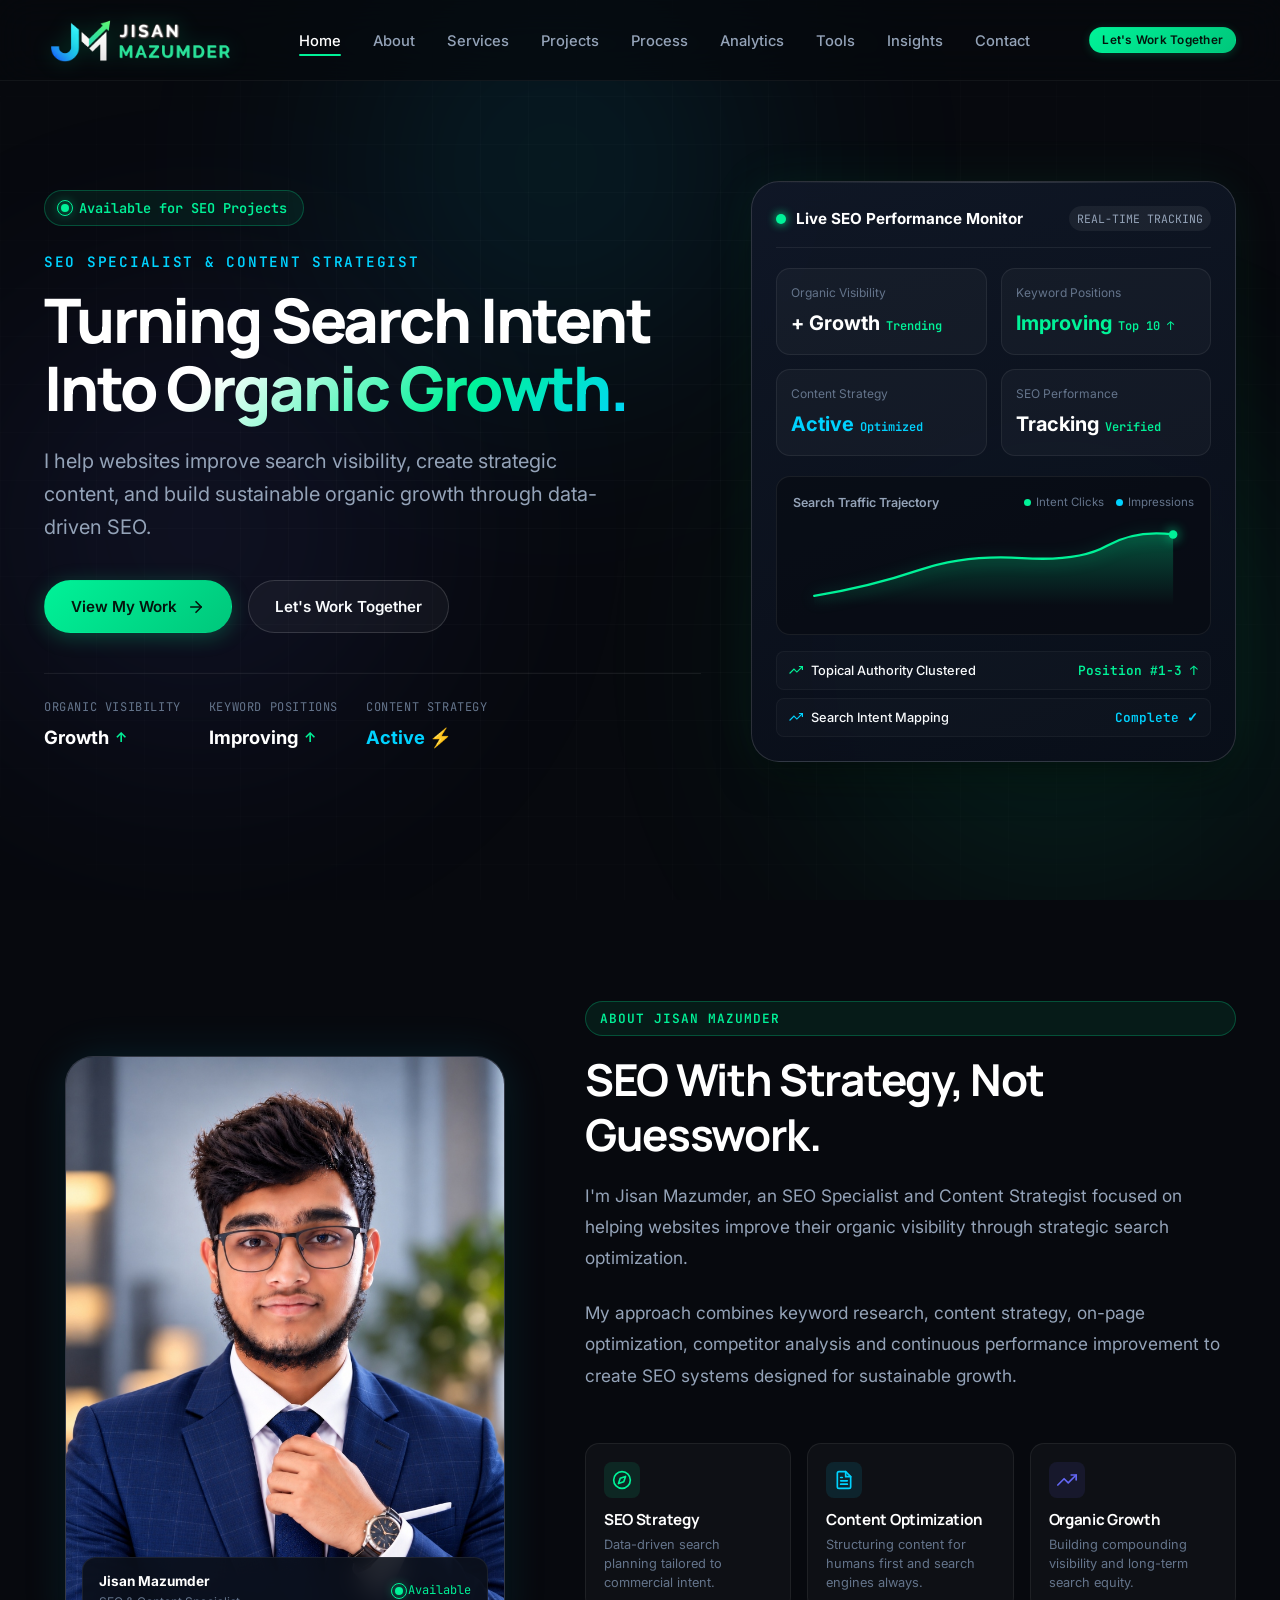
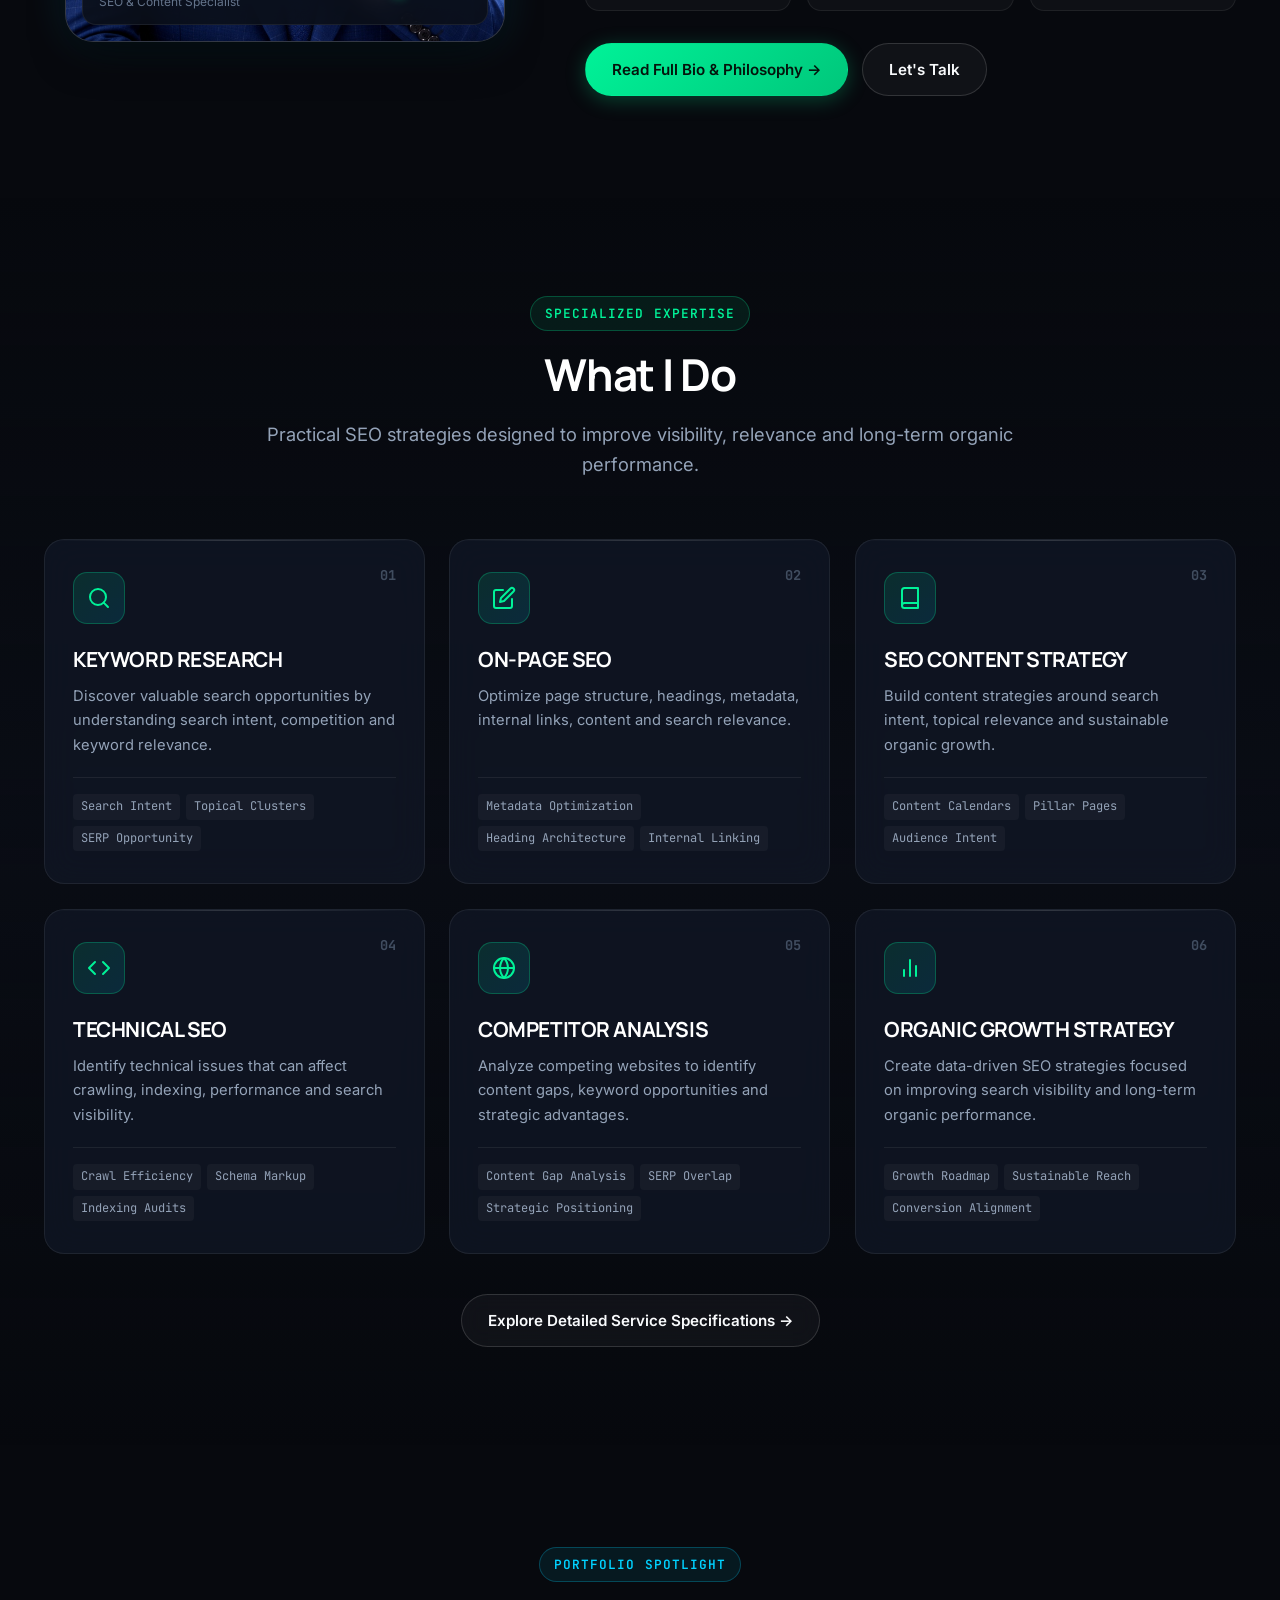
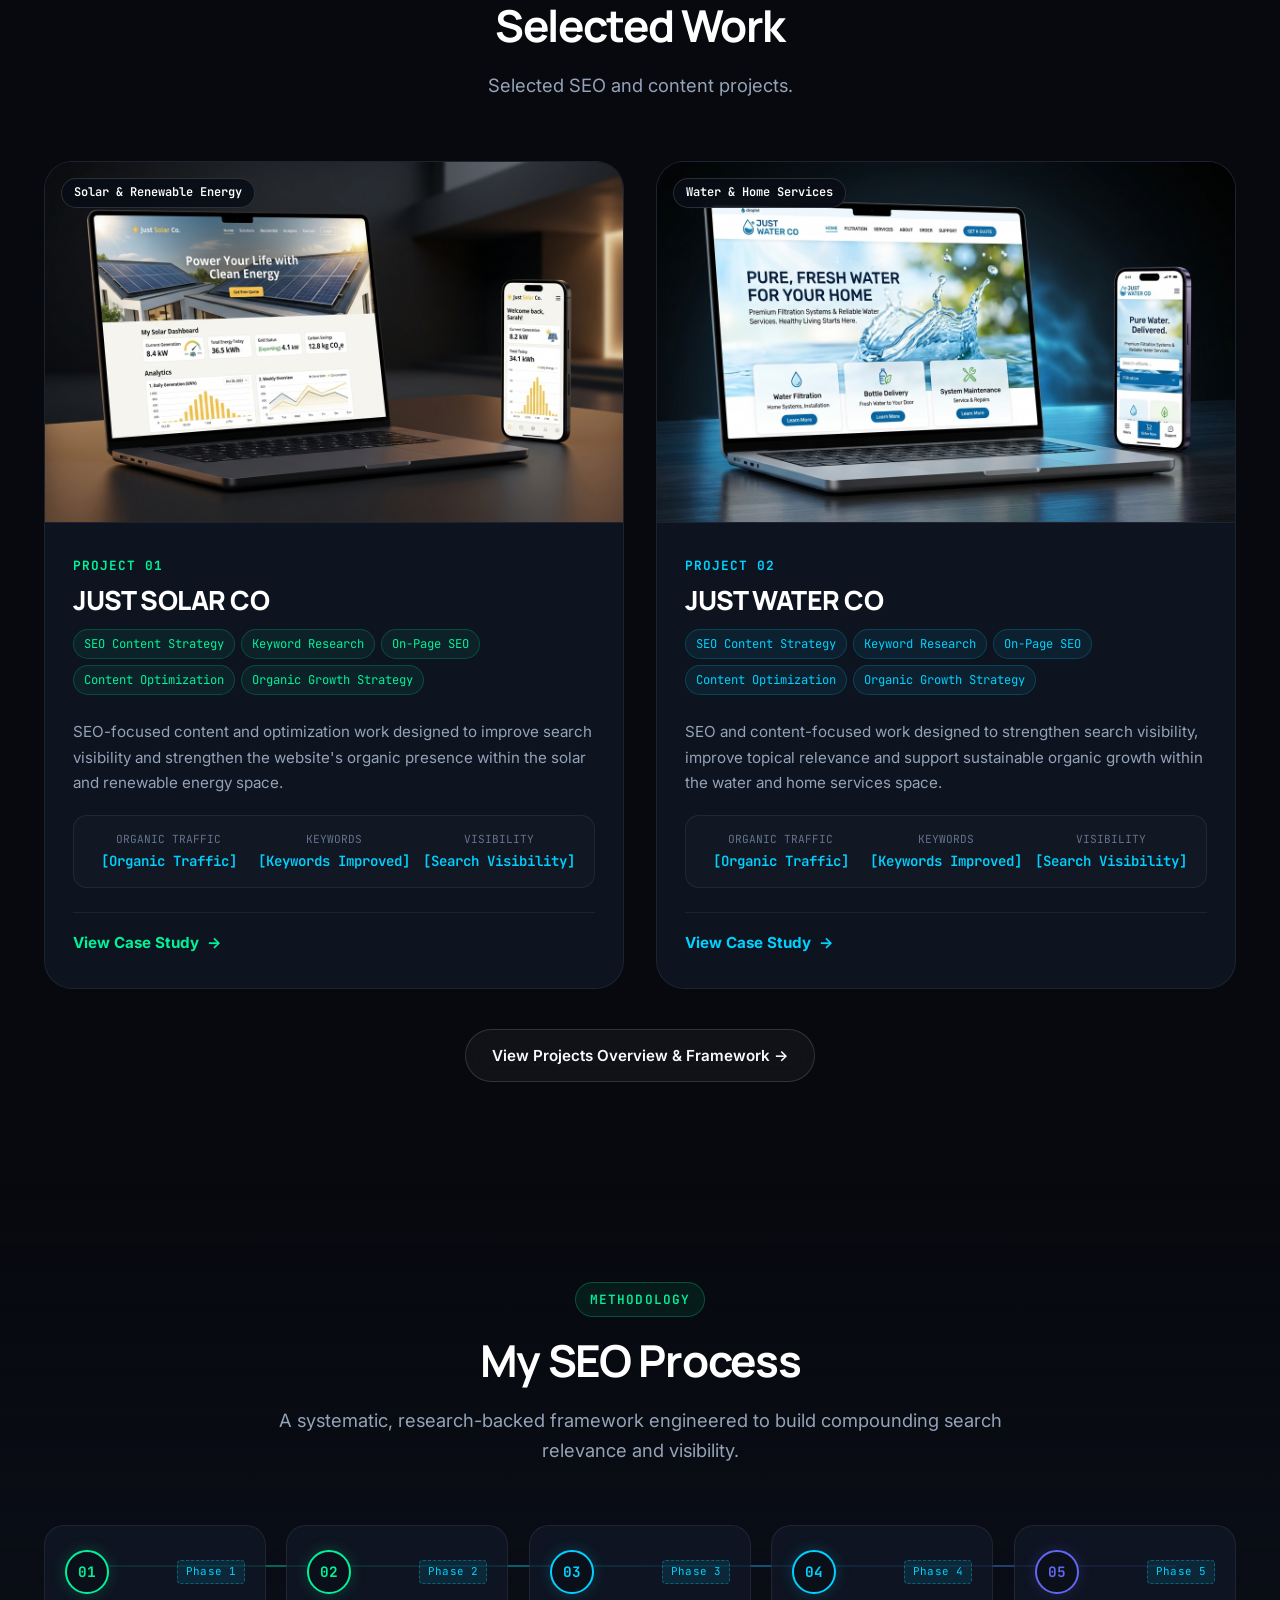
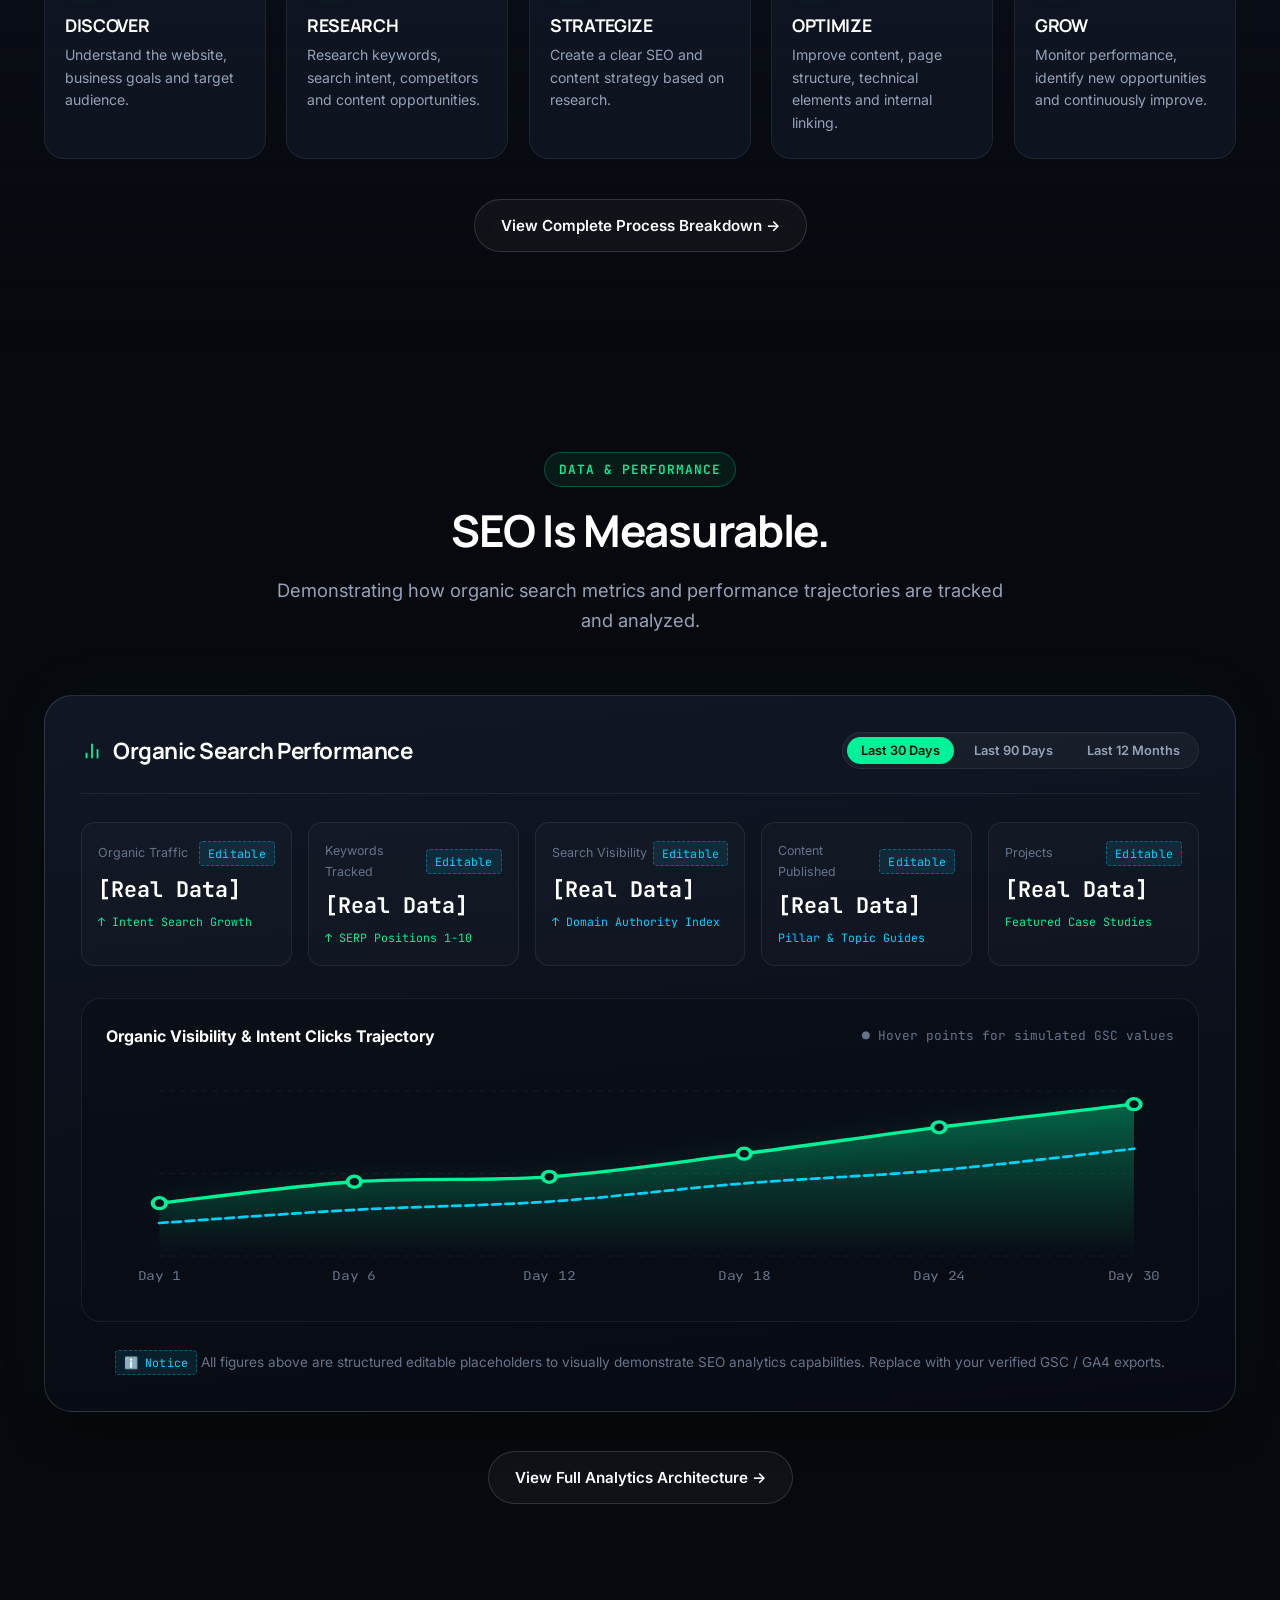
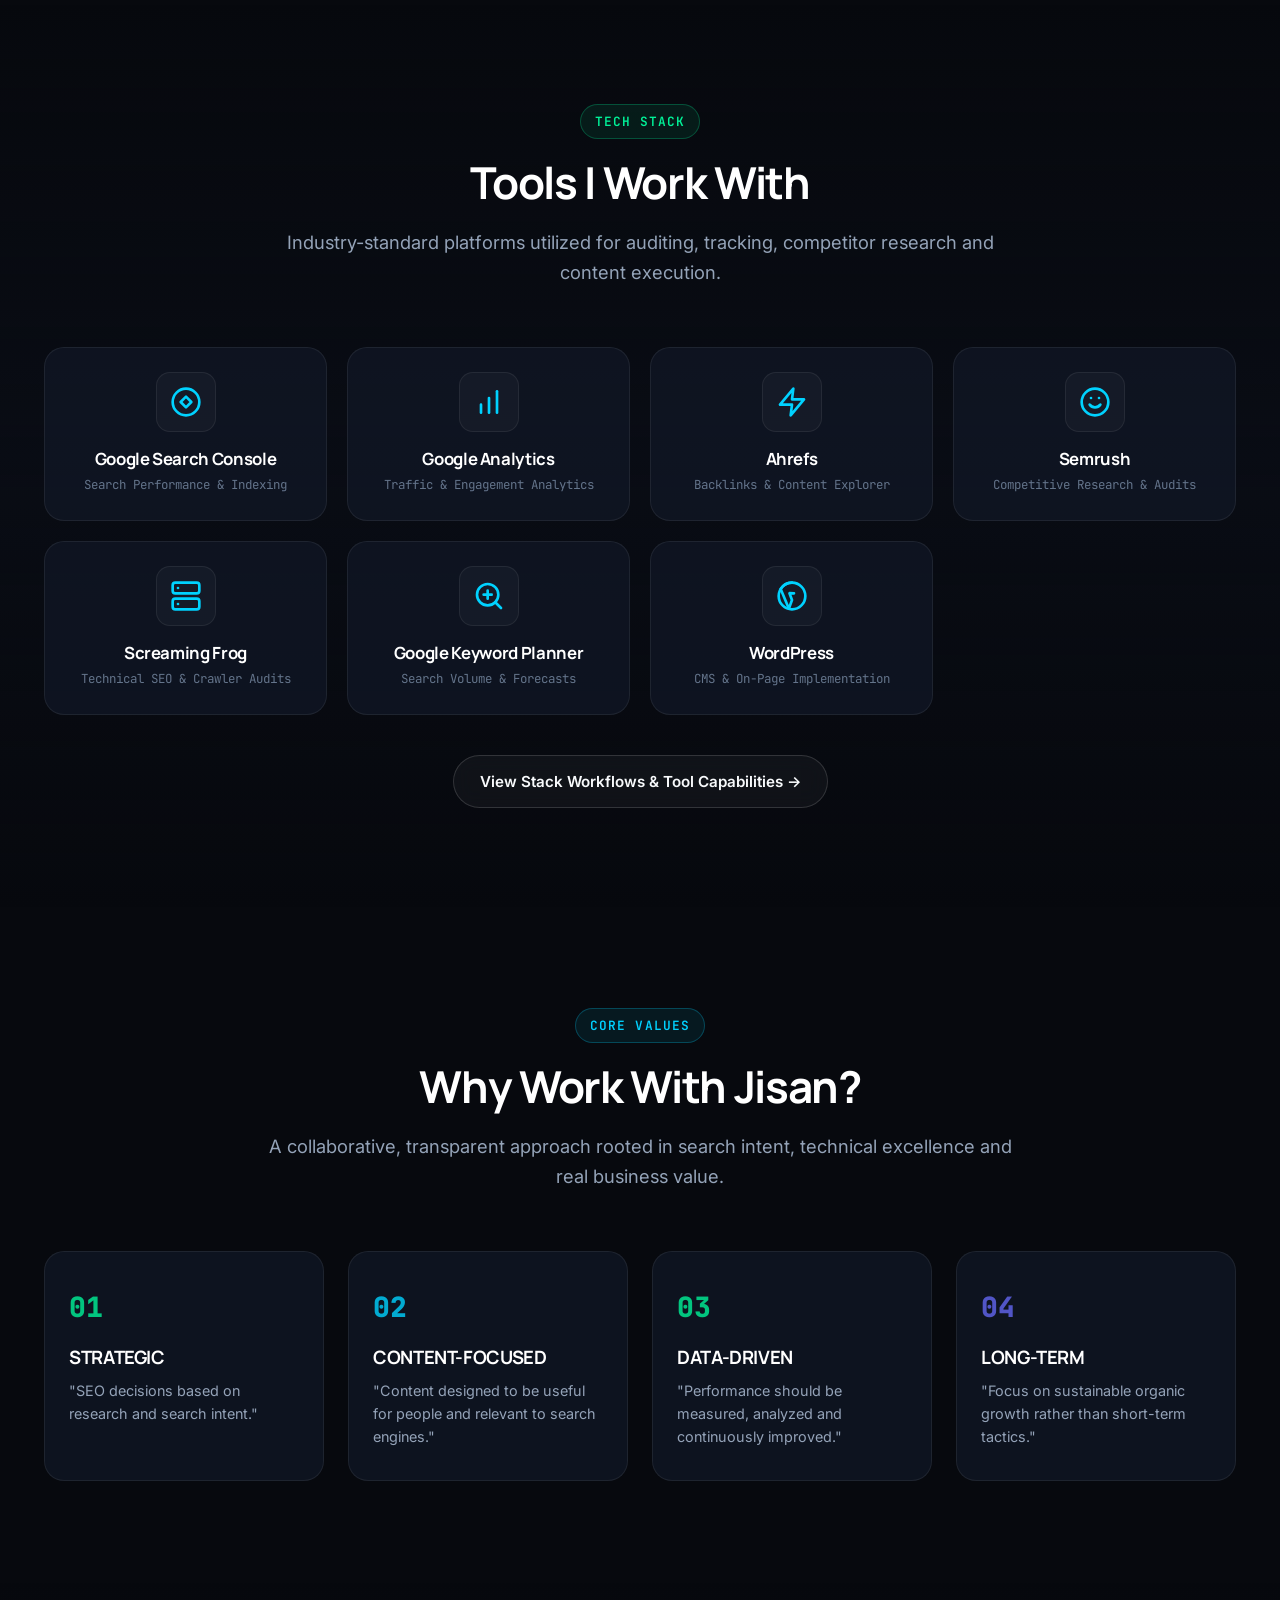
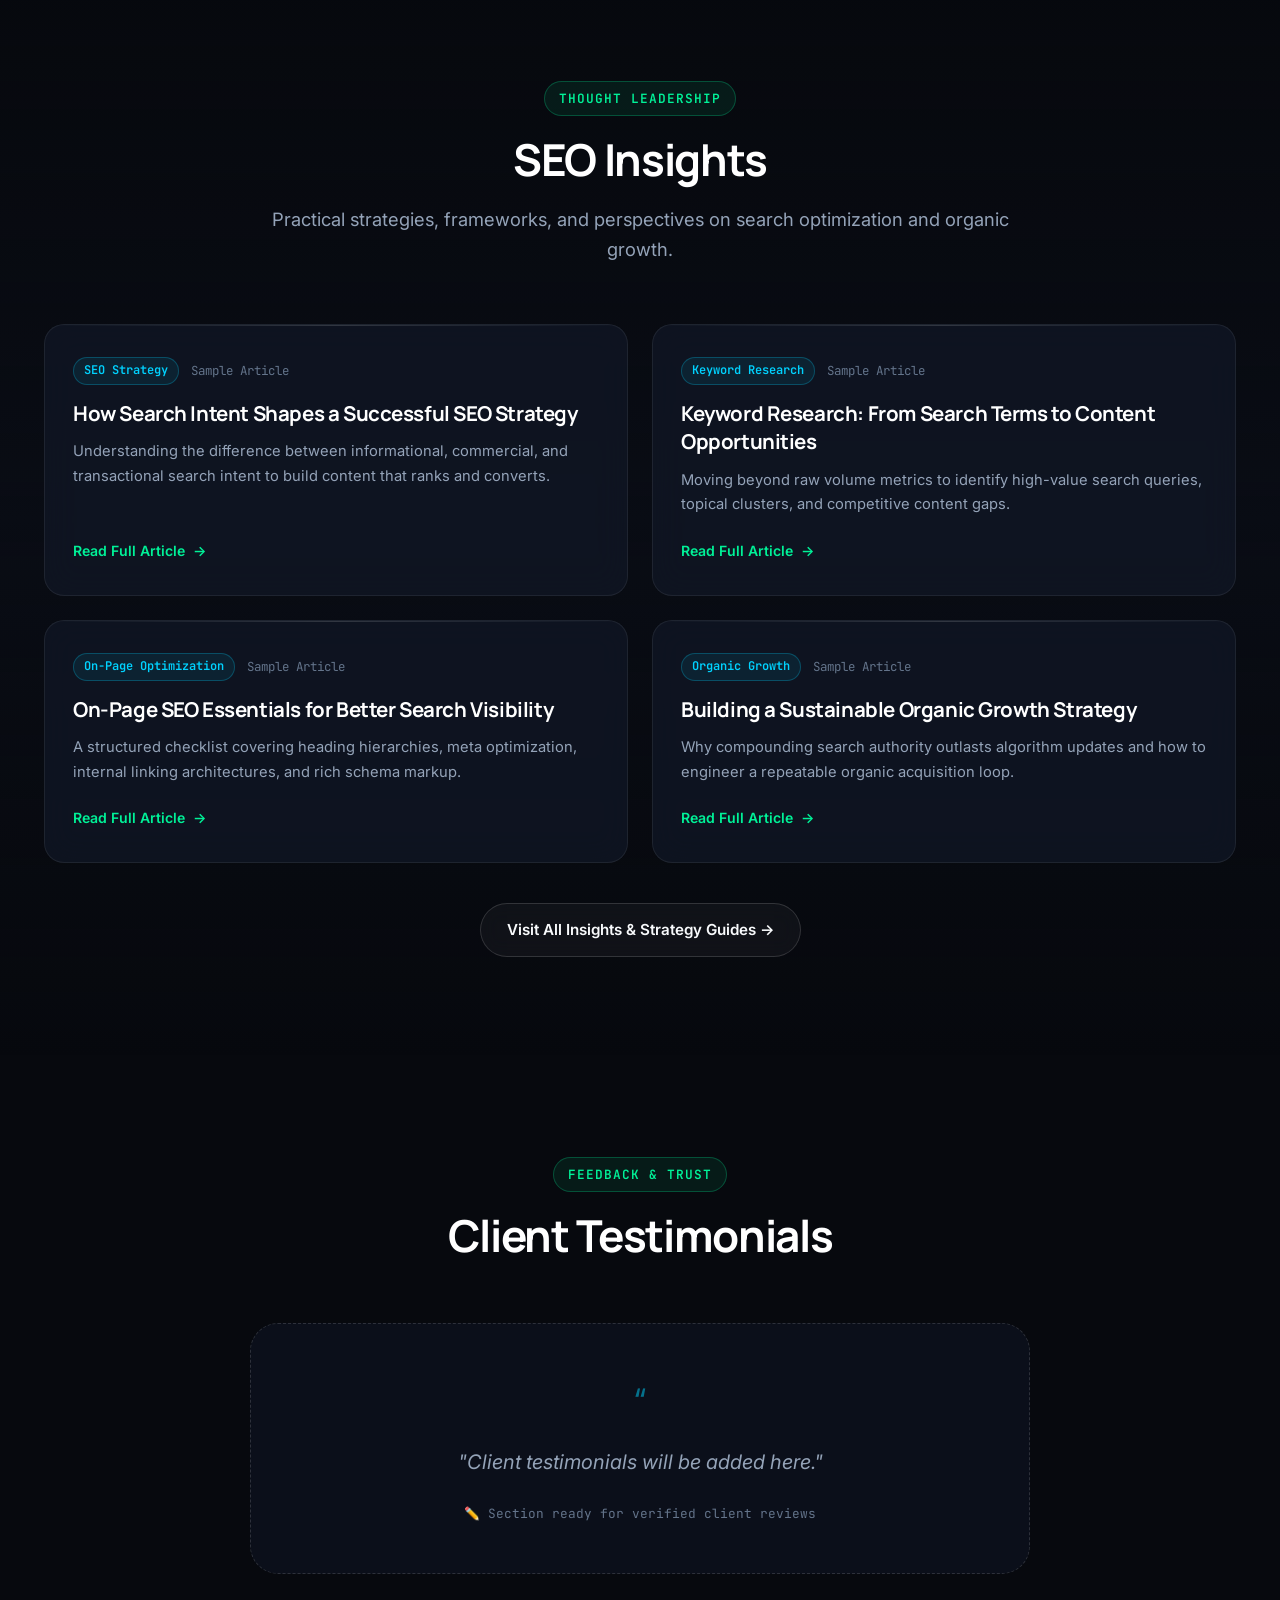
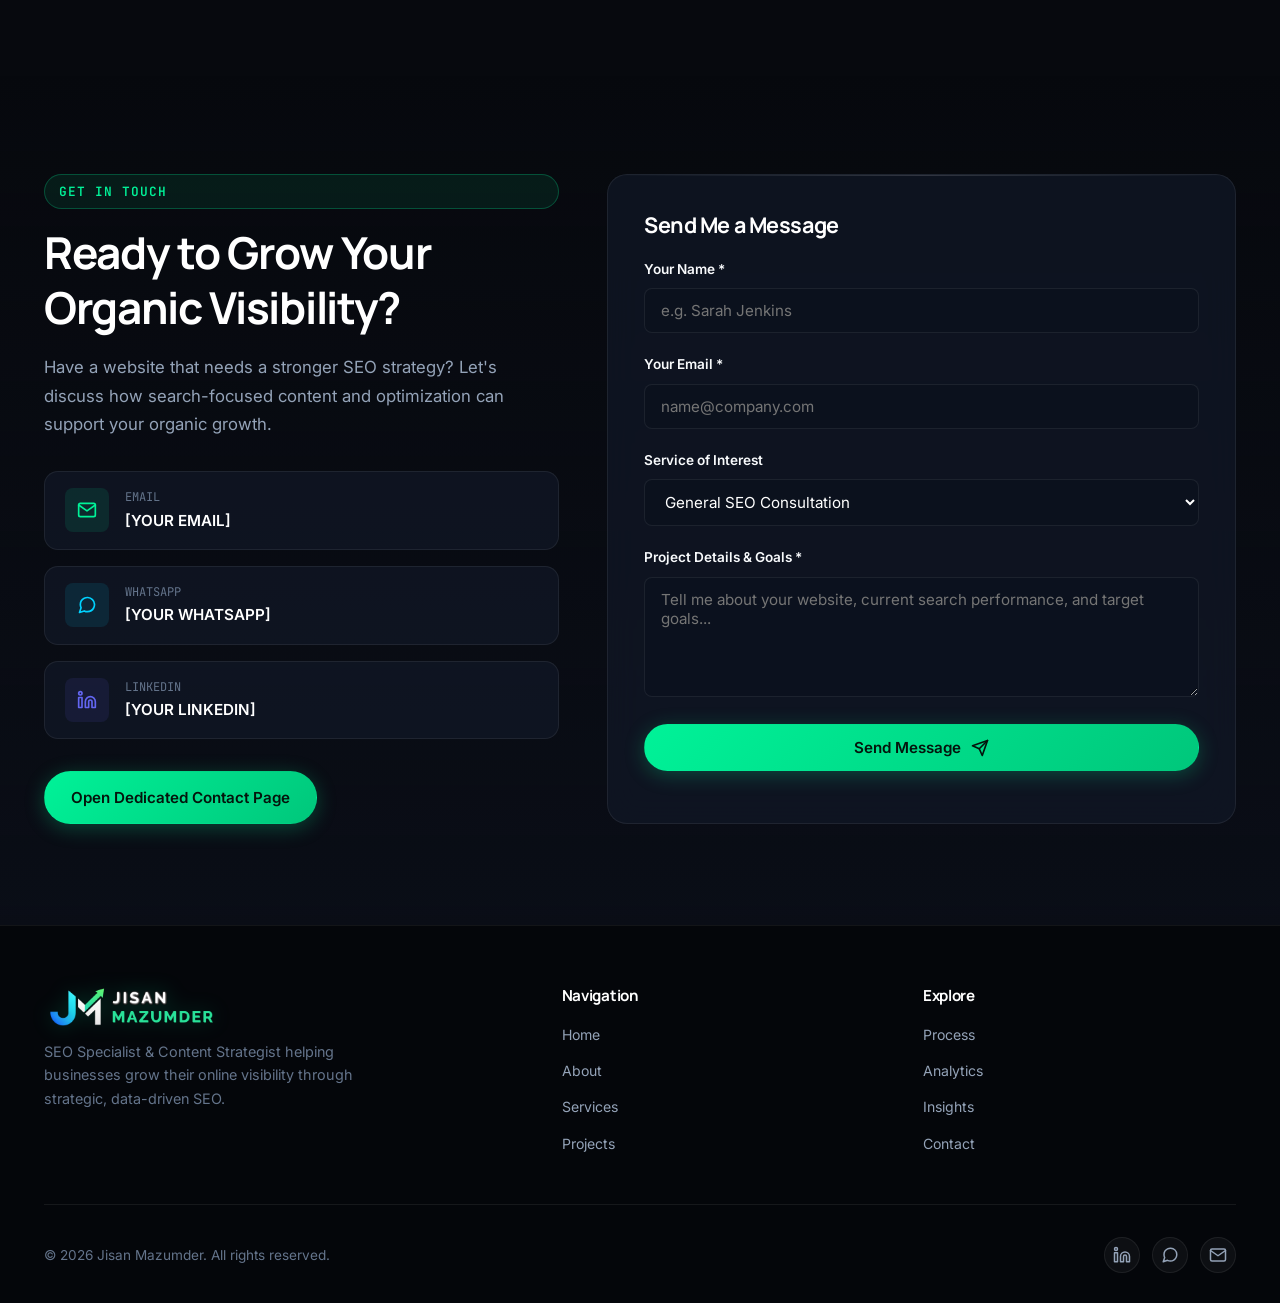
<file: index.html>
<!DOCTYPE html>
<html lang="en">
<head>
  <meta charset="UTF-8">
  <meta name="viewport" content="width=device-width, initial-scale=1.0">
  <meta http-equiv="X-UA-Compatible" content="ie=edge">
  
  <!-- Primary SEO Meta Tags -->
  <title>Jisan Mazumder | SEO Specialist & Content Strategist</title>
  <meta name="title" content="Jisan Mazumder | SEO Specialist & Content Strategist">
  <meta name="description" content="Jisan Mazumder is an SEO Specialist and Content Strategist helping businesses scale organic search traffic through data-driven keyword and content strategies.">
  <meta name="keywords" content="Jisan Mazumder, SEO Specialist, Content Strategist, Organic Growth, Technical SEO, On-Page SEO, Keyword Research, Search Visibility">
  <meta name="author" content="Jisan Mazumder">
  <meta name="robots" content="index, follow">
  <meta name="google-site-verification" content="lybEHG8pIw86VarcWHKl4SY6aerJ1nMFl1O3a2qa80I">
  <link rel="canonical" href="https://jisanmazumder.vercel.app/">

  <!-- Open Graph / Facebook -->
  <meta property="og:type" content="website">
  <meta property="og:url" content="https://jisanmazumder.vercel.app/">
  <meta property="og:title" content="Jisan Mazumder | SEO Specialist & Content Strategist">
  <meta property="og:description" content="Jisan Mazumder is an SEO Specialist and Content Strategist helping businesses scale organic search traffic through data-driven keyword and content strategies.">
  <meta property="og:image" content="assets/jisan-avatar.jpg">
  <meta property="og:site_name" content="Jisan Mazumder">

  <!-- Twitter / X -->
  <meta property="twitter:card" content="summary_large_image">
  <meta property="twitter:url" content="https://jisanmazumder.vercel.app/">
  <meta property="twitter:title" content="Jisan Mazumder | SEO Specialist & Content Strategist">
  <meta property="twitter:description" content="Jisan Mazumder is an SEO Specialist and Content Strategist helping businesses scale organic search traffic through data-driven keyword and content strategies.">
  <meta property="twitter:image" content="assets/jisan-avatar.jpg">

  <!-- Theme & Favicons -->
  <meta name="theme-color" content="#07090e">
  <link rel="preconnect" href="https://fonts.googleapis.com">
  <link rel="preconnect" href="https://fonts.gstatic.com" crossorigin>
  <link rel="icon" type="image/x-icon" href="favicon.ico">
  <link rel="icon" type="image/png" sizes="48x48" href="assets/favicon-48x48.png">
  <link rel="icon" type="image/png" sizes="96x96" href="assets/favicon-96x96.png">
  <link rel="icon" type="image/png" sizes="192x192" href="assets/favicon-192x192.png">
  <link rel="icon" type="image/png" sizes="32x32" href="assets/favicon-32x32.png">
  <link rel="apple-touch-icon" sizes="180x180" href="assets/apple-touch-icon.png">
  <link rel="shortcut icon" href="favicon.ico">
  <link rel="stylesheet" href="css/style.css">



  <!-- JSON-LD Structured Data Schema -->
  <script type="application/ld+json">
  {
    "@context": "https://schema.org",
    "@graph": [
      {
        "@type": "Person",
        "@id": "https://jisanmazumder.vercel.app/#person",
        "name": "Jisan Mazumder",
        "jobTitle": "SEO Specialist & Content Strategist",
        "description": "Jisan Mazumder is an SEO Specialist and Content Strategist focused on helping websites improve search visibility, create strategic content, and build sustainable organic growth.",
        "url": "https://jisanmazumder.vercel.app/",
        "sameAs": [
          "https://www.linkedin.com/in/jisanmazumder"
        ],
        "knowsAbout": [
          "Search Engine Optimization",
          "Keyword Research",
          "On-Page SEO",
          "Technical SEO",
          "Content Strategy",
          "Organic Growth Strategy",
          "Competitor Analysis"
        ]
      },
      {
        "@type": "WebSite",
        "@id": "https://jisanmazumder.vercel.app/#website",
        "url": "https://jisanmazumder.vercel.app/",
        "name": "Jisan Mazumder - SEO Portfolio",
        "publisher": {
          "@id": "https://jisanmazumder.vercel.app/#person"
        }
      }
    ]
  }
  </script>
</head>
<body>

  <!-- Ambient Glow Background -->
  <div class="bg-ambient" aria-hidden="true">
    <div class="bg-ambient-orb bg-ambient-orb-1"></div>
    <div class="bg-ambient-orb bg-ambient-orb-2"></div>
    <div class="bg-ambient-orb bg-ambient-orb-3"></div>
    <div class="bg-grid-pattern"></div>
  </div>

  <!-- Sticky Multi-Page Navigation -->
  <header class="site-header" id="navbar">
    <div class="container">
      <nav class="nav-container" aria-label="Main Navigation">
        <a href="index.html" class="brand-logo" aria-label="Jisan Mazumder Home">
          <img src="assets/logo-nav-transparent.png" alt="Jisan Mazumder Logo" class="brand-logo-full">
        </a>

        <ul class="nav-menu" id="navMenu">
          <li><a href="index.html" class="nav-link active">Home</a></li>
          <li><a href="about.html" class="nav-link">About</a></li>
          <li><a href="services.html" class="nav-link">Services</a></li>
          <li><a href="projects.html" class="nav-link">Projects</a></li>
          <li><a href="process.html" class="nav-link">Process</a></li>
          <li><a href="analytics.html" class="nav-link">Analytics</a></li>
          <li><a href="tools.html" class="nav-link">Tools</a></li>
          <li><a href="insights.html" class="nav-link">Insights</a></li>
          <li><a href="contact.html" class="nav-link">Contact</a></li>
        </ul>

        <div class="nav-actions">
          <a href="contact.html" class="btn btn-primary btn-nav">Let's Work Together</a>
          <button class="menu-toggle" id="menuToggle" aria-label="Toggle Navigation Menu" aria-expanded="false" aria-controls="navMenu">
            <span class="hamburger-line"></span>
          </button>
        </div>
      </nav>
    </div>
  </header>

  <main id="mainContent">

    <!-- HERO SECTION -->
    <section class="hero-section">
      <div class="container">
        <div class="hero-grid">
          
          <div class="hero-content reveal-on-scroll">
            <div class="hero-status-pill">
              <span class="status-dot"></span>
              <span class="status-text">Available for SEO Projects</span>
            </div>

            <div class="hero-role-label">SEO SPECIALIST &amp; CONTENT STRATEGIST</div>

            <h1 class="hero-title">
              Turning Search Intent<br>
              <span class="gradient-text">Into Organic Growth.</span>
            </h1>

            <p class="hero-description">
              I help websites improve search visibility, create strategic content, and build sustainable organic growth through data-driven SEO.
            </p>

            <div class="hero-cta-group">
              <a href="projects.html" class="btn btn-primary">
                View My Work
                <svg width="18" height="18" viewBox="0 0 24 24" fill="none" stroke="currentColor" stroke-width="2.2" stroke-linecap="round" stroke-linejoin="round" aria-hidden="true"><line x1="5" y1="12" x2="19" y2="12"></line><polyline points="12 5 19 12 12 19"></polyline></svg>
              </a>
              <a href="contact.html" class="btn btn-secondary">
                Let's Work Together
              </a>
            </div>

            <div class="hero-quick-stats">
              <div class="quick-stat-item">
                <span class="quick-stat-label">Organic Visibility</span>
                <span class="quick-stat-val">Growth <span class="icon-up">↑</span></span>
              </div>
              <div class="quick-stat-item">
                <span class="quick-stat-label">Keyword Positions</span>
                <span class="quick-stat-val">Improving <span class="icon-up">↑</span></span>
              </div>
              <div class="quick-stat-item">
                <span class="quick-stat-label">Content Strategy</span>
                <span class="quick-stat-val" style="color: var(--accent-cyan);">Active ⚡</span>
              </div>
            </div>
          </div>

          <!-- Hero Right: Interactive Dashboard Widget -->
          <div class="hero-dashboard-widget card-glass reveal-on-scroll delay-1" aria-label="SEO Analytics Dashboard Widget">
            <div class="widget-header">
              <div class="widget-title-area">
                <div class="widget-signal-dot"></div>
                <div class="widget-title">Live SEO Performance Monitor</div>
              </div>
              <div class="widget-tag">REAL-TIME TRACKING</div>
            </div>

            <div class="widget-metrics-grid">
              <div class="metric-box">
                <div class="metric-box-title">Organic Visibility</div>
                <div class="metric-box-val">
                  <span>+ Growth</span>
                  <span class="metric-growth-pill">Trending</span>
                </div>
              </div>
              <div class="metric-box">
                <div class="metric-box-title">Keyword Positions</div>
                <div class="metric-box-val">
                  <span style="color: var(--accent-green);">Improving</span>
                  <span class="metric-growth-pill">Top 10 ↑</span>
                </div>
              </div>
              <div class="metric-box">
                <div class="metric-box-title">Content Strategy</div>
                <div class="metric-box-val">
                  <span style="color: var(--accent-cyan);">Active</span>
                  <span class="metric-growth-pill" style="color: var(--accent-cyan);">Optimized</span>
                </div>
              </div>
              <div class="metric-box">
                <div class="metric-box-title">SEO Performance</div>
                <div class="metric-box-val">
                  <span>Tracking</span>
                  <span class="metric-growth-pill">Verified</span>
                </div>
              </div>
            </div>

            <div class="widget-chart-wrapper">
              <div class="widget-chart-header">
                <span class="widget-chart-label">Search Traffic Trajectory</span>
                <div class="widget-chart-legend">
                  <span class="legend-item"><span class="legend-dot green"></span> Intent Clicks</span>
                  <span class="legend-item"><span class="legend-dot cyan"></span> Impressions</span>
                </div>
              </div>
              <svg class="mini-chart-svg" viewBox="0 0 400 90" fill="none" xmlns="http://www.w3.org/2000/svg" aria-hidden="true">
                <defs>
                  <linearGradient id="greenGradient" x1="0" y1="0" x2="0" y2="1">
                    <stop offset="0%" stop-color="#00f298" stop-opacity="0.3"/>
                    <stop offset="100%" stop-color="#00f298" stop-opacity="0.0"/>
                  </linearGradient>
                </defs>
                <path d="M 10 75 Q 70 65, 120 48 T 230 35 T 320 22 T 390 10 L 390 85 L 10 85 Z" class="chart-area-green" />
                <path d="M 10 75 Q 70 65, 120 48 T 230 35 T 320 22 T 390 10" class="chart-line-green" />
                <circle cx="390" cy="10" r="4.5" fill="#00f298" filter="drop-shadow(0 0 6px #00f298)"/>
              </svg>
            </div>

            <div class="widget-keywords-list">
              <div class="kw-row">
                <div class="kw-name">
                  <svg width="14" height="14" viewBox="0 0 24 24" fill="none" stroke="currentColor" stroke-width="2" color="#00f298" aria-hidden="true"><polyline points="23 6 13.5 15.5 8.5 10.5 1 18"></polyline><polyline points="17 6 23 6 23 12"></polyline></svg>
                  <span>Topical Authority Clustered</span>
                </div>
                <span class="kw-rank">Position #1-3 ↑</span>
              </div>
              <div class="kw-row">
                <div class="kw-name">
                  <svg width="14" height="14" viewBox="0 0 24 24" fill="none" stroke="currentColor" stroke-width="2" color="#00d2ff" aria-hidden="true"><polyline points="23 6 13.5 15.5 8.5 10.5 1 18"></polyline><polyline points="17 6 23 6 23 12"></polyline></svg>
                  <span>Search Intent Mapping</span>
                </div>
                <span class="kw-rank" style="color: var(--accent-cyan);">Complete ✓</span>
              </div>
            </div>

          </div>

        </div>
      </div>
    </section>

    <!-- ABOUT SECTION PREVIEW -->
    <section class="section">
      <div class="container">
        <div class="about-grid">
          
          <div class="about-image-wrapper reveal-on-scroll">
            <div class="about-photo-card">
              <img src="assets/jisan-avatar.jpg" alt="Jisan Mazumder - SEO Specialist and Content Strategist" class="about-photo" loading="lazy">
              <div class="about-photo-badge">
                <div>
                  <div class="about-badge-role">Jisan Mazumder</div>
                  <div style="font-size: 0.75rem; color: var(--text-muted);">SEO &amp; Content Specialist</div>
                </div>
                <div class="about-badge-status">
                  <span class="status-dot"></span> Available
                </div>
              </div>
            </div>
          </div>

          <div class="about-content-area reveal-on-scroll delay-1">
            <div class="section-badge">ABOUT JISAN MAZUMDER</div>
            <h2 class="section-title">SEO With Strategy, Not Guesswork.</h2>
            
            <p class="about-copy">
              I'm Jisan Mazumder, an SEO Specialist and Content Strategist focused on helping websites improve their organic visibility through strategic search optimization.
            </p>
            <p class="about-copy">
              My approach combines keyword research, content strategy, on-page optimization, competitor analysis and continuous performance improvement to create SEO systems designed for sustainable growth.
            </p>

            <div class="about-highlights-grid">
              <div class="highlight-card">
                <div class="highlight-icon">
                  <svg width="20" height="20" viewBox="0 0 24 24" fill="none" stroke="currentColor" stroke-width="2" stroke-linecap="round" stroke-linejoin="round" aria-hidden="true"><circle cx="12" cy="12" r="10"></circle><polygon points="16.24 7.76 14.12 14.12 7.76 16.24 9.88 9.88 16.24 7.76"></polygon></svg>
                </div>
                <h3 class="highlight-title">SEO Strategy</h3>
                <p class="highlight-desc">Data-driven search planning tailored to commercial intent.</p>
              </div>

              <div class="highlight-card cyan">
                <div class="highlight-icon">
                  <svg width="20" height="20" viewBox="0 0 24 24" fill="none" stroke="currentColor" stroke-width="2" stroke-linecap="round" stroke-linejoin="round" aria-hidden="true"><path d="M14 2H6a2 2 0 0 0-2 2v16a2 2 0 0 0 2 2h12a2 2 0 0 0 2-2V8z"></path><polyline points="14 2 14 8 20 8"></polyline><line x1="16" y1="13" x2="8" y2="13"></line><line x1="16" y1="17" x2="8" y2="17"></line><polyline points="10 9 9 9 8 9"></polyline></svg>
                </div>
                <h3 class="highlight-title">Content Optimization</h3>
                <p class="highlight-desc">Structuring content for humans first and search engines always.</p>
              </div>

              <div class="highlight-card indigo">
                <div class="highlight-icon">
                  <svg width="20" height="20" viewBox="0 0 24 24" fill="none" stroke="currentColor" stroke-width="2" stroke-linecap="round" stroke-linejoin="round" aria-hidden="true"><polyline points="23 6 13.5 15.5 8.5 10.5 1 18"></polyline><polyline points="17 6 23 6 23 12"></polyline></svg>
                </div>
                <h3 class="highlight-title">Organic Growth</h3>
                <p class="highlight-desc">Building compounding visibility and long-term search equity.</p>
              </div>
            </div>

            <div style="display: flex; gap: 14px; flex-wrap: wrap;">
              <a href="about.html" class="btn btn-primary">
                Read Full Bio &amp; Philosophy →
              </a>
              <a href="contact.html" class="btn btn-secondary">
                Let's Talk
              </a>
            </div>

          </div>

        </div>
      </div>
    </section>

    <!-- SERVICES SECTION PREVIEW -->
    <section class="section" style="background: linear-gradient(180deg, rgba(7, 9, 14, 0), rgba(11, 15, 25, 0.6) 50%, rgba(7, 9, 14, 0));">
      <div class="container">
        
        <div class="section-header reveal-on-scroll">
          <div class="section-badge">SPECIALIZED EXPERTISE</div>
          <h2 class="section-title">What I Do</h2>
          <p class="section-subtitle">
            Practical SEO strategies designed to improve visibility, relevance and long-term organic performance.
          </p>
        </div>

        <div class="services-grid">
          
          <div class="card-glass service-card reveal-on-scroll">
            <span class="service-num">01</span>
            <div>
              <div class="service-icon-box">
                <svg width="24" height="24" viewBox="0 0 24 24" fill="none" stroke="currentColor" stroke-width="2" stroke-linecap="round" stroke-linejoin="round" aria-hidden="true"><circle cx="11" cy="11" r="8"></circle><line x1="21" y1="21" x2="16.65" y2="16.65"></line></svg>
              </div>
              <h3 class="service-title">KEYWORD RESEARCH</h3>
              <p class="service-desc">
                Discover valuable search opportunities by understanding search intent, competition and keyword relevance.
              </p>
            </div>
            <div class="service-deliverables">
              <span class="deliv-tag">Search Intent</span>
              <span class="deliv-tag">Topical Clusters</span>
              <span class="deliv-tag">SERP Opportunity</span>
            </div>
          </div>

          <div class="card-glass service-card reveal-on-scroll delay-1">
            <span class="service-num">02</span>
            <div>
              <div class="service-icon-box">
                <svg width="24" height="24" viewBox="0 0 24 24" fill="none" stroke="currentColor" stroke-width="2" stroke-linecap="round" stroke-linejoin="round" aria-hidden="true"><path d="M11 4H4a2 2 0 0 0-2 2v14a2 2 0 0 0 2 2h14a2 2 0 0 0 2-2v-7"></path><path d="M18.5 2.5a2.121 2.121 0 0 1 3 3L12 15l-4 1 1-4 9.5-9.5z"></path></svg>
              </div>
              <h3 class="service-title">ON-PAGE SEO</h3>
              <p class="service-desc">
                Optimize page structure, headings, metadata, internal links, content and search relevance.
              </p>
            </div>
            <div class="service-deliverables">
              <span class="deliv-tag">Metadata Optimization</span>
              <span class="deliv-tag">Heading Architecture</span>
              <span class="deliv-tag">Internal Linking</span>
            </div>
          </div>

          <div class="card-glass service-card reveal-on-scroll delay-2">
            <span class="service-num">03</span>
            <div>
              <div class="service-icon-box">
                <svg width="24" height="24" viewBox="0 0 24 24" fill="none" stroke="currentColor" stroke-width="2" stroke-linecap="round" stroke-linejoin="round" aria-hidden="true"><path d="M4 19.5A2.5 2.5 0 0 1 6.5 17H20"></path><path d="M6.5 2H20v20H6.5A2.5 2.5 0 0 1 4 19.5v-15A2.5 2.5 0 0 1 6.5 2z"></path></svg>
              </div>
              <h3 class="service-title">SEO CONTENT STRATEGY</h3>
              <p class="service-desc">
                Build content strategies around search intent, topical relevance and sustainable organic growth.
              </p>
            </div>
            <div class="service-deliverables">
              <span class="deliv-tag">Content Calendars</span>
              <span class="deliv-tag">Pillar Pages</span>
              <span class="deliv-tag">Audience Intent</span>
            </div>
          </div>

          <div class="card-glass service-card reveal-on-scroll">
            <span class="service-num">04</span>
            <div>
              <div class="service-icon-box">
                <svg width="24" height="24" viewBox="0 0 24 24" fill="none" stroke="currentColor" stroke-width="2" stroke-linecap="round" stroke-linejoin="round" aria-hidden="true"><polyline points="16 18 22 12 16 6"></polyline><polyline points="8 6 2 12 8 18"></polyline></svg>
              </div>
              <h3 class="service-title">TECHNICAL SEO</h3>
              <p class="service-desc">
                Identify technical issues that can affect crawling, indexing, performance and search visibility.
              </p>
            </div>
            <div class="service-deliverables">
              <span class="deliv-tag">Crawl Efficiency</span>
              <span class="deliv-tag">Schema Markup</span>
              <span class="deliv-tag">Indexing Audits</span>
            </div>
          </div>

          <div class="card-glass service-card reveal-on-scroll delay-1">
            <span class="service-num">05</span>
            <div>
              <div class="service-icon-box">
                <svg width="24" height="24" viewBox="0 0 24 24" fill="none" stroke="currentColor" stroke-width="2" stroke-linecap="round" stroke-linejoin="round" aria-hidden="true"><circle cx="12" cy="12" r="10"></circle><line x1="2" y1="12" x2="22" y2="12"></line><path d="M12 2a15.3 15.3 0 0 1 4 10 15.3 15.3 0 0 1-4 10 15.3 15.3 0 0 1-4-10 15.3 15.3 0 0 1 4-10z"></path></svg>
              </div>
              <h3 class="service-title">COMPETITOR ANALYSIS</h3>
              <p class="service-desc">
                Analyze competing websites to identify content gaps, keyword opportunities and strategic advantages.
              </p>
            </div>
            <div class="service-deliverables">
              <span class="deliv-tag">Content Gap Analysis</span>
              <span class="deliv-tag">SERP Overlap</span>
              <span class="deliv-tag">Strategic Positioning</span>
            </div>
          </div>

          <div class="card-glass service-card reveal-on-scroll delay-2">
            <span class="service-num">06</span>
            <div>
              <div class="service-icon-box">
                <svg width="24" height="24" viewBox="0 0 24 24" fill="none" stroke="currentColor" stroke-width="2" stroke-linecap="round" stroke-linejoin="round" aria-hidden="true"><path d="M18 20V10"></path><path d="M12 20V4"></path><path d="M6 20v-6"></path></svg>
              </div>
              <h3 class="service-title">ORGANIC GROWTH STRATEGY</h3>
              <p class="service-desc">
                Create data-driven SEO strategies focused on improving search visibility and long-term organic performance.
              </p>
            </div>
            <div class="service-deliverables">
              <span class="deliv-tag">Growth Roadmap</span>
              <span class="deliv-tag">Sustainable Reach</span>
              <span class="deliv-tag">Conversion Alignment</span>
            </div>
          </div>

        </div>

        <div style="text-align: center; margin-top: 40px;">
          <a href="services.html" class="btn btn-secondary">
            Explore Detailed Service Specifications →
          </a>
        </div>

      </div>
    </section>

    <!-- FEATURED PROJECTS SECTION (JUST SOLAR CO & JUST WATER CO ONLY) -->
    <section class="section">
      <div class="container">
        
        <div class="section-header reveal-on-scroll">
          <div class="section-badge cyan">PORTFOLIO SPOTLIGHT</div>
          <h2 class="section-title">Selected Work</h2>
          <p class="section-subtitle">
            Selected SEO and content projects.
          </p>
        </div>

        <div class="projects-grid">
          
          <!-- PROJECT 01: JUST SOLAR CO -->
          <article class="card-glass project-card reveal-on-scroll">
            <div class="project-media-wrapper">
              <img src="assets/just-solar.jpg" alt="Just Solar Co SEO and Content Case Study" class="project-image" loading="lazy">
              <div class="project-badge-overlay">
                <span class="project-industry-pill">Solar &amp; Renewable Energy</span>
              </div>
            </div>

            <div class="project-body">
              <div class="project-num">PROJECT 01</div>
              <h3 class="project-title">JUST SOLAR CO</h3>
              
              <div class="project-services-list">
                <span class="project-service-tag">SEO Content Strategy</span>
                <span class="project-service-tag">Keyword Research</span>
                <span class="project-service-tag">On-Page SEO</span>
                <span class="project-service-tag">Content Optimization</span>
                <span class="project-service-tag">Organic Growth Strategy</span>
              </div>

              <p class="project-desc">
                SEO-focused content and optimization work designed to improve search visibility and strengthen the website's organic presence within the solar and renewable energy space.
              </p>

              <div class="project-metrics-preview">
                <div class="p-metric-item">
                  <span class="p-metric-label">Organic Traffic</span>
                  <span class="p-metric-value">[Organic Traffic]</span>
                </div>
                <div class="p-metric-item">
                  <span class="p-metric-label">Keywords</span>
                  <span class="p-metric-value">[Keywords Improved]</span>
                </div>
                <div class="p-metric-item">
                  <span class="p-metric-label">Visibility</span>
                  <span class="p-metric-value">[Search Visibility]</span>
                </div>
              </div>

              <div class="project-actions">
                <a href="project-just-solar.html" class="btn-view-study">
                  <span>View Case Study</span>
                  <span aria-hidden="true">→</span>
                </a>
              </div>
            </div>
          </article>

          <!-- PROJECT 02: JUST WATER CO -->
          <article class="card-glass project-card water reveal-on-scroll delay-1">
            <div class="project-media-wrapper">
              <img src="assets/just-water.jpg" alt="Just Water Co SEO and Content Case Study" class="project-image" loading="lazy">
              <div class="project-badge-overlay">
                <span class="project-industry-pill">Water &amp; Home Services</span>
              </div>
            </div>

            <div class="project-body">
              <div class="project-num" style="color: var(--accent-cyan);">PROJECT 02</div>
              <h3 class="project-title">JUST WATER CO</h3>
              
              <div class="project-services-list">
                <span class="project-service-tag">SEO Content Strategy</span>
                <span class="project-service-tag">Keyword Research</span>
                <span class="project-service-tag">On-Page SEO</span>
                <span class="project-service-tag">Content Optimization</span>
                <span class="project-service-tag">Organic Growth Strategy</span>
              </div>

              <p class="project-desc">
                SEO and content-focused work designed to strengthen search visibility, improve topical relevance and support sustainable organic growth within the water and home services space.
              </p>

              <div class="project-metrics-preview">
                <div class="p-metric-item">
                  <span class="p-metric-label">Organic Traffic</span>
                  <span class="p-metric-value">[Organic Traffic]</span>
                </div>
                <div class="p-metric-item">
                  <span class="p-metric-label">Keywords</span>
                  <span class="p-metric-value">[Keywords Improved]</span>
                </div>
                <div class="p-metric-item">
                  <span class="p-metric-label">Visibility</span>
                  <span class="p-metric-value">[Search Visibility]</span>
                </div>
              </div>

              <div class="project-actions">
                <a href="project-just-water.html" class="btn-view-study">
                  <span>View Case Study</span>
                  <span aria-hidden="true">→</span>
                </a>
              </div>
            </div>
          </article>

        </div>

        <div style="text-align: center; margin-top: 40px;">
          <a href="projects.html" class="btn btn-secondary">
            View Projects Overview &amp; Framework →
          </a>
        </div>

      </div>
    </section>

    <!-- SEO PROCESS SECTION -->
    <section class="section" style="background: linear-gradient(180deg, rgba(7, 9, 14, 0), rgba(11, 15, 25, 0.7) 50%, rgba(7, 9, 14, 0));">
      <div class="container">
        
        <div class="section-header reveal-on-scroll">
          <div class="section-badge">METHODOLOGY</div>
          <h2 class="section-title">My SEO Process</h2>
          <p class="section-subtitle">
            A systematic, research-backed framework engineered to build compounding search relevance and visibility.
          </p>
        </div>

        <div class="process-timeline">
          
          <div class="process-step-card reveal-on-scroll">
            <div class="step-node-header">
              <div class="step-circle">01</div>
              <span class="badge-editable" style="font-size: 0.68rem;">Phase 1</span>
            </div>
            <h3 class="step-title">DISCOVER</h3>
            <p class="step-desc">
              Understand the website, business goals and target audience.
            </p>
          </div>

          <div class="process-step-card reveal-on-scroll delay-1">
            <div class="step-node-header">
              <div class="step-circle">02</div>
              <span class="badge-editable" style="font-size: 0.68rem;">Phase 2</span>
            </div>
            <h3 class="step-title">RESEARCH</h3>
            <p class="step-desc">
              Research keywords, search intent, competitors and content opportunities.
            </p>
          </div>

          <div class="process-step-card reveal-on-scroll delay-2">
            <div class="step-node-header">
              <div class="step-circle cyan">03</div>
              <span class="badge-editable" style="font-size: 0.68rem;">Phase 3</span>
            </div>
            <h3 class="step-title">STRATEGIZE</h3>
            <p class="step-desc">
              Create a clear SEO and content strategy based on research.
            </p>
          </div>

          <div class="process-step-card reveal-on-scroll delay-3">
            <div class="step-node-header">
              <div class="step-circle cyan">04</div>
              <span class="badge-editable" style="font-size: 0.68rem;">Phase 4</span>
            </div>
            <h3 class="step-title">OPTIMIZE</h3>
            <p class="step-desc">
              Improve content, page structure, technical elements and internal linking.
            </p>
          </div>

          <div class="process-step-card reveal-on-scroll delay-4">
            <div class="step-node-header">
              <div class="step-circle indigo">05</div>
              <span class="badge-editable" style="font-size: 0.68rem;">Phase 5</span>
            </div>
            <h3 class="step-title">GROW</h3>
            <p class="step-desc">
              Monitor performance, identify new opportunities and continuously improve.
            </p>
          </div>

        </div>

        <div style="text-align: center; margin-top: 40px;">
          <a href="process.html" class="btn btn-secondary">
            View Complete Process Breakdown →
          </a>
        </div>

      </div>
    </section>

    <!-- SEO DASHBOARD SECTION ("SEO Is Measurable.") -->
    <section class="section">
      <div class="container">
        
        <div class="section-header reveal-on-scroll">
          <div class="section-badge">DATA &amp; PERFORMANCE</div>
          <h2 class="section-title">SEO Is Measurable.</h2>
          <p class="section-subtitle">
            Demonstrating how organic search metrics and performance trajectories are tracked and analyzed.
          </p>
        </div>

        <div class="dashboard-display-card reveal-on-scroll">
          
          <div class="dash-topbar">
            <div class="dash-title-group">
              <h3>
                <svg width="22" height="22" viewBox="0 0 24 24" fill="none" stroke="currentColor" stroke-width="2" color="#00f298" aria-hidden="true"><line x1="18" y1="20" x2="18" y2="10"></line><line x1="12" y1="20" x2="12" y2="4"></line><line x1="6" y1="20" x2="6" y2="14"></line></svg>
                Organic Search Performance
              </h3>
            </div>

            <div class="dash-time-filter" role="tablist" aria-label="Timeframe selection">
              <button type="button" class="filter-btn active" data-range="30d">Last 30 Days</button>
              <button type="button" class="filter-btn" data-range="90d">Last 90 Days</button>
              <button type="button" class="filter-btn" data-range="12m">Last 12 Months</button>
            </div>
          </div>

          <div class="dash-metrics-5grid">
            
            <div class="dash-metric-card">
              <div class="d-metric-label">
                <span>Organic Traffic</span>
                <span class="badge-editable">Editable</span>
              </div>
              <div class="d-metric-value">[Real Data]</div>
              <div class="d-metric-sub">↑ Intent Search Growth</div>
            </div>

            <div class="dash-metric-card">
              <div class="d-metric-label">
                <span>Keywords Tracked</span>
                <span class="badge-editable">Editable</span>
              </div>
              <div class="d-metric-value">[Real Data]</div>
              <div class="d-metric-sub">↑ SERP Positions 1-10</div>
            </div>

            <div class="dash-metric-card">
              <div class="d-metric-label">
                <span>Search Visibility</span>
                <span class="badge-editable">Editable</span>
              </div>
              <div class="d-metric-value">[Real Data]</div>
              <div class="d-metric-sub" style="color: var(--accent-cyan);">↑ Domain Authority Index</div>
            </div>

            <div class="dash-metric-card">
              <div class="d-metric-label">
                <span>Content Published</span>
                <span class="badge-editable">Editable</span>
              </div>
              <div class="d-metric-value">[Real Data]</div>
              <div class="d-metric-sub" style="color: var(--accent-cyan);">Pillar &amp; Topic Guides</div>
            </div>

            <div class="dash-metric-card">
              <div class="d-metric-label">
                <span>Projects</span>
                <span class="badge-editable">Editable</span>
              </div>
              <div class="d-metric-value">[Real Data]</div>
              <div class="d-metric-sub">Featured Case Studies</div>
            </div>

          </div>

          <div class="dash-chart-container">
            <div class="chart-header-row">
              <div class="chart-title-text">Organic Visibility &amp; Intent Clicks Trajectory</div>
              <div style="font-size: 0.8rem; color: var(--text-muted); font-family: var(--font-mono);">
                ● Hover points for simulated GSC values
              </div>
            </div>

            <div style="position: relative;">
              <svg id="mainAnalyticsChart" class="chart-svg-main" viewBox="0 0 800 200" preserveAspectRatio="none" aria-label="Interactive SEO Analytics Chart"></svg>
              <div id="chartTooltip" class="chart-tooltip"></div>
            </div>
          </div>

          <div class="dash-footer-note">
            <span class="badge-editable">ℹ️ Notice</span>
            All figures above are structured editable placeholders to visually demonstrate SEO analytics capabilities. Replace with your verified GSC / GA4 exports.
          </div>

        </div>

        <div style="text-align: center; margin-top: 40px;">
          <a href="analytics.html" class="btn btn-secondary">
            View Full Analytics Architecture →
          </a>
        </div>

      </div>
    </section>

    <!-- TOOLS SECTION -->
    <section class="section" style="background: linear-gradient(180deg, rgba(7, 9, 14, 0), rgba(11, 15, 25, 0.6) 50%, rgba(7, 9, 14, 0));">
      <div class="container">
        
        <div class="section-header reveal-on-scroll">
          <div class="section-badge">TECH STACK</div>
          <h2 class="section-title">Tools I Work With</h2>
          <p class="section-subtitle">
            Industry-standard platforms utilized for auditing, tracking, competitor research and content execution.
          </p>
        </div>

        <div class="tools-grid">
          
          <div class="tool-card reveal-on-scroll">
            <div class="tool-icon-wrapper">
              <svg width="32" height="32" viewBox="0 0 24 24" fill="none" stroke="currentColor" stroke-width="2" stroke-linecap="round" stroke-linejoin="round" aria-hidden="true"><circle cx="12" cy="12" r="10"></circle><polygon points="12 8 8 12 12 16 16 12 12 8"></polygon></svg>
            </div>
            <h3 class="tool-name">Google Search Console</h3>
            <span class="tool-category">Search Performance &amp; Indexing</span>
          </div>

          <div class="tool-card reveal-on-scroll delay-1">
            <div class="tool-icon-wrapper">
              <svg width="32" height="32" viewBox="0 0 24 24" fill="none" stroke="currentColor" stroke-width="2" stroke-linecap="round" stroke-linejoin="round" aria-hidden="true"><line x1="18" y1="20" x2="18" y2="4"></line><line x1="6" y1="20" x2="6" y2="14"></line><line x1="12" y1="20" x2="12" y2="9"></line></svg>
            </div>
            <h3 class="tool-name">Google Analytics</h3>
            <span class="tool-category">Traffic &amp; Engagement Analytics</span>
          </div>

          <div class="tool-card reveal-on-scroll delay-2">
            <div class="tool-icon-wrapper">
              <svg width="32" height="32" viewBox="0 0 24 24" fill="none" stroke="currentColor" stroke-width="2" stroke-linecap="round" stroke-linejoin="round" aria-hidden="true"><polygon points="13 2 3 14 12 14 11 22 21 10 12 10 13 2"></polygon></svg>
            </div>
            <h3 class="tool-name">Ahrefs</h3>
            <span class="tool-category">Backlinks &amp; Content Explorer</span>
          </div>

          <div class="tool-card reveal-on-scroll delay-3">
            <div class="tool-icon-wrapper">
              <svg width="32" height="32" viewBox="0 0 24 24" fill="none" stroke="currentColor" stroke-width="2" stroke-linecap="round" stroke-linejoin="round" aria-hidden="true"><circle cx="12" cy="12" r="10"></circle><path d="M8 14s1.5 2 4 2 4-2 4-2"></path><line x1="9" y1="9" x2="9.01" y2="9"></line><line x1="15" y1="9" x2="15.01" y2="9"></line></svg>
            </div>
            <h3 class="tool-name">Semrush</h3>
            <span class="tool-category">Competitive Research &amp; Audits</span>
          </div>

          <div class="tool-card reveal-on-scroll">
            <div class="tool-icon-wrapper">
              <svg width="32" height="32" viewBox="0 0 24 24" fill="none" stroke="currentColor" stroke-width="2" stroke-linecap="round" stroke-linejoin="round" aria-hidden="true"><rect x="2" y="2" width="20" height="8" rx="2" ry="2"></rect><rect x="2" y="14" width="20" height="8" rx="2" ry="2"></rect><line x1="6" y1="6" x2="6.01" y2="6"></line><line x1="6" y1="18" x2="6.01" y2="18"></line></svg>
            </div>
            <h3 class="tool-name">Screaming Frog</h3>
            <span class="tool-category">Technical SEO &amp; Crawler Audits</span>
          </div>

          <div class="tool-card reveal-on-scroll delay-1">
            <div class="tool-icon-wrapper">
              <svg width="32" height="32" viewBox="0 0 24 24" fill="none" stroke="currentColor" stroke-width="2" stroke-linecap="round" stroke-linejoin="round" aria-hidden="true"><circle cx="11" cy="11" r="8"></circle><line x1="21" y1="21" x2="16.65" y2="16.65"></line><line x1="11" y1="8" x2="11" y2="14"></line><line x1="8" y1="11" x2="14" y2="11"></line></svg>
            </div>
            <h3 class="tool-name">Google Keyword Planner</h3>
            <span class="tool-category">Search Volume &amp; Forecasts</span>
          </div>

          <div class="tool-card reveal-on-scroll delay-2">
            <div class="tool-icon-wrapper">
              <svg width="32" height="32" viewBox="0 0 24 24" fill="none" stroke="currentColor" stroke-width="2" stroke-linecap="round" stroke-linejoin="round" aria-hidden="true"><circle cx="12" cy="12" r="10"></circle><path d="M12 2a10 10 0 0 0-8.5 4.8l6.2 14.7 2.3-6.5-1.9-5.1 3.4.1"></path></svg>
            </div>
            <h3 class="tool-name">WordPress</h3>
            <span class="tool-category">CMS &amp; On-Page Implementation</span>
          </div>

        </div>

        <div style="text-align: center; margin-top: 40px;">
          <a href="tools.html" class="btn btn-secondary">
            View Stack Workflows &amp; Tool Capabilities →
          </a>
        </div>

      </div>
    </section>

    <!-- WHY WORK WITH ME -->
    <section class="section">
      <div class="container">
        
        <div class="section-header reveal-on-scroll">
          <div class="section-badge cyan">CORE VALUES</div>
          <h2 class="section-title">Why Work With Jisan?</h2>
          <p class="section-subtitle">
            A collaborative, transparent approach rooted in search intent, technical excellence and real business value.
          </p>
        </div>

        <div class="why-grid">
          
          <div class="why-card reveal-on-scroll">
            <div class="why-num">01</div>
            <h3 class="why-title">STRATEGIC</h3>
            <p class="why-desc">
              "SEO decisions based on research and search intent."
            </p>
          </div>

          <div class="why-card reveal-on-scroll delay-1">
            <div class="why-num" style="color: var(--accent-cyan);">02</div>
            <h3 class="why-title">CONTENT-FOCUSED</h3>
            <p class="why-desc">
              "Content designed to be useful for people and relevant to search engines."
            </p>
          </div>

          <div class="why-card reveal-on-scroll delay-2">
            <div class="why-num">03</div>
            <h3 class="why-title">DATA-DRIVEN</h3>
            <p class="why-desc">
              "Performance should be measured, analyzed and continuously improved."
            </p>
          </div>

          <div class="why-card reveal-on-scroll delay-3">
            <div class="why-num" style="color: var(--accent-indigo);">04</div>
            <h3 class="why-title">LONG-TERM</h3>
            <p class="why-desc">
              "Focus on sustainable organic growth rather than short-term tactics."
            </p>
          </div>

        </div>

      </div>
    </section>

    <!-- SEO INSIGHTS PREVIEW -->
    <section class="section" style="background: linear-gradient(180deg, rgba(7, 9, 14, 0), rgba(11, 15, 25, 0.6) 50%, rgba(7, 9, 14, 0));">
      <div class="container">
        
        <div class="section-header reveal-on-scroll">
          <div class="section-badge">THOUGHT LEADERSHIP</div>
          <h2 class="section-title">SEO Insights</h2>
          <p class="section-subtitle">
            Practical strategies, frameworks, and perspectives on search optimization and organic growth.
          </p>
        </div>

        <div class="insights-grid">
          
          <article class="card-glass insight-card reveal-on-scroll">
            <div>
              <div class="insight-meta">
                <span class="insight-cat-tag">SEO Strategy</span>
                <span class="insight-date">Sample Article</span>
              </div>
              <h3 class="insight-title">How Search Intent Shapes a Successful SEO Strategy</h3>
              <p class="insight-desc">
                Understanding the difference between informational, commercial, and transactional search intent to build content that ranks and converts.
              </p>
            </div>
            <div>
              <a href="insights.html" class="insight-btn">
                <span>Read Full Article</span>
                <span aria-hidden="true">→</span>
              </a>
            </div>
          </article>

          <article class="card-glass insight-card reveal-on-scroll delay-1">
            <div>
              <div class="insight-meta">
                <span class="insight-cat-tag">Keyword Research</span>
                <span class="insight-date">Sample Article</span>
              </div>
              <h3 class="insight-title">Keyword Research: From Search Terms to Content Opportunities</h3>
              <p class="insight-desc">
                Moving beyond raw volume metrics to identify high-value search queries, topical clusters, and competitive content gaps.
              </p>
            </div>
            <div>
              <a href="insights.html" class="insight-btn">
                <span>Read Full Article</span>
                <span aria-hidden="true">→</span>
              </a>
            </div>
          </article>

          <article class="card-glass insight-card reveal-on-scroll">
            <div>
              <div class="insight-meta">
                <span class="insight-cat-tag">On-Page Optimization</span>
                <span class="insight-date">Sample Article</span>
              </div>
              <h3 class="insight-title">On-Page SEO Essentials for Better Search Visibility</h3>
              <p class="insight-desc">
                A structured checklist covering heading hierarchies, meta optimization, internal linking architectures, and rich schema markup.
              </p>
            </div>
            <div>
              <a href="insights.html" class="insight-btn">
                <span>Read Full Article</span>
                <span aria-hidden="true">→</span>
              </a>
            </div>
          </article>

          <article class="card-glass insight-card reveal-on-scroll delay-1">
            <div>
              <div class="insight-meta">
                <span class="insight-cat-tag">Organic Growth</span>
                <span class="insight-date">Sample Article</span>
              </div>
              <h3 class="insight-title">Building a Sustainable Organic Growth Strategy</h3>
              <p class="insight-desc">
                Why compounding search authority outlasts algorithm updates and how to engineer a repeatable organic acquisition loop.
              </p>
            </div>
            <div>
              <a href="insights.html" class="insight-btn">
                <span>Read Full Article</span>
                <span aria-hidden="true">→</span>
              </a>
            </div>
          </article>

        </div>

        <div style="text-align: center; margin-top: 40px;">
          <a href="insights.html" class="btn btn-secondary">
            Visit All Insights &amp; Strategy Guides →
          </a>
        </div>

      </div>
    </section>

    <!-- TESTIMONIALS (Honest Placeholder) -->
    <section class="section">
      <div class="container">
        
        <div class="section-header reveal-on-scroll">
          <div class="section-badge">FEEDBACK &amp; TRUST</div>
          <h2 class="section-title">Client Testimonials</h2>
        </div>

        <div class="testimonial-placeholder-card reveal-on-scroll">
          <div class="test-icon-quote">“</div>
          <p class="test-placeholder-text">
            "Client testimonials will be added here."
          </p>
          <div class="test-note-tag">
            <span>✏️ Section ready for verified client reviews</span>
          </div>
        </div>

      </div>
    </section>

    <!-- CONTACT SECTION -->
    <section class="section" style="background: linear-gradient(180deg, rgba(7, 9, 14, 0), rgba(11, 15, 25, 0.8) 100%);">
      <div class="container">
        
        <div class="contact-grid">
          
          <div class="contact-info-panel reveal-on-scroll">
            <div class="section-badge">GET IN TOUCH</div>
            <h2 class="section-title" style="text-align: left;">Ready to Grow Your Organic Visibility?</h2>
            
            <p style="color: var(--text-secondary); line-height: 1.7; font-size: 1.05rem;">
              Have a website that needs a stronger SEO strategy? Let's discuss how search-focused content and optimization can support your organic growth.
            </p>

            <div class="contact-channels-list">
              
              <a href="mailto:[YOUR EMAIL]" class="channel-card" aria-label="Send email to Jisan Mazumder">
                <div class="channel-icon">
                  <svg width="20" height="20" viewBox="0 0 24 24" fill="none" stroke="currentColor" stroke-width="2" stroke-linecap="round" stroke-linejoin="round" aria-hidden="true"><path d="M4 4h16c1.1 0 2 .9 2 2v12c0 1.1-.9 2-2 2H4c-1.1 0-2-.9-2-2V6c0-1.1.9-2 2-2z"></path><polyline points="22,6 12,13 2,6"></polyline></svg>
                </div>
                <div class="channel-content">
                  <span class="channel-label">Email</span>
                  <span class="channel-val">[YOUR EMAIL]</span>
                </div>
              </a>

              <a href="https://wa.me/[YOUR WHATSAPP]" target="_blank" rel="noopener noreferrer" class="channel-card cyan" aria-label="Message on WhatsApp">
                <div class="channel-icon">
                  <svg width="20" height="20" viewBox="0 0 24 24" fill="none" stroke="currentColor" stroke-width="2" stroke-linecap="round" stroke-linejoin="round" aria-hidden="true"><path d="M21 11.5a8.38 8.38 0 0 1-.9 3.8 8.5 8.5 0 0 1-7.6 4.7 8.38 8.38 0 0 1-3.8-.9L3 21l1.9-5.7a8.38 8.38 0 0 1-.9-3.8 8.5 8.5 0 0 1 4.7-7.6 8.38 8.38 0 0 1 3.8-.9h.5a8.48 8.48 0 0 1 8 8v.5z"></path></svg>
                </div>
                <div class="channel-content">
                  <span class="channel-label">WhatsApp</span>
                  <span class="channel-val">[YOUR WHATSAPP]</span>
                </div>
              </a>

              <a href="https://linkedin.com/in/[YOUR LINKEDIN]" target="_blank" rel="noopener noreferrer" class="channel-card indigo" aria-label="Connect on LinkedIn">
                <div class="channel-icon">
                  <svg width="20" height="20" viewBox="0 0 24 24" fill="none" stroke="currentColor" stroke-width="2" stroke-linecap="round" stroke-linejoin="round" aria-hidden="true"><path d="M16 8a6 6 0 0 1 6 6v7h-4v-7a2 2 0 0 0-2-2 2 2 0 0 0-2 2v7h-4v-7a6 6 0 0 1 6-6z"></path><rect x="2" y="9" width="4" height="12"></rect><circle cx="4" cy="4" r="2"></circle></svg>
                </div>
                <div class="channel-content">
                  <span class="channel-label">LinkedIn</span>
                  <span class="channel-val">[YOUR LINKEDIN]</span>
                </div>
              </a>

            </div>

            <div>
              <a href="contact.html" class="btn btn-primary">Open Dedicated Contact Page</a>
            </div>

          </div>

          <div class="card-glass contact-form-card reveal-on-scroll delay-1">
            <h3 style="font-size: 1.35rem; color: #ffffff; margin-bottom: 20px;">Send Me a Message</h3>

            <form id="portfolioContactForm" novalidate>
              
              <div class="form-group">
                <label for="contactName" class="form-label">Your Name *</label>
                <input type="text" id="contactName" class="form-input" placeholder="e.g. Sarah Jenkins" required>
              </div>

              <div class="form-group">
                <label for="contactEmail" class="form-label">Your Email *</label>
                <input type="email" id="contactEmail" class="form-input" placeholder="name@company.com" required>
              </div>

              <div class="form-group">
                <label for="contactService" class="form-label">Service of Interest</label>
                <select id="contactService" class="form-select">
                  <option value="General Inquiry">General SEO Consultation</option>
                  <option value="Keyword Research">Keyword Research &amp; Intent Analysis</option>
                  <option value="On-Page SEO">On-Page SEO &amp; Content Optimization</option>
                  <option value="SEO Content Strategy">SEO Content Strategy</option>
                  <option value="Technical SEO">Technical SEO Audit</option>
                  <option value="Competitor Analysis">Competitor &amp; Gap Analysis</option>
                  <option value="Organic Growth Strategy">Complete Organic Growth Strategy</option>
                </select>
              </div>

              <div class="form-group">
                <label for="contactMessage" class="form-label">Project Details &amp; Goals *</label>
                <textarea id="contactMessage" class="form-textarea" placeholder="Tell me about your website, current search performance, and target goals..." required></textarea>
              </div>

              <button type="submit" class="btn btn-primary" style="width: 100%; justify-content: center;">
                <span>Send Message</span>
                <svg width="18" height="18" viewBox="0 0 24 24" fill="none" stroke="currentColor" stroke-width="2.2" stroke-linecap="round" stroke-linejoin="round" aria-hidden="true"><line x1="22" y1="2" x2="11" y2="13"></line><polygon points="22 2 15 22 11 13 2 9 22 2"></polygon></svg>
              </button>
            </form>
          </div>

        </div>

      </div>
    </section>

  </main>

  <!-- FOOTER -->

  <footer class="site-footer">
    <div class="container">
      
      <div class="footer-top-grid">
        
        <div>
          <a href="index.html" class="brand-logo" style="margin-bottom: 14px; display: inline-flex;" aria-label="Jisan Mazumder Home">
            <img src="assets/logo-nav-transparent.png" alt="Jisan Mazumder Logo" class="brand-logo-full" style="height: 40px;">
          </a>
          <p class="footer-brand-desc">
            SEO Specialist &amp; Content Strategist helping businesses grow their online visibility through strategic, data-driven SEO.
          </p>
        </div>

        <div class="footer-links-col">
          <h4>Navigation</h4>
          <ul class="footer-links-list">
            <li><a href="index.html" class="footer-link">Home</a></li>
            <li><a href="about.html" class="footer-link">About</a></li>
            <li><a href="services.html" class="footer-link">Services</a></li>
            <li><a href="projects.html" class="footer-link">Projects</a></li>
          </ul>
        </div>

        <div class="footer-links-col">
          <h4>Explore</h4>
          <ul class="footer-links-list">
            <li><a href="process.html" class="footer-link">Process</a></li>
            <li><a href="analytics.html" class="footer-link">Analytics</a></li>
            <li><a href="insights.html" class="footer-link">Insights</a></li>
            <li><a href="contact.html" class="footer-link">Contact</a></li>
          </ul>
        </div>

      </div>

      <div class="footer-bottom-row">
        <div>
          © 2026 Jisan Mazumder. All rights reserved.
        </div>

        <div class="social-pills-group">
          <a href="https://linkedin.com/in/[YOUR LINKEDIN]" target="_blank" rel="noopener noreferrer" class="social-pill" aria-label="LinkedIn Profile">
            <svg width="18" height="18" viewBox="0 0 24 24" fill="none" stroke="currentColor" stroke-width="2" stroke-linecap="round" stroke-linejoin="round" aria-hidden="true"><path d="M16 8a6 6 0 0 1 6 6v7h-4v-7a2 2 0 0 0-2-2 2 2 0 0 0-2 2v7h-4v-7a6 6 0 0 1 6-6z"></path><rect x="2" y="9" width="4" height="12"></rect><circle cx="4" cy="4" r="2"></circle></svg>
          </a>
          <a href="https://wa.me/[YOUR WHATSAPP]" target="_blank" rel="noopener noreferrer" class="social-pill" aria-label="WhatsApp Chat">
            <svg width="18" height="18" viewBox="0 0 24 24" fill="none" stroke="currentColor" stroke-width="2" stroke-linecap="round" stroke-linejoin="round" aria-hidden="true"><path d="M21 11.5a8.38 8.38 0 0 1-.9 3.8 8.5 8.5 0 0 1-7.6 4.7 8.38 8.38 0 0 1-3.8-.9L3 21l1.9-5.7a8.38 8.38 0 0 1-.9-3.8 8.5 8.5 0 0 1 4.7-7.6 8.38 8.38 0 0 1 3.8-.9h.5a8.48 8.48 0 0 1 8 8v.5z"></path></svg>
          </a>
          <a href="mailto:[YOUR EMAIL]" class="social-pill" aria-label="Send Email">
            <svg width="18" height="18" viewBox="0 0 24 24" fill="none" stroke="currentColor" stroke-width="2" stroke-linecap="round" stroke-linejoin="round" aria-hidden="true"><path d="M4 4h16c1.1 0 2 .9 2 2v12c0 1.1-.9 2-2 2H4c-1.1 0-2-.9-2-2V6c0-1.1.9-2 2-2z"></path><polyline points="22,6 12,13 2,6"></polyline></svg>
          </a>
        </div>
      </div>

    </div>
  </footer>

  <!-- Toast Notification -->
  <div id="contactToast" class="toast-notice" role="status" aria-live="polite">
    <span style="color: var(--accent-green); font-size: 1.1rem;">✓</span>
    <span id="toastMessage">Notification message</span>
  </div>

  <script src="js/main.js" defer></script>
</body>
</html>
</file>
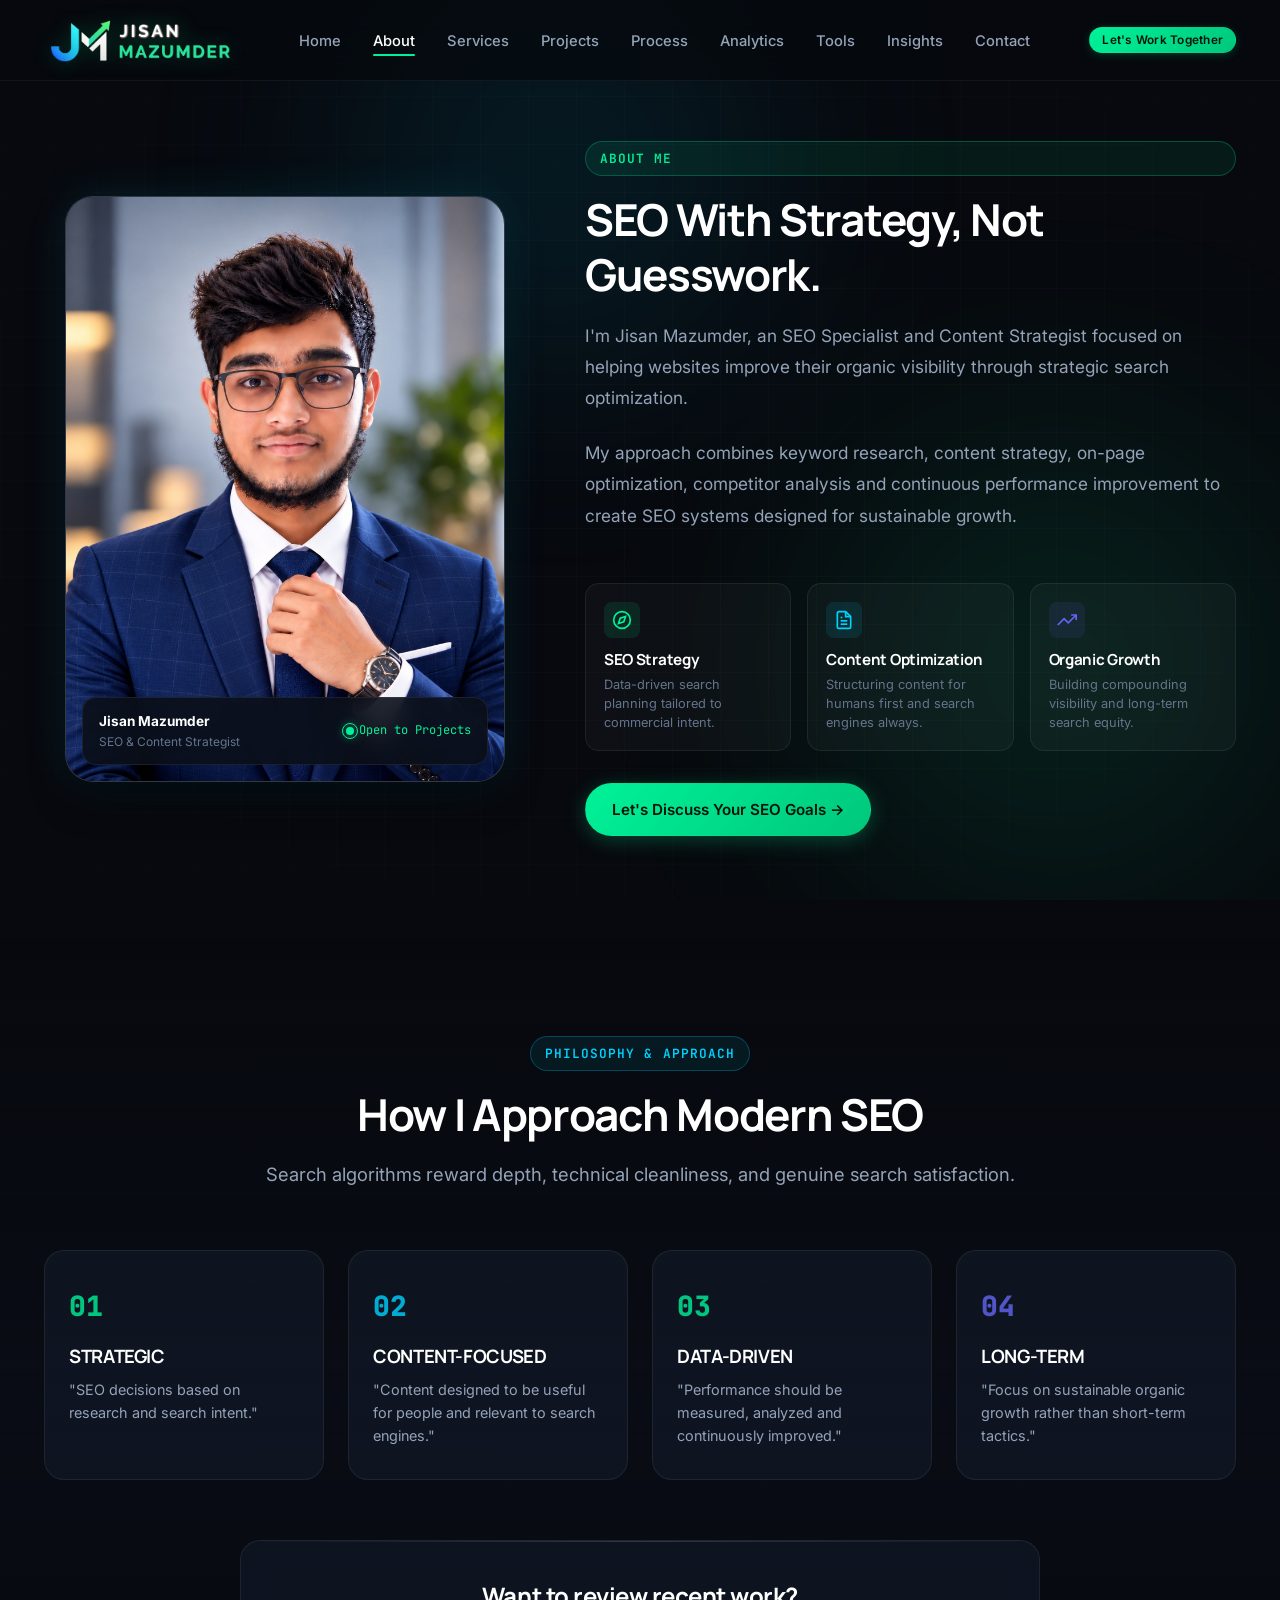
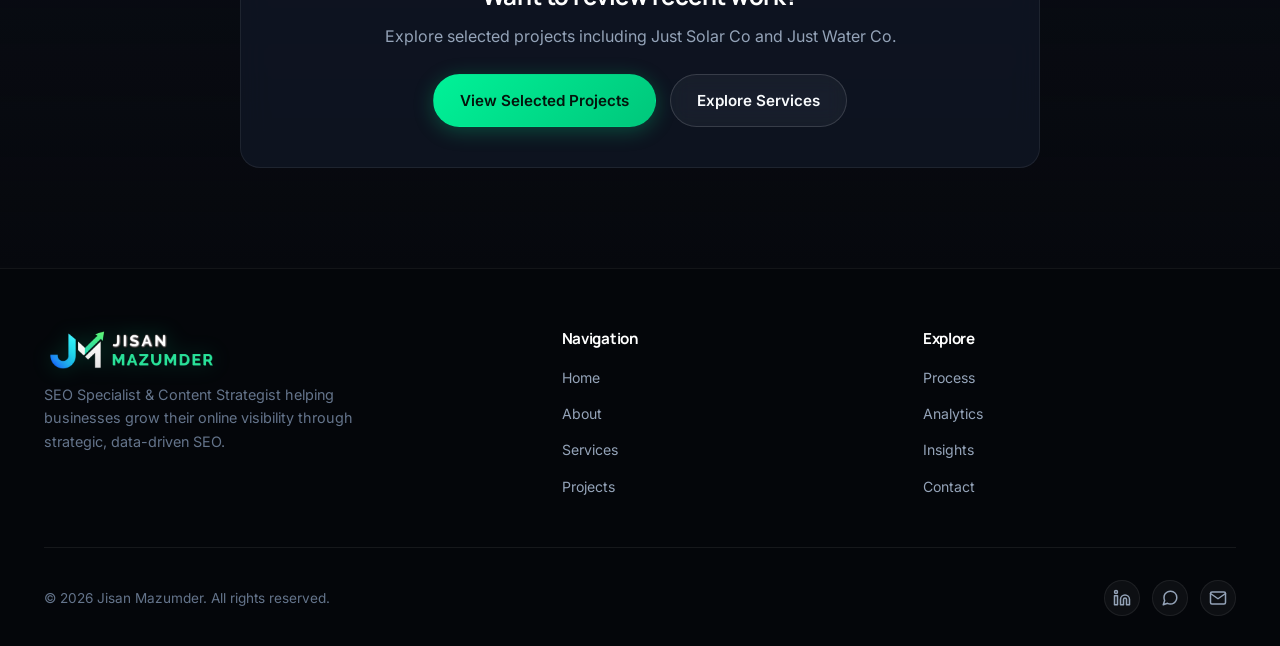
<file: about.html>
<!DOCTYPE html>
<html lang="en">
<head>
  <meta charset="UTF-8">
  <meta name="viewport" content="width=device-width, initial-scale=1.0">
  <meta http-equiv="X-UA-Compatible" content="ie=edge">
  
  <!-- Primary SEO Meta Tags -->
  <title>About Jisan Mazumder | SEO Specialist & Content Strategist</title>
  <meta name="title" content="About Jisan Mazumder | SEO Specialist & Content Strategist">
  <meta name="description" content="Learn about Jisan Mazumder, an SEO Specialist and Content Strategist focused on search visibility, topical relevance, and sustainable organic growth.">
  <meta name="keywords" content="Jisan Mazumder, SEO Specialist, Content Strategist, Organic Growth, Technical SEO, On-Page SEO, Keyword Research, Search Visibility">
  <meta name="author" content="Jisan Mazumder">
  <meta name="robots" content="index, follow">
  <meta name="google-site-verification" content="lybEHG8pIw86VarcWHKl4SY6aerJ1nMFl1O3a2qa80I">
  <link rel="canonical" href="https://jisanmazumder.vercel.app/about.html">

  <!-- Open Graph / Facebook -->
  <meta property="og:type" content="profile">
  <meta property="og:url" content="https://jisanmazumder.vercel.app/about.html">
  <meta property="og:title" content="About Jisan Mazumder | SEO Specialist & Content Strategist">
  <meta property="og:description" content="Learn about Jisan Mazumder, an SEO Specialist and Content Strategist focused on search visibility, topical relevance, and sustainable organic growth.">
  <meta property="og:image" content="assets/jisan-avatar.jpg">
  <meta property="og:site_name" content="Jisan Mazumder">

  <!-- Twitter / X -->
  <meta property="twitter:card" content="summary_large_image">
  <meta property="twitter:url" content="https://jisanmazumder.vercel.app/about.html">
  <meta property="twitter:title" content="About Jisan Mazumder | SEO Specialist & Content Strategist">
  <meta property="twitter:description" content="Learn about Jisan Mazumder, an SEO Specialist and Content Strategist focused on search visibility, topical relevance, and sustainable organic growth.">
  <meta property="twitter:image" content="assets/jisan-avatar.jpg">

  <!-- Theme & Favicons -->
  <meta name="theme-color" content="#07090e">
  <link rel="preconnect" href="https://fonts.googleapis.com">
  <link rel="preconnect" href="https://fonts.gstatic.com" crossorigin>
  <link rel="icon" type="image/x-icon" href="favicon.ico">
  <link rel="icon" type="image/png" sizes="48x48" href="assets/favicon-48x48.png">
  <link rel="icon" type="image/png" sizes="96x96" href="assets/favicon-96x96.png">
  <link rel="icon" type="image/png" sizes="192x192" href="assets/favicon-192x192.png">
  <link rel="icon" type="image/png" sizes="32x32" href="assets/favicon-32x32.png">
  <link rel="apple-touch-icon" sizes="180x180" href="assets/apple-touch-icon.png">
  <link rel="shortcut icon" href="favicon.ico">
  <link rel="stylesheet" href="css/style.css">
</head>
<body>

  <div class="bg-ambient" aria-hidden="true">
    <div class="bg-ambient-orb bg-ambient-orb-1"></div>
    <div class="bg-ambient-orb bg-ambient-orb-2"></div>
    <div class="bg-grid-pattern"></div>
  </div>

  <header class="site-header" id="navbar">
    <div class="container">
      <nav class="nav-container" aria-label="Main Navigation">
        <a href="index.html" class="brand-logo" aria-label="Jisan Mazumder Home">
          <img src="assets/logo-nav-transparent.png" alt="Jisan Mazumder Logo" class="brand-logo-full">
        </a>

        <ul class="nav-menu" id="navMenu">
          <li><a href="index.html" class="nav-link">Home</a></li>
          <li><a href="about.html" class="nav-link active">About</a></li>
          <li><a href="services.html" class="nav-link">Services</a></li>
          <li><a href="projects.html" class="nav-link">Projects</a></li>
          <li><a href="process.html" class="nav-link">Process</a></li>
          <li><a href="analytics.html" class="nav-link">Analytics</a></li>
          <li><a href="tools.html" class="nav-link">Tools</a></li>
          <li><a href="insights.html" class="nav-link">Insights</a></li>
          <li><a href="contact.html" class="nav-link">Contact</a></li>
        </ul>

        <div class="nav-actions">
          <a href="contact.html" class="btn btn-primary btn-nav">Let's Work Together</a>
          <button class="menu-toggle" id="menuToggle" aria-label="Toggle Navigation Menu" aria-expanded="false" aria-controls="navMenu">
            <span class="hamburger-line"></span>
          </button>
        </div>
      </nav>
    </div>
  </header>

  <main id="mainContent">

    <!-- About Page Hero -->
    <section class="section" style="padding-top: 60px;">
      <div class="container">
        
        <div class="about-grid">
          
          <div class="about-image-wrapper reveal-on-scroll">
            <div class="about-photo-card">
              <img src="assets/jisan-avatar.jpg" alt="Jisan Mazumder portrait" class="about-photo" loading="lazy">
              <div class="about-photo-badge">
                <div>
                  <div class="about-badge-role">Jisan Mazumder</div>
                  <div style="font-size: 0.75rem; color: var(--text-muted);">SEO &amp; Content Strategist</div>
                </div>
                <div class="about-badge-status">
                  <span class="status-dot"></span> Open to Projects
                </div>
              </div>
            </div>
          </div>

          <div class="about-content-area reveal-on-scroll delay-1">
            <div class="section-badge">ABOUT ME</div>
            <h1 class="section-title">SEO With Strategy, Not Guesswork.</h1>
            
            <p class="about-copy">
              I'm Jisan Mazumder, an SEO Specialist and Content Strategist focused on helping websites improve their organic visibility through strategic search optimization.
            </p>
            <p class="about-copy">
              My approach combines keyword research, content strategy, on-page optimization, competitor analysis and continuous performance improvement to create SEO systems designed for sustainable growth.
            </p>

            <div class="about-highlights-grid">
              <div class="highlight-card">
                <div class="highlight-icon">
                  <svg width="20" height="20" viewBox="0 0 24 24" fill="none" stroke="currentColor" stroke-width="2"><circle cx="12" cy="12" r="10"></circle><polygon points="16.24 7.76 14.12 14.12 7.76 16.24 9.88 9.88 16.24 7.76"></polygon></svg>
                </div>
                <h2 class="highlight-title">SEO Strategy</h2>
                <p class="highlight-desc">Data-driven search planning tailored to commercial intent.</p>
              </div>

              <div class="highlight-card cyan">
                <div class="highlight-icon">
                  <svg width="20" height="20" viewBox="0 0 24 24" fill="none" stroke="currentColor" stroke-width="2"><path d="M14 2H6a2 2 0 0 0-2 2v16a2 2 0 0 0 2 2h12a2 2 0 0 0 2-2V8z"></path><polyline points="14 2 14 8 20 8"></polyline><line x1="16" y1="13" x2="8" y2="13"></line><line x1="16" y1="17" x2="8" y2="17"></line><polyline points="10 9 9 9 8 9"></polyline></svg>
                </div>
                <h2 class="highlight-title">Content Optimization</h2>
                <p class="highlight-desc">Structuring content for humans first and search engines always.</p>
              </div>

              <div class="highlight-card indigo">
                <div class="highlight-icon">
                  <svg width="20" height="20" viewBox="0 0 24 24" fill="none" stroke="currentColor" stroke-width="2"><polyline points="23 6 13.5 15.5 8.5 10.5 1 18"></polyline><polyline points="17 6 23 6 23 12"></polyline></svg>
                </div>
                <h2 class="highlight-title">Organic Growth</h2>
                <p class="highlight-desc">Building compounding visibility and long-term search equity.</p>
              </div>
            </div>

            <div>
              <a href="contact.html" class="btn btn-primary">
                Let's Discuss Your SEO Goals →
              </a>
            </div>

          </div>

        </div>

      </div>
    </section>

    <!-- Detailed Strategy Pillars -->
    <section class="section" style="background: linear-gradient(180deg, rgba(7, 9, 14, 0), rgba(11, 15, 25, 0.6) 50%, rgba(7, 9, 14, 0));">
      <div class="container">
        
        <div class="section-header reveal-on-scroll">
          <div class="section-badge cyan">PHILOSOPHY &amp; APPROACH</div>
          <h2 class="section-title">How I Approach Modern SEO</h2>
          <p class="section-subtitle">
            Search algorithms reward depth, technical cleanliness, and genuine search satisfaction.
          </p>
        </div>

        <div class="why-grid">
          
          <div class="why-card reveal-on-scroll">
            <div class="why-num">01</div>
            <h3 class="why-title">STRATEGIC</h3>
            <p class="why-desc">
              "SEO decisions based on research and search intent."
            </p>
          </div>

          <div class="why-card reveal-on-scroll delay-1">
            <div class="why-num" style="color: var(--accent-cyan);">02</div>
            <h3 class="why-title">CONTENT-FOCUSED</h3>
            <p class="why-desc">
              "Content designed to be useful for people and relevant to search engines."
            </p>
          </div>

          <div class="why-card reveal-on-scroll delay-2">
            <div class="why-num">03</div>
            <h3 class="why-title">DATA-DRIVEN</h3>
            <p class="why-desc">
              "Performance should be measured, analyzed and continuously improved."
            </p>
          </div>

          <div class="why-card reveal-on-scroll delay-3">
            <div class="why-num" style="color: var(--accent-indigo);">04</div>
            <h3 class="why-title">LONG-TERM</h3>
            <p class="why-desc">
              "Focus on sustainable organic growth rather than short-term tactics."
            </p>
          </div>

        </div>

        <!-- CTA Box -->
        <div style="margin-top: 60px; text-align: center;">
          <div class="card-glass" style="padding: 40px; max-width: 800px; margin: 0 auto;">
            <h3 style="font-size: 1.5rem; margin-bottom: 12px; color: #fff;">Want to review recent work?</h3>
            <p style="color: var(--text-secondary); margin-bottom: 24px;">
              Explore selected projects including Just Solar Co and Just Water Co.
            </p>
            <div style="display: flex; gap: 14px; justify-content: center; flex-wrap: wrap;">
              <a href="projects.html" class="btn btn-primary">View Selected Projects</a>
              <a href="services.html" class="btn btn-secondary">Explore Services</a>
            </div>
          </div>
        </div>

      </div>
    </section>

  </main>

  <footer class="site-footer">
    <div class="container">
      
      <div class="footer-top-grid">
        
        <div>
          <a href="index.html" class="brand-logo" style="margin-bottom: 14px; display: inline-flex;" aria-label="Jisan Mazumder Home">
            <img src="assets/logo-nav-transparent.png" alt="Jisan Mazumder Logo" class="brand-logo-full" style="height: 40px;">
          </a>
          <p class="footer-brand-desc">
            SEO Specialist &amp; Content Strategist helping businesses grow their online visibility through strategic, data-driven SEO.
          </p>
        </div>

        <div class="footer-links-col">
          <h4>Navigation</h4>
          <ul class="footer-links-list">
            <li><a href="index.html" class="footer-link">Home</a></li>
            <li><a href="about.html" class="footer-link">About</a></li>
            <li><a href="services.html" class="footer-link">Services</a></li>
            <li><a href="projects.html" class="footer-link">Projects</a></li>
          </ul>
        </div>

        <div class="footer-links-col">
          <h4>Explore</h4>
          <ul class="footer-links-list">
            <li><a href="process.html" class="footer-link">Process</a></li>
            <li><a href="analytics.html" class="footer-link">Analytics</a></li>
            <li><a href="insights.html" class="footer-link">Insights</a></li>
            <li><a href="contact.html" class="footer-link">Contact</a></li>
          </ul>
        </div>

      </div>

      <div class="footer-bottom-row">
        <div>
          © 2026 Jisan Mazumder. All rights reserved.
        </div>

        <div class="social-pills-group">
          <a href="https://linkedin.com/in/[YOUR LINKEDIN]" target="_blank" rel="noopener noreferrer" class="social-pill" aria-label="LinkedIn Profile">
            <svg width="18" height="18" viewBox="0 0 24 24" fill="none" stroke="currentColor" stroke-width="2" stroke-linecap="round" stroke-linejoin="round" aria-hidden="true"><path d="M16 8a6 6 0 0 1 6 6v7h-4v-7a2 2 0 0 0-2-2 2 2 0 0 0-2 2v7h-4v-7a6 6 0 0 1 6-6z"></path><rect x="2" y="9" width="4" height="12"></rect><circle cx="4" cy="4" r="2"></circle></svg>
          </a>
          <a href="https://wa.me/[YOUR WHATSAPP]" target="_blank" rel="noopener noreferrer" class="social-pill" aria-label="WhatsApp Chat">
            <svg width="18" height="18" viewBox="0 0 24 24" fill="none" stroke="currentColor" stroke-width="2" stroke-linecap="round" stroke-linejoin="round" aria-hidden="true"><path d="M21 11.5a8.38 8.38 0 0 1-.9 3.8 8.5 8.5 0 0 1-7.6 4.7 8.38 8.38 0 0 1-3.8-.9L3 21l1.9-5.7a8.38 8.38 0 0 1-.9-3.8 8.5 8.5 0 0 1 4.7-7.6 8.38 8.38 0 0 1 3.8-.9h.5a8.48 8.48 0 0 1 8 8v.5z"></path></svg>
          </a>
          <a href="mailto:[YOUR EMAIL]" class="social-pill" aria-label="Send Email">
            <svg width="18" height="18" viewBox="0 0 24 24" fill="none" stroke="currentColor" stroke-width="2" stroke-linecap="round" stroke-linejoin="round" aria-hidden="true"><path d="M4 4h16c1.1 0 2 .9 2 2v12c0 1.1-.9 2-2 2H4c-1.1 0-2-.9-2-2V6c0-1.1.9-2 2-2z"></path><polyline points="22,6 12,13 2,6"></polyline></svg>
          </a>
        </div>
      </div>

    </div>
  </footer>

  <script src="js/main.js" defer></script>
</body>
</html>
</file>
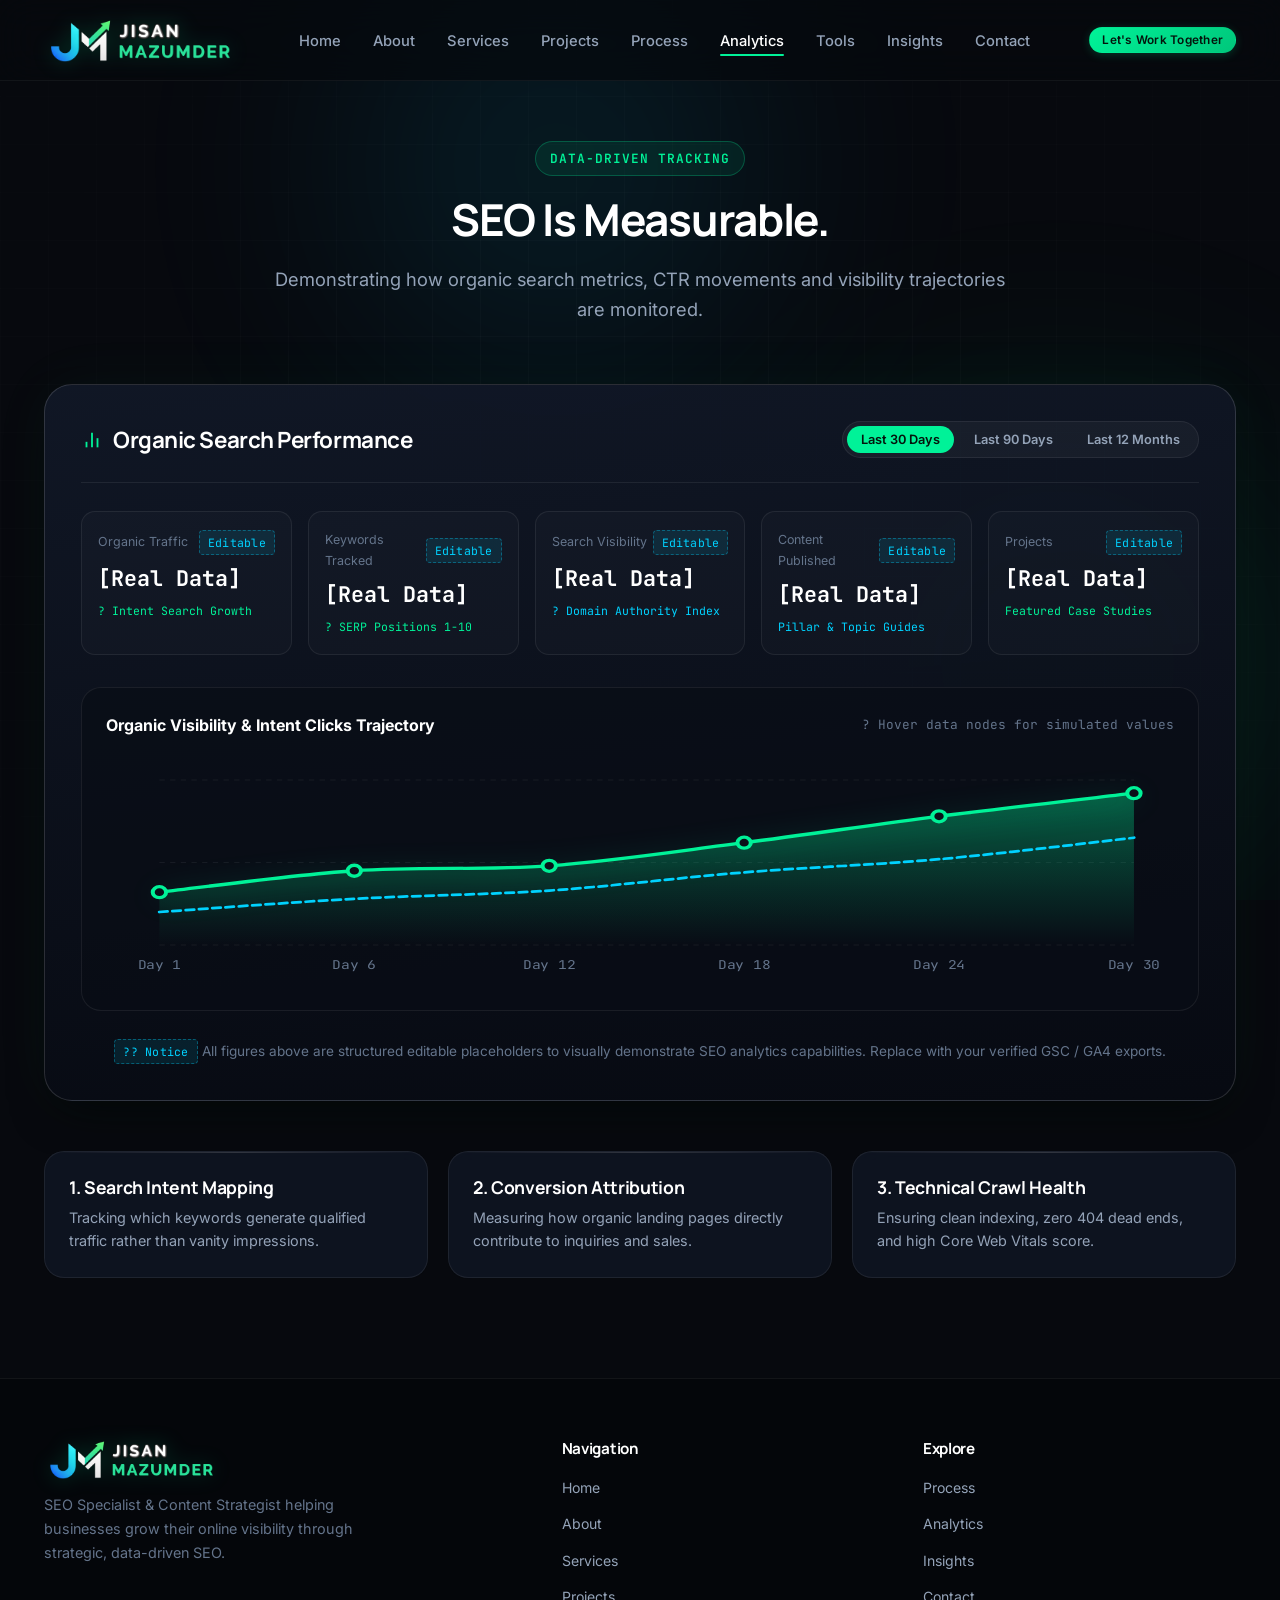
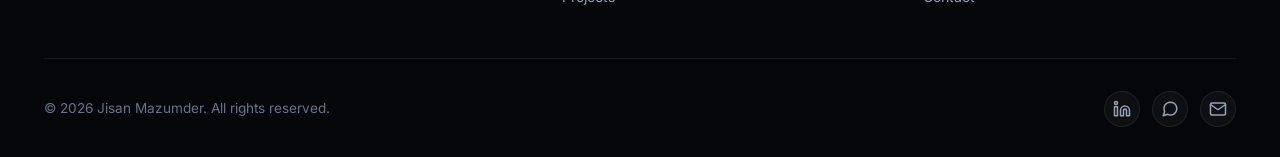
<file: analytics.html>
<!DOCTYPE html>
<html lang="en">
<head>
  <meta charset="UTF-8">
  <meta name="viewport" content="width=device-width, initial-scale=1.0">
  <meta http-equiv="X-UA-Compatible" content="ie=edge">
  
  <!-- Primary SEO Meta Tags -->
  <title>SEO Analytics & Growth Dashboard | Jisan Mazumder</title>
  <meta name="title" content="SEO Analytics & Growth Dashboard | Jisan Mazumder">
  <meta name="description" content="Explore data-driven SEO metrics, search visibility tracking, and performance analytics dashboards engineered by SEO Specialist Jisan Mazumder.">
  <meta name="keywords" content="Jisan Mazumder, SEO Specialist, Content Strategist, Organic Growth, Technical SEO, On-Page SEO, Keyword Research, Search Visibility">
  <meta name="author" content="Jisan Mazumder">
  <meta name="robots" content="index, follow">
  <meta name="google-site-verification" content="lybEHG8pIw86VarcWHKl4SY6aerJ1nMFl1O3a2qa80I">
  <link rel="canonical" href="https://jisanmazumder.vercel.app/analytics.html">

  <!-- Open Graph / Facebook -->
  <meta property="og:type" content="website">
  <meta property="og:url" content="https://jisanmazumder.vercel.app/analytics.html">
  <meta property="og:title" content="SEO Analytics & Growth Dashboard | Jisan Mazumder">
  <meta property="og:description" content="Explore data-driven SEO metrics, search visibility tracking, and performance analytics dashboards engineered by SEO Specialist Jisan Mazumder.">
  <meta property="og:image" content="assets/jisan-avatar.jpg">
  <meta property="og:site_name" content="Jisan Mazumder">

  <!-- Twitter / X -->
  <meta property="twitter:card" content="summary_large_image">
  <meta property="twitter:url" content="https://jisanmazumder.vercel.app/analytics.html">
  <meta property="twitter:title" content="SEO Analytics & Growth Dashboard | Jisan Mazumder">
  <meta property="twitter:description" content="Explore data-driven SEO metrics, search visibility tracking, and performance analytics dashboards engineered by SEO Specialist Jisan Mazumder.">
  <meta property="twitter:image" content="assets/jisan-avatar.jpg">

  <!-- Theme & Favicons -->
  <meta name="theme-color" content="#07090e">
  <link rel="preconnect" href="https://fonts.googleapis.com">
  <link rel="preconnect" href="https://fonts.gstatic.com" crossorigin>
  <link rel="icon" type="image/x-icon" href="favicon.ico">
  <link rel="icon" type="image/png" sizes="48x48" href="assets/favicon-48x48.png">
  <link rel="icon" type="image/png" sizes="96x96" href="assets/favicon-96x96.png">
  <link rel="icon" type="image/png" sizes="192x192" href="assets/favicon-192x192.png">
  <link rel="icon" type="image/png" sizes="32x32" href="assets/favicon-32x32.png">
  <link rel="apple-touch-icon" sizes="180x180" href="assets/apple-touch-icon.png">
  <link rel="shortcut icon" href="favicon.ico">
  <link rel="stylesheet" href="css/style.css">
</head>
<body>

  <div class="bg-ambient" aria-hidden="true">
    <div class="bg-ambient-orb bg-ambient-orb-1"></div>
    <div class="bg-ambient-orb bg-ambient-orb-2"></div>
    <div class="bg-grid-pattern"></div>
  </div>

  <header class="site-header" id="navbar">
    <div class="container">
      <nav class="nav-container" aria-label="Main Navigation">
        <a href="index.html" class="brand-logo" aria-label="Jisan Mazumder Home">
          <img src="assets/logo-nav-transparent.png" alt="Jisan Mazumder Logo" class="brand-logo-full">
        </a>

        <ul class="nav-menu" id="navMenu">
          <li><a href="index.html" class="nav-link">Home</a></li>
          <li><a href="about.html" class="nav-link">About</a></li>
          <li><a href="services.html" class="nav-link">Services</a></li>
          <li><a href="projects.html" class="nav-link">Projects</a></li>
          <li><a href="process.html" class="nav-link">Process</a></li>
          <li><a href="analytics.html" class="nav-link active">Analytics</a></li>
          <li><a href="tools.html" class="nav-link">Tools</a></li>
          <li><a href="insights.html" class="nav-link">Insights</a></li>
          <li><a href="contact.html" class="nav-link">Contact</a></li>
        </ul>

        <div class="nav-actions">
          <a href="contact.html" class="btn btn-primary btn-nav">Let's Work Together</a>
          <button class="menu-toggle" id="menuToggle" aria-label="Toggle Navigation Menu" aria-expanded="false" aria-controls="navMenu">
            <span class="hamburger-line"></span>
          </button>
        </div>
      </nav>
    </div>
  </header>

  <main id="mainContent">

    <section class="section" style="padding-top: 60px;">
      <div class="container">
        
        <div class="section-header reveal-on-scroll">
          <div class="section-badge">DATA-DRIVEN TRACKING</div>
          <h1 class="section-title">SEO Is Measurable.</h1>
          <p class="section-subtitle">
            Demonstrating how organic search metrics, CTR movements and visibility trajectories are monitored.
          </p>
        </div>

        <div class="dashboard-display-card reveal-on-scroll">
          
          <div class="dash-topbar">
            <div class="dash-title-group">
              <h2 style="font-size: 1.4rem; color: #fff; display: flex; align-items: center; gap: 10px;">
                <svg width="22" height="22" viewBox="0 0 24 24" fill="none" stroke="currentColor" stroke-width="2" color="#00f298" aria-hidden="true"><line x1="18" y1="20" x2="18" y2="10"></line><line x1="12" y1="20" x2="12" y2="4"></line><line x1="6" y1="20" x2="6" y2="14"></line></svg>
                Organic Search Performance
              </h2>
            </div>

            <div class="dash-time-filter" role="tablist" aria-label="Timeframe selection">
              <button type="button" class="filter-btn active" data-range="30d">Last 30 Days</button>
              <button type="button" class="filter-btn" data-range="90d">Last 90 Days</button>
              <button type="button" class="filter-btn" data-range="12m">Last 12 Months</button>
            </div>
          </div>

          <div class="dash-metrics-5grid">
            
            <div class="dash-metric-card">
              <div class="d-metric-label">
                <span>Organic Traffic</span>
                <span class="badge-editable">Editable</span>
              </div>
              <div class="d-metric-value">[Real Data]</div>
              <div class="d-metric-sub">? Intent Search Growth</div>
            </div>

            <div class="dash-metric-card">
              <div class="d-metric-label">
                <span>Keywords Tracked</span>
                <span class="badge-editable">Editable</span>
              </div>
              <div class="d-metric-value">[Real Data]</div>
              <div class="d-metric-sub">? SERP Positions 1-10</div>
            </div>

            <div class="dash-metric-card">
              <div class="d-metric-label">
                <span>Search Visibility</span>
                <span class="badge-editable">Editable</span>
              </div>
              <div class="d-metric-value">[Real Data]</div>
              <div class="d-metric-sub" style="color: var(--accent-cyan);">? Domain Authority Index</div>
            </div>

            <div class="dash-metric-card">
              <div class="d-metric-label">
                <span>Content Published</span>
                <span class="badge-editable">Editable</span>
              </div>
              <div class="d-metric-value">[Real Data]</div>
              <div class="d-metric-sub" style="color: var(--accent-cyan);">Pillar &amp; Topic Guides</div>
            </div>

            <div class="dash-metric-card">
              <div class="d-metric-label">
                <span>Projects</span>
                <span class="badge-editable">Editable</span>
              </div>
              <div class="d-metric-value">[Real Data]</div>
              <div class="d-metric-sub">Featured Case Studies</div>
            </div>

          </div>

          <div class="dash-chart-container">
            <div class="chart-header-row">
              <div class="chart-title-text">Organic Visibility &amp; Intent Clicks Trajectory</div>
              <div style="font-size: 0.8rem; color: var(--text-muted); font-family: var(--font-mono);">
                ? Hover data nodes for simulated values
              </div>
            </div>

            <div style="position: relative;">
              <svg id="mainAnalyticsChart" class="chart-svg-main" viewBox="0 0 800 200" preserveAspectRatio="none" aria-label="Interactive SEO Analytics Chart"></svg>
              <div id="chartTooltip" class="chart-tooltip"></div>
            </div>
          </div>

          <div class="dash-footer-note">
            <span class="badge-editable">?? Notice</span>
            All figures above are structured editable placeholders to visually demonstrate SEO analytics capabilities. Replace with your verified GSC / GA4 exports.
          </div>

        </div>

        <div style="margin-top: 50px; display: grid; grid-template-columns: repeat(3, 1fr); gap: 20px;">
          <div class="card-glass" style="padding: 24px;">
            <h3 style="color: #fff; font-size: 1.1rem; margin-bottom: 8px;">1. Search Intent Mapping</h3>
            <p style="color: var(--text-secondary); font-size: 0.9rem;">Tracking which keywords generate qualified traffic rather than vanity impressions.</p>
          </div>
          <div class="card-glass" style="padding: 24px;">
            <h3 style="color: #fff; font-size: 1.1rem; margin-bottom: 8px;">2. Conversion Attribution</h3>
            <p style="color: var(--text-secondary); font-size: 0.9rem;">Measuring how organic landing pages directly contribute to inquiries and sales.</p>
          </div>
          <div class="card-glass" style="padding: 24px;">
            <h3 style="color: #fff; font-size: 1.1rem; margin-bottom: 8px;">3. Technical Crawl Health</h3>
            <p style="color: var(--text-secondary); font-size: 0.9rem;">Ensuring clean indexing, zero 404 dead ends, and high Core Web Vitals score.</p>
          </div>
        </div>

      </div>
    </section>

  </main>

  <footer class="site-footer">
    <div class="container">
      
      <div class="footer-top-grid">
        
        <div>
          <a href="index.html" class="brand-logo" style="margin-bottom: 14px; display: inline-flex;" aria-label="Jisan Mazumder Home">
            <img src="assets/logo-nav-transparent.png" alt="Jisan Mazumder Logo" class="brand-logo-full" style="height: 40px;">
          </a>
          <p class="footer-brand-desc">
            SEO Specialist &amp; Content Strategist helping businesses grow their online visibility through strategic, data-driven SEO.
          </p>
        </div>

        <div class="footer-links-col">
          <h4>Navigation</h4>
          <ul class="footer-links-list">
            <li><a href="index.html" class="footer-link">Home</a></li>
            <li><a href="about.html" class="footer-link">About</a></li>
            <li><a href="services.html" class="footer-link">Services</a></li>
            <li><a href="projects.html" class="footer-link">Projects</a></li>
          </ul>
        </div>

        <div class="footer-links-col">
          <h4>Explore</h4>
          <ul class="footer-links-list">
            <li><a href="process.html" class="footer-link">Process</a></li>
            <li><a href="analytics.html" class="footer-link">Analytics</a></li>
            <li><a href="insights.html" class="footer-link">Insights</a></li>
            <li><a href="contact.html" class="footer-link">Contact</a></li>
          </ul>
        </div>

      </div>

      <div class="footer-bottom-row">
        <div>
          © 2026 Jisan Mazumder. All rights reserved.
        </div>

        <div class="social-pills-group">
          <a href="https://linkedin.com/in/[YOUR LINKEDIN]" target="_blank" rel="noopener noreferrer" class="social-pill" aria-label="LinkedIn Profile">
            <svg width="18" height="18" viewBox="0 0 24 24" fill="none" stroke="currentColor" stroke-width="2" stroke-linecap="round" stroke-linejoin="round" aria-hidden="true"><path d="M16 8a6 6 0 0 1 6 6v7h-4v-7a2 2 0 0 0-2-2 2 2 0 0 0-2 2v7h-4v-7a6 6 0 0 1 6-6z"></path><rect x="2" y="9" width="4" height="12"></rect><circle cx="4" cy="4" r="2"></circle></svg>
          </a>
          <a href="https://wa.me/[YOUR WHATSAPP]" target="_blank" rel="noopener noreferrer" class="social-pill" aria-label="WhatsApp Chat">
            <svg width="18" height="18" viewBox="0 0 24 24" fill="none" stroke="currentColor" stroke-width="2" stroke-linecap="round" stroke-linejoin="round" aria-hidden="true"><path d="M21 11.5a8.38 8.38 0 0 1-.9 3.8 8.5 8.5 0 0 1-7.6 4.7 8.38 8.38 0 0 1-3.8-.9L3 21l1.9-5.7a8.38 8.38 0 0 1-.9-3.8 8.5 8.5 0 0 1 4.7-7.6 8.38 8.38 0 0 1 3.8-.9h.5a8.48 8.48 0 0 1 8 8v.5z"></path></svg>
          </a>
          <a href="mailto:[YOUR EMAIL]" class="social-pill" aria-label="Send Email">
            <svg width="18" height="18" viewBox="0 0 24 24" fill="none" stroke="currentColor" stroke-width="2" stroke-linecap="round" stroke-linejoin="round" aria-hidden="true"><path d="M4 4h16c1.1 0 2 .9 2 2v12c0 1.1-.9 2-2 2H4c-1.1 0-2-.9-2-2V6c0-1.1.9-2 2-2z"></path><polyline points="22,6 12,13 2,6"></polyline></svg>
          </a>
        </div>
      </div>

    </div>
  </footer>

  <script src="js/main.js" defer></script>
</body>
</html>
</file>
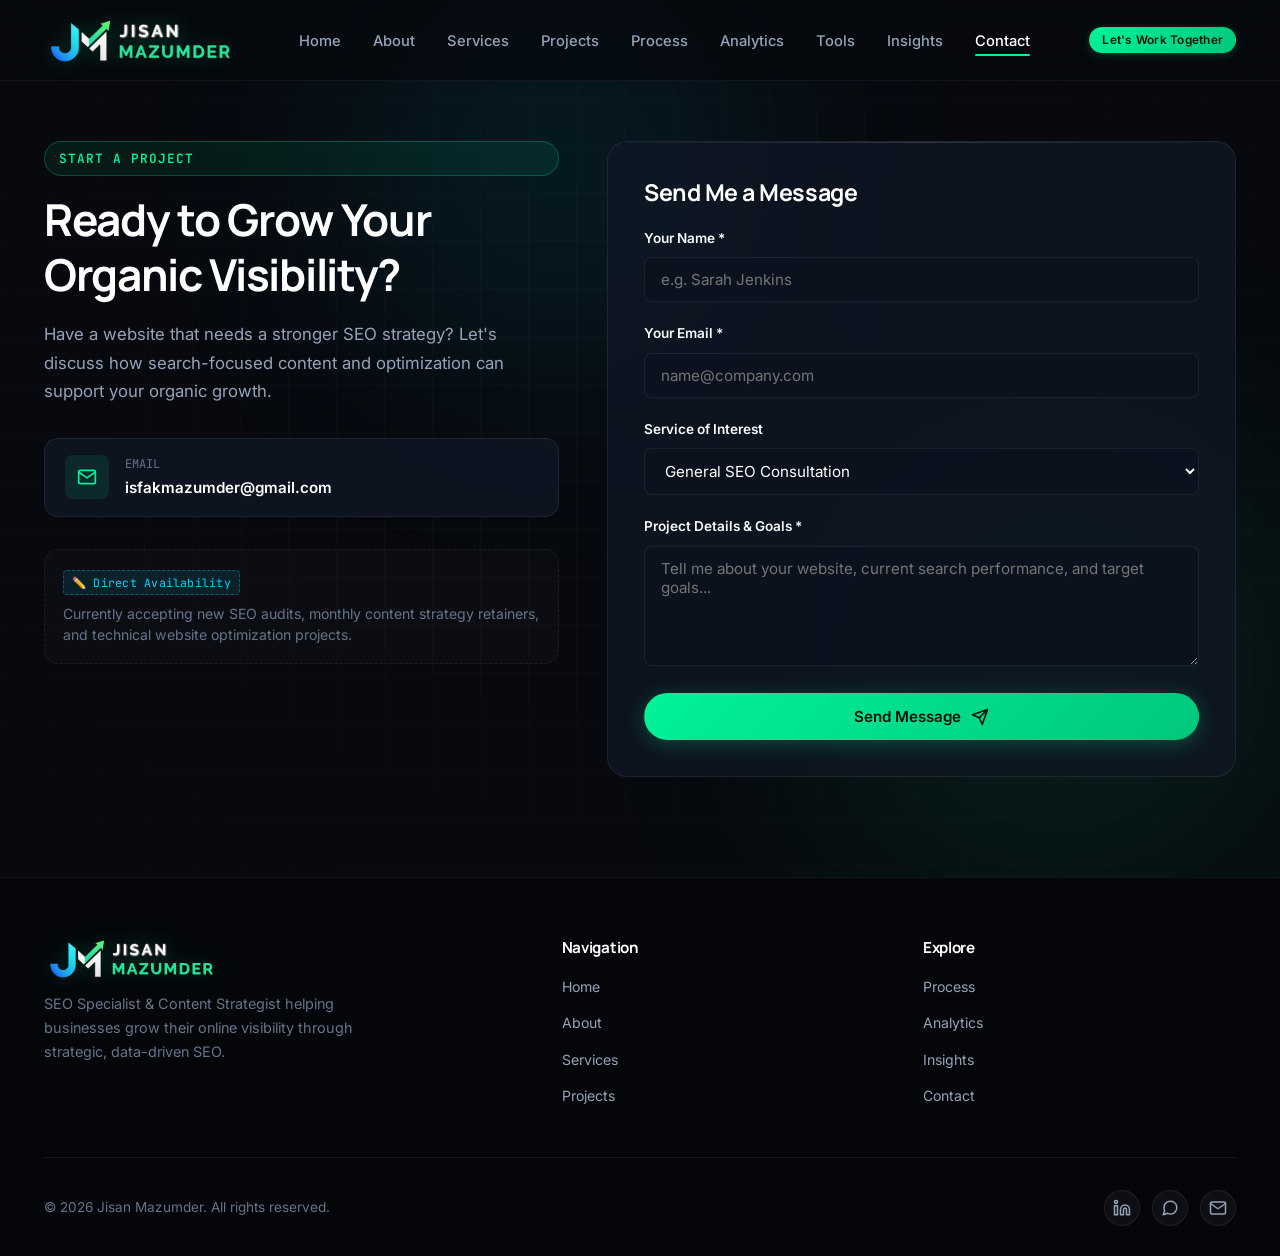
<file: contact.html>
<!DOCTYPE html>
<html lang="en">
<head>
  <meta charset="UTF-8">
  <meta name="viewport" content="width=device-width, initial-scale=1.0">
  <meta http-equiv="X-UA-Compatible" content="ie=edge">
  
  <!-- Primary SEO Meta Tags -->
  <title>Contact Jisan Mazumder | Hire SEO Specialist</title>
  <meta name="title" content="Contact Jisan Mazumder | Hire SEO Specialist">
  <meta name="description" content="Get in touch with Jisan Mazumder for tailored SEO consulting, content audits, and organic search growth strategies for your business.">
  <meta name="keywords" content="Jisan Mazumder, SEO Specialist, Content Strategist, Organic Growth, Technical SEO, On-Page SEO, Keyword Research, Search Visibility">
  <meta name="author" content="Jisan Mazumder">
  <meta name="robots" content="index, follow">
  <meta name="google-site-verification" content="lybEHG8pIw86VarcWHKl4SY6aerJ1nMFl1O3a2qa80I">
  <link rel="canonical" href="https://jisanmazumder.vercel.app/contact.html">

  <!-- Open Graph / Facebook -->
  <meta property="og:type" content="website">
  <meta property="og:url" content="https://jisanmazumder.vercel.app/contact.html">
  <meta property="og:title" content="Contact Jisan Mazumder | Hire SEO Specialist">
  <meta property="og:description" content="Get in touch with Jisan Mazumder for tailored SEO consulting, content audits, and organic search growth strategies for your business.">
  <meta property="og:image" content="assets/jisan-avatar.jpg">
  <meta property="og:site_name" content="Jisan Mazumder">

  <!-- Twitter / X -->
  <meta property="twitter:card" content="summary_large_image">
  <meta property="twitter:url" content="https://jisanmazumder.vercel.app/contact.html">
  <meta property="twitter:title" content="Contact Jisan Mazumder | Hire SEO Specialist">
  <meta property="twitter:description" content="Get in touch with Jisan Mazumder for tailored SEO consulting, content audits, and organic search growth strategies for your business.">
  <meta property="twitter:image" content="assets/jisan-avatar.jpg">

  <!-- Theme & Favicons -->
  <meta name="theme-color" content="#07090e">
  <link rel="preconnect" href="https://fonts.googleapis.com">
  <link rel="preconnect" href="https://fonts.gstatic.com" crossorigin>
  <link rel="icon" type="image/x-icon" href="favicon.ico">
  <link rel="icon" type="image/png" sizes="48x48" href="assets/favicon-48x48.png">
  <link rel="icon" type="image/png" sizes="96x96" href="assets/favicon-96x96.png">
  <link rel="icon" type="image/png" sizes="192x192" href="assets/favicon-192x192.png">
  <link rel="icon" type="image/png" sizes="32x32" href="assets/favicon-32x32.png">
  <link rel="apple-touch-icon" sizes="180x180" href="assets/apple-touch-icon.png">
  <link rel="shortcut icon" href="favicon.ico">
  <link rel="stylesheet" href="css/style.css">
</head>
<body>

  <div class="bg-ambient" aria-hidden="true">
    <div class="bg-ambient-orb bg-ambient-orb-1"></div>
    <div class="bg-ambient-orb bg-ambient-orb-2"></div>
    <div class="bg-grid-pattern"></div>
  </div>

  <header class="site-header" id="navbar">
    <div class="container">
      <nav class="nav-container" aria-label="Main Navigation">
        <a href="index.html" class="brand-logo" aria-label="Jisan Mazumder Home">
          <img src="assets/logo-nav-transparent.png" alt="Jisan Mazumder Logo" class="brand-logo-full">
        </a>

        <ul class="nav-menu" id="navMenu">
          <li><a href="index.html" class="nav-link">Home</a></li>
          <li><a href="about.html" class="nav-link">About</a></li>
          <li><a href="services.html" class="nav-link">Services</a></li>
          <li><a href="projects.html" class="nav-link">Projects</a></li>
          <li><a href="process.html" class="nav-link">Process</a></li>
          <li><a href="analytics.html" class="nav-link">Analytics</a></li>
          <li><a href="tools.html" class="nav-link">Tools</a></li>
          <li><a href="insights.html" class="nav-link">Insights</a></li>
          <li><a href="contact.html" class="nav-link active">Contact</a></li>
        </ul>

        <div class="nav-actions">
          <a href="contact.html" class="btn btn-primary btn-nav">Let's Work Together</a>
          <button class="menu-toggle" id="menuToggle" aria-label="Toggle Navigation Menu" aria-expanded="false" aria-controls="navMenu">
            <span class="hamburger-line"></span>
          </button>
        </div>
      </nav>
    </div>
  </header>

  <main id="mainContent">

    <section class="section" style="padding-top: 60px;">
      <div class="container">
        
        <div class="contact-grid">
          
          <div class="contact-info-panel reveal-on-scroll">
            <div class="section-badge">START A PROJECT</div>
            <h1 class="section-title" style="text-align: left;">Ready to Grow Your Organic Visibility?</h1>
            
            <p style="color: var(--text-secondary); line-height: 1.7; font-size: 1.05rem;">
              Have a website that needs a stronger SEO strategy? Let's discuss how search-focused content and optimization can support your organic growth.
            </p>

            <div class="contact-channels-list">
              
              <a href="mailto:isfakmazumder@gmail.com" class="channel-card" aria-label="Send email to Jisan Mazumder">
                <div class="channel-icon">
                  <svg width="20" height="20" viewBox="0 0 24 24" fill="none" stroke="currentColor" stroke-width="2"><path d="M4 4h16c1.1 0 2 .9 2 2v12c0 1.1-.9 2-2 2H4c-1.1 0-2-.9-2-2V6c0-1.1.9-2 2-2z"></path><polyline points="22,6 12,13 2,6"></polyline></svg>
                </div>
                <div class="channel-content">
                  <span class="channel-label">Email</span>
                  <span class="channel-val">isfakmazumder@gmail.com</span>
                </div>
              </a>

            </div>

            <div style="background: rgba(255, 255, 255, 0.02); border: 1px dashed var(--border-subtle); border-radius: var(--radius-md); padding: 18px;">
              <span class="badge-editable" style="margin-bottom: 8px;">✏️ Direct Availability</span>
              <p style="font-size: 0.88rem; color: var(--text-muted); line-height: 1.5;">
                Currently accepting new SEO audits, monthly content strategy retainers, and technical website optimization projects.
              </p>
            </div>

          </div>

          <div class="card-glass contact-form-card reveal-on-scroll delay-1">
            <h2 style="font-size: 1.45rem; color: #ffffff; margin-bottom: 20px;">Send Me a Message</h2>

            <form id="portfolioContactForm" novalidate>
              
              <div class="form-group">
                <label for="contactName" class="form-label">Your Name *</label>
                <input type="text" id="contactName" class="form-input" placeholder="e.g. Sarah Jenkins" required>
              </div>

              <div class="form-group">
                <label for="contactEmail" class="form-label">Your Email *</label>
                <input type="email" id="contactEmail" class="form-input" placeholder="name@company.com" required>
              </div>

              <div class="form-group">
                <label for="contactService" class="form-label">Service of Interest</label>
                <select id="contactService" class="form-select">
                  <option value="General Inquiry">General SEO Consultation</option>
                  <option value="Keyword Research">Keyword Research &amp; Intent Analysis</option>
                  <option value="On-Page SEO">On-Page SEO &amp; Content Optimization</option>
                  <option value="SEO Content Strategy">SEO Content Strategy</option>
                  <option value="Technical SEO">Technical SEO Audit</option>
                  <option value="Competitor Analysis">Competitor &amp; Gap Analysis</option>
                  <option value="Organic Growth Strategy">Complete Organic Growth Strategy</option>
                </select>
              </div>

              <div class="form-group">
                <label for="contactMessage" class="form-label">Project Details &amp; Goals *</label>
                <textarea id="contactMessage" class="form-textarea" placeholder="Tell me about your website, current search performance, and target goals..." required></textarea>
              </div>

              <button type="submit" class="btn btn-primary" style="width: 100%; justify-content: center;">
                <span>Send Message</span>
                <svg width="18" height="18" viewBox="0 0 24 24" fill="none" stroke="currentColor" stroke-width="2.2" stroke-linecap="round" stroke-linejoin="round" aria-hidden="true"><line x1="22" y1="2" x2="11" y2="13"></line><polygon points="22 2 15 22 11 13 2 9 22 2"></polygon></svg>
              </button>
            </form>
          </div>

        </div>

      </div>
    </section>

  </main>

  <footer class="site-footer">
    <div class="container">
      
      <div class="footer-top-grid">
        
        <div>
          <a href="index.html" class="brand-logo" style="margin-bottom: 14px; display: inline-flex;" aria-label="Jisan Mazumder Home">
            <img src="assets/logo-nav-transparent.png" alt="Jisan Mazumder Logo" class="brand-logo-full" style="height: 40px;">
          </a>
          <p class="footer-brand-desc">
            SEO Specialist &amp; Content Strategist helping businesses grow their online visibility through strategic, data-driven SEO.
          </p>
        </div>

        <div class="footer-links-col">
          <h4>Navigation</h4>
          <ul class="footer-links-list">
            <li><a href="index.html" class="footer-link">Home</a></li>
            <li><a href="about.html" class="footer-link">About</a></li>
            <li><a href="services.html" class="footer-link">Services</a></li>
            <li><a href="projects.html" class="footer-link">Projects</a></li>
          </ul>
        </div>

        <div class="footer-links-col">
          <h4>Explore</h4>
          <ul class="footer-links-list">
            <li><a href="process.html" class="footer-link">Process</a></li>
            <li><a href="analytics.html" class="footer-link">Analytics</a></li>
            <li><a href="insights.html" class="footer-link">Insights</a></li>
            <li><a href="contact.html" class="footer-link">Contact</a></li>
          </ul>
        </div>

      </div>

      <div class="footer-bottom-row">
        <div>
          © 2026 Jisan Mazumder. All rights reserved.
        </div>

        <div class="social-pills-group">
          <a href="https://linkedin.com/in/[YOUR LINKEDIN]" target="_blank" rel="noopener noreferrer" class="social-pill" aria-label="LinkedIn Profile">
            <svg width="18" height="18" viewBox="0 0 24 24" fill="none" stroke="currentColor" stroke-width="2" stroke-linecap="round" stroke-linejoin="round" aria-hidden="true"><path d="M16 8a6 6 0 0 1 6 6v7h-4v-7a2 2 0 0 0-2-2 2 2 0 0 0-2 2v7h-4v-7a6 6 0 0 1 6-6z"></path><rect x="2" y="9" width="4" height="12"></rect><circle cx="4" cy="4" r="2"></circle></svg>
          </a>
          <a href="https://wa.me/[YOUR WHATSAPP]" target="_blank" rel="noopener noreferrer" class="social-pill" aria-label="WhatsApp Chat">
            <svg width="18" height="18" viewBox="0 0 24 24" fill="none" stroke="currentColor" stroke-width="2" stroke-linecap="round" stroke-linejoin="round" aria-hidden="true"><path d="M21 11.5a8.38 8.38 0 0 1-.9 3.8 8.5 8.5 0 0 1-7.6 4.7 8.38 8.38 0 0 1-3.8-.9L3 21l1.9-5.7a8.38 8.38 0 0 1-.9-3.8 8.5 8.5 0 0 1 4.7-7.6 8.38 8.38 0 0 1 3.8-.9h.5a8.48 8.48 0 0 1 8 8v.5z"></path></svg>
          </a>
          <a href="mailto:[YOUR EMAIL]" class="social-pill" aria-label="Send Email">
            <svg width="18" height="18" viewBox="0 0 24 24" fill="none" stroke="currentColor" stroke-width="2" stroke-linecap="round" stroke-linejoin="round" aria-hidden="true"><path d="M4 4h16c1.1 0 2 .9 2 2v12c0 1.1-.9 2-2 2H4c-1.1 0-2-.9-2-2V6c0-1.1.9-2 2-2z"></path><polyline points="22,6 12,13 2,6"></polyline></svg>
          </a>
        </div>
      </div>

    </div>
  </footer>

  <div id="contactToast" class="toast-notice" role="status" aria-live="polite">
    <span style="color: var(--accent-green); font-size: 1.1rem;">✓</span>
    <span id="toastMessage">Notification message</span>
  </div>

  <script src="js/main.js" defer></script>
</body>
</html>
</file>
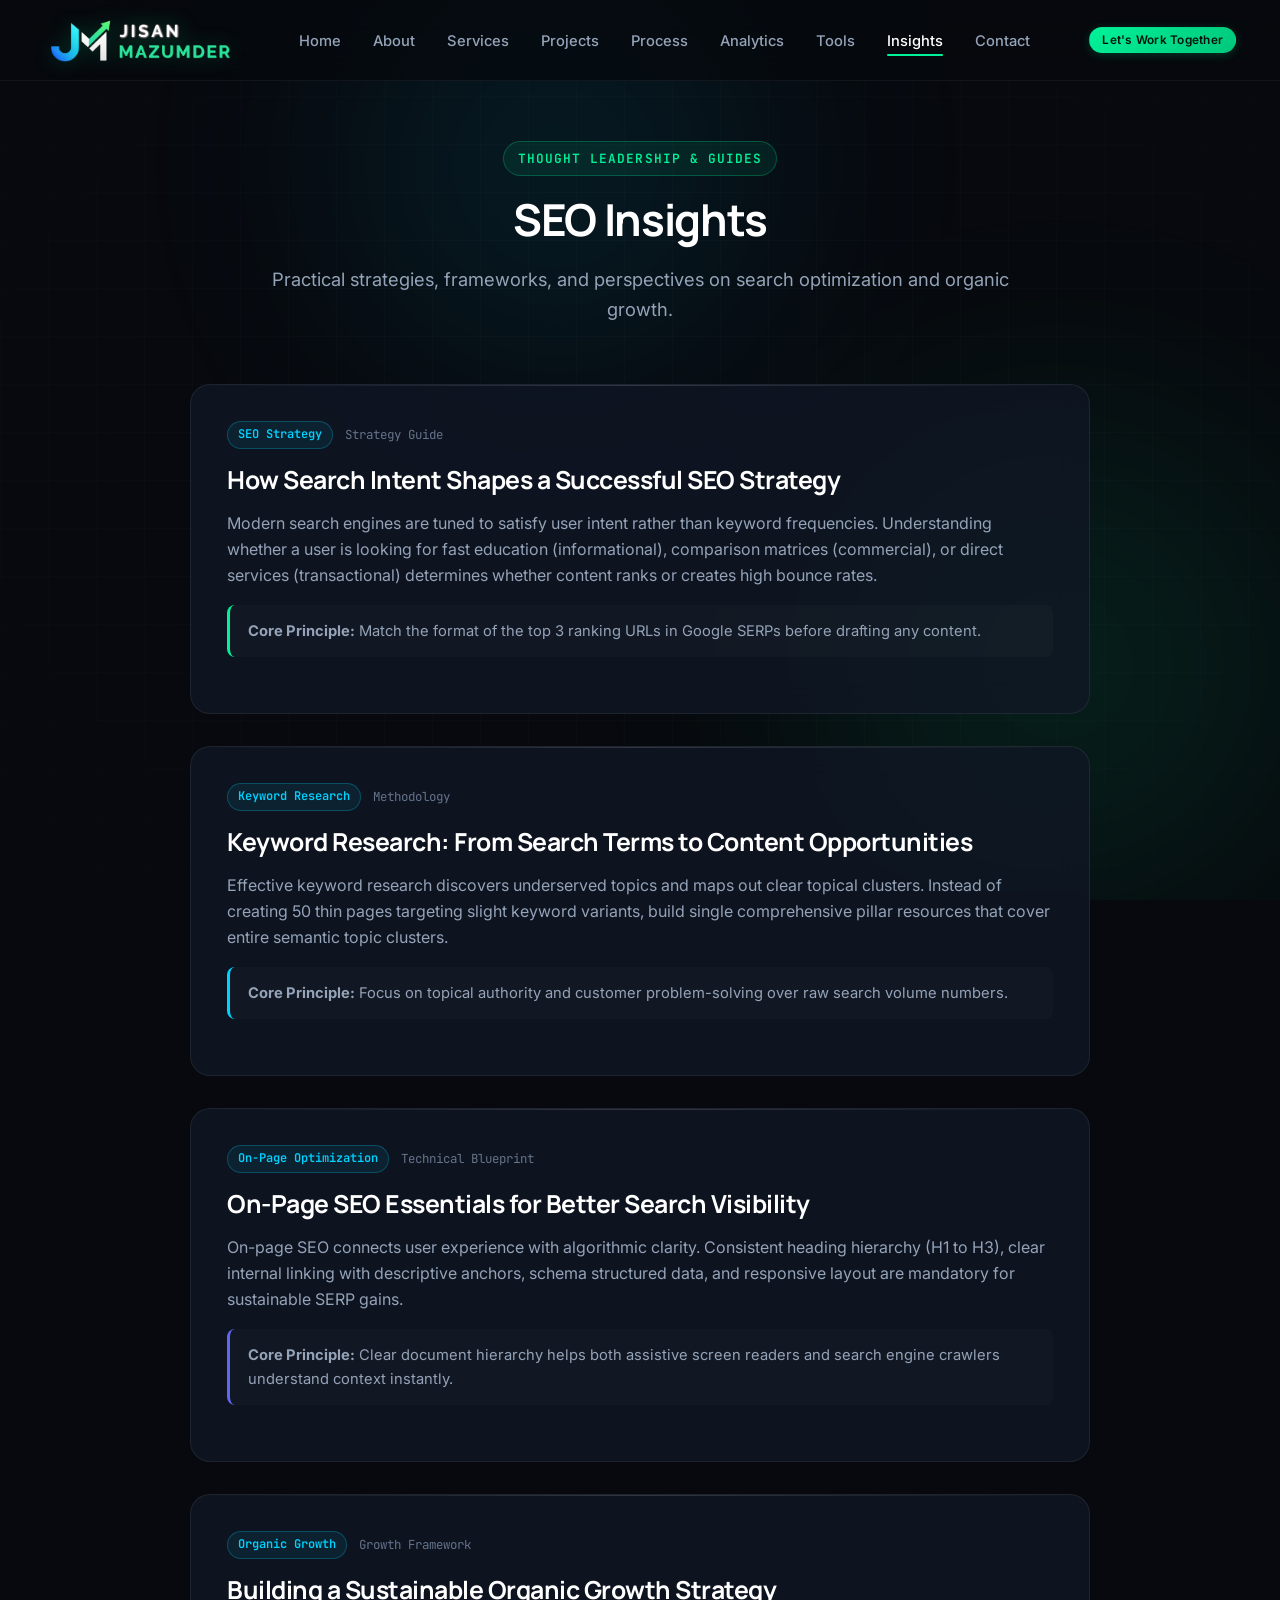
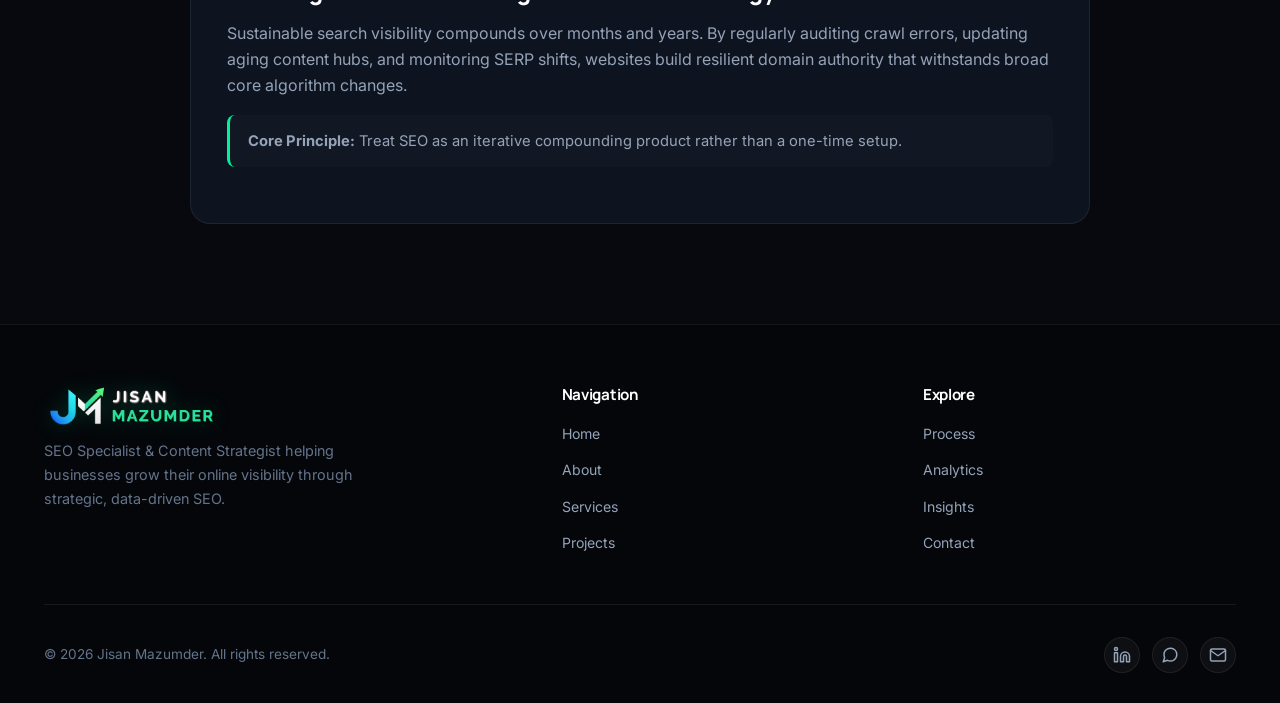
<file: insights.html>
<!DOCTYPE html>
<html lang="en">
<head>
  <meta charset="UTF-8">
  <meta name="viewport" content="width=device-width, initial-scale=1.0">
  <meta http-equiv="X-UA-Compatible" content="ie=edge">
  
  <!-- Primary SEO Meta Tags -->
  <title>SEO Insights, Guides & Strategy Articles | Jisan Mazumder</title>
  <meta name="title" content="SEO Insights, Guides & Strategy Articles | Jisan Mazumder">
  <meta name="description" content="Actionable SEO insights, frameworks, and search optimization guides by Jisan Mazumder on search intent, content architecture, and ranking strategies.">
  <meta name="keywords" content="Jisan Mazumder, SEO Specialist, Content Strategist, Organic Growth, Technical SEO, On-Page SEO, Keyword Research, Search Visibility">
  <meta name="author" content="Jisan Mazumder">
  <meta name="robots" content="index, follow">
  <meta name="google-site-verification" content="lybEHG8pIw86VarcWHKl4SY6aerJ1nMFl1O3a2qa80I">
  <link rel="canonical" href="https://jisanmazumder.vercel.app/insights.html">

  <!-- Open Graph / Facebook -->
  <meta property="og:type" content="website">
  <meta property="og:url" content="https://jisanmazumder.vercel.app/insights.html">
  <meta property="og:title" content="SEO Insights, Guides & Strategy Articles | Jisan Mazumder">
  <meta property="og:description" content="Actionable SEO insights, frameworks, and search optimization guides by Jisan Mazumder on search intent, content architecture, and ranking strategies.">
  <meta property="og:image" content="assets/jisan-avatar.jpg">
  <meta property="og:site_name" content="Jisan Mazumder">

  <!-- Twitter / X -->
  <meta property="twitter:card" content="summary_large_image">
  <meta property="twitter:url" content="https://jisanmazumder.vercel.app/insights.html">
  <meta property="twitter:title" content="SEO Insights, Guides & Strategy Articles | Jisan Mazumder">
  <meta property="twitter:description" content="Actionable SEO insights, frameworks, and search optimization guides by Jisan Mazumder on search intent, content architecture, and ranking strategies.">
  <meta property="twitter:image" content="assets/jisan-avatar.jpg">

  <!-- Theme & Favicons -->
  <meta name="theme-color" content="#07090e">
  <link rel="preconnect" href="https://fonts.googleapis.com">
  <link rel="preconnect" href="https://fonts.gstatic.com" crossorigin>
  <link rel="icon" type="image/x-icon" href="favicon.ico">
  <link rel="icon" type="image/png" sizes="48x48" href="assets/favicon-48x48.png">
  <link rel="icon" type="image/png" sizes="96x96" href="assets/favicon-96x96.png">
  <link rel="icon" type="image/png" sizes="192x192" href="assets/favicon-192x192.png">
  <link rel="icon" type="image/png" sizes="32x32" href="assets/favicon-32x32.png">
  <link rel="apple-touch-icon" sizes="180x180" href="assets/apple-touch-icon.png">
  <link rel="shortcut icon" href="favicon.ico">
  <link rel="stylesheet" href="css/style.css">
</head>
<body>

  <div class="bg-ambient" aria-hidden="true">
    <div class="bg-ambient-orb bg-ambient-orb-1"></div>
    <div class="bg-ambient-orb bg-ambient-orb-2"></div>
    <div class="bg-grid-pattern"></div>
  </div>

  <header class="site-header" id="navbar">
    <div class="container">
      <nav class="nav-container" aria-label="Main Navigation">
        <a href="index.html" class="brand-logo" aria-label="Jisan Mazumder Home">
          <img src="assets/logo-nav-transparent.png" alt="Jisan Mazumder Logo" class="brand-logo-full">
        </a>

        <ul class="nav-menu" id="navMenu">
          <li><a href="index.html" class="nav-link">Home</a></li>
          <li><a href="about.html" class="nav-link">About</a></li>
          <li><a href="services.html" class="nav-link">Services</a></li>
          <li><a href="projects.html" class="nav-link">Projects</a></li>
          <li><a href="process.html" class="nav-link">Process</a></li>
          <li><a href="analytics.html" class="nav-link">Analytics</a></li>
          <li><a href="tools.html" class="nav-link">Tools</a></li>
          <li><a href="insights.html" class="nav-link active">Insights</a></li>
          <li><a href="contact.html" class="nav-link">Contact</a></li>
        </ul>

        <div class="nav-actions">
          <a href="contact.html" class="btn btn-primary btn-nav">Let's Work Together</a>
          <button class="menu-toggle" id="menuToggle" aria-label="Toggle Navigation Menu" aria-expanded="false" aria-controls="navMenu">
            <span class="hamburger-line"></span>
          </button>
        </div>
      </nav>
    </div>
  </header>

  <main id="mainContent">

    <section class="section" style="padding-top: 60px;">
      <div class="container">
        
        <div class="section-header reveal-on-scroll">
          <div class="section-badge">THOUGHT LEADERSHIP &amp; GUIDES</div>
          <h1 class="section-title">SEO Insights</h1>
          <p class="section-subtitle">
            Practical strategies, frameworks, and perspectives on search optimization and organic growth.
          </p>
        </div>

        <div style="display: flex; flex-direction: column; gap: 32px; max-width: 900px; margin: 0 auto;">
          
          <!-- Article 1 -->
          <article class="card-glass insight-card reveal-on-scroll" style="padding: 36px;">
            <div class="insight-meta">
              <span class="insight-cat-tag">SEO Strategy</span>
              <span class="insight-date">Strategy Guide</span>
            </div>
            <h2 class="insight-title" style="font-size: 1.55rem;">How Search Intent Shapes a Successful SEO Strategy</h2>
            <p class="insight-desc" style="font-size: 1rem; margin-bottom: 16px;">
              Modern search engines are tuned to satisfy user intent rather than keyword frequencies. Understanding whether a user is looking for fast education (informational), comparison matrices (commercial), or direct services (transactional) determines whether content ranks or creates high bounce rates.
            </p>
            <div style="background: rgba(255, 255, 255, 0.02); border-left: 3px solid var(--accent-green); padding: 14px 18px; border-radius: var(--radius-sm); margin-bottom: 20px; font-size: 0.92rem; color: var(--text-secondary);">
              <strong>Core Principle:</strong> Match the format of the top 3 ranking URLs in Google SERPs before drafting any content.
            </div>
          </article>

          <!-- Article 2 -->
          <article class="card-glass insight-card reveal-on-scroll delay-1" style="padding: 36px;">
            <div class="insight-meta">
              <span class="insight-cat-tag">Keyword Research</span>
              <span class="insight-date">Methodology</span>
            </div>
            <h2 class="insight-title" style="font-size: 1.55rem;">Keyword Research: From Search Terms to Content Opportunities</h2>
            <p class="insight-desc" style="font-size: 1rem; margin-bottom: 16px;">
              Effective keyword research discovers underserved topics and maps out clear topical clusters. Instead of creating 50 thin pages targeting slight keyword variants, build single comprehensive pillar resources that cover entire semantic topic clusters.
            </p>
            <div style="background: rgba(255, 255, 255, 0.02); border-left: 3px solid var(--accent-cyan); padding: 14px 18px; border-radius: var(--radius-sm); margin-bottom: 20px; font-size: 0.92rem; color: var(--text-secondary);">
              <strong>Core Principle:</strong> Focus on topical authority and customer problem-solving over raw search volume numbers.
            </div>
          </article>

          <!-- Article 3 -->
          <article class="card-glass insight-card reveal-on-scroll" style="padding: 36px;">
            <div class="insight-meta">
              <span class="insight-cat-tag">On-Page Optimization</span>
              <span class="insight-date">Technical Blueprint</span>
            </div>
            <h2 class="insight-title" style="font-size: 1.55rem;">On-Page SEO Essentials for Better Search Visibility</h2>
            <p class="insight-desc" style="font-size: 1rem; margin-bottom: 16px;">
              On-page SEO connects user experience with algorithmic clarity. Consistent heading hierarchy (H1 to H3), clear internal linking with descriptive anchors, schema structured data, and responsive layout are mandatory for sustainable SERP gains.
            </p>
            <div style="background: rgba(255, 255, 255, 0.02); border-left: 3px solid var(--accent-indigo); padding: 14px 18px; border-radius: var(--radius-sm); margin-bottom: 20px; font-size: 0.92rem; color: var(--text-secondary);">
              <strong>Core Principle:</strong> Clear document hierarchy helps both assistive screen readers and search engine crawlers understand context instantly.
            </div>
          </article>

          <!-- Article 4 -->
          <article class="card-glass insight-card reveal-on-scroll delay-1" style="padding: 36px;">
            <div class="insight-meta">
              <span class="insight-cat-tag">Organic Growth</span>
              <span class="insight-date">Growth Framework</span>
            </div>
            <h2 class="insight-title" style="font-size: 1.55rem;">Building a Sustainable Organic Growth Strategy</h2>
            <p class="insight-desc" style="font-size: 1rem; margin-bottom: 16px;">
              Sustainable search visibility compounds over months and years. By regularly auditing crawl errors, updating aging content hubs, and monitoring SERP shifts, websites build resilient domain authority that withstands broad core algorithm changes.
            </p>
            <div style="background: rgba(255, 255, 255, 0.02); border-left: 3px solid var(--accent-green); padding: 14px 18px; border-radius: var(--radius-sm); margin-bottom: 20px; font-size: 0.92rem; color: var(--text-secondary);">
              <strong>Core Principle:</strong> Treat SEO as an iterative compounding product rather than a one-time setup.
            </div>
          </article>

        </div>

      </div>
    </section>

  </main>

  <footer class="site-footer">
    <div class="container">
      
      <div class="footer-top-grid">
        
        <div>
          <a href="index.html" class="brand-logo" style="margin-bottom: 14px; display: inline-flex;" aria-label="Jisan Mazumder Home">
            <img src="assets/logo-nav-transparent.png" alt="Jisan Mazumder Logo" class="brand-logo-full" style="height: 40px;">
          </a>
          <p class="footer-brand-desc">
            SEO Specialist &amp; Content Strategist helping businesses grow their online visibility through strategic, data-driven SEO.
          </p>
        </div>

        <div class="footer-links-col">
          <h4>Navigation</h4>
          <ul class="footer-links-list">
            <li><a href="index.html" class="footer-link">Home</a></li>
            <li><a href="about.html" class="footer-link">About</a></li>
            <li><a href="services.html" class="footer-link">Services</a></li>
            <li><a href="projects.html" class="footer-link">Projects</a></li>
          </ul>
        </div>

        <div class="footer-links-col">
          <h4>Explore</h4>
          <ul class="footer-links-list">
            <li><a href="process.html" class="footer-link">Process</a></li>
            <li><a href="analytics.html" class="footer-link">Analytics</a></li>
            <li><a href="insights.html" class="footer-link">Insights</a></li>
            <li><a href="contact.html" class="footer-link">Contact</a></li>
          </ul>
        </div>

      </div>

      <div class="footer-bottom-row">
        <div>
          © 2026 Jisan Mazumder. All rights reserved.
        </div>

        <div class="social-pills-group">
          <a href="https://linkedin.com/in/[YOUR LINKEDIN]" target="_blank" rel="noopener noreferrer" class="social-pill" aria-label="LinkedIn Profile">
            <svg width="18" height="18" viewBox="0 0 24 24" fill="none" stroke="currentColor" stroke-width="2" stroke-linecap="round" stroke-linejoin="round" aria-hidden="true"><path d="M16 8a6 6 0 0 1 6 6v7h-4v-7a2 2 0 0 0-2-2 2 2 0 0 0-2 2v7h-4v-7a6 6 0 0 1 6-6z"></path><rect x="2" y="9" width="4" height="12"></rect><circle cx="4" cy="4" r="2"></circle></svg>
          </a>
          <a href="https://wa.me/[YOUR WHATSAPP]" target="_blank" rel="noopener noreferrer" class="social-pill" aria-label="WhatsApp Chat">
            <svg width="18" height="18" viewBox="0 0 24 24" fill="none" stroke="currentColor" stroke-width="2" stroke-linecap="round" stroke-linejoin="round" aria-hidden="true"><path d="M21 11.5a8.38 8.38 0 0 1-.9 3.8 8.5 8.5 0 0 1-7.6 4.7 8.38 8.38 0 0 1-3.8-.9L3 21l1.9-5.7a8.38 8.38 0 0 1-.9-3.8 8.5 8.5 0 0 1 4.7-7.6 8.38 8.38 0 0 1 3.8-.9h.5a8.48 8.48 0 0 1 8 8v.5z"></path></svg>
          </a>
          <a href="mailto:[YOUR EMAIL]" class="social-pill" aria-label="Send Email">
            <svg width="18" height="18" viewBox="0 0 24 24" fill="none" stroke="currentColor" stroke-width="2" stroke-linecap="round" stroke-linejoin="round" aria-hidden="true"><path d="M4 4h16c1.1 0 2 .9 2 2v12c0 1.1-.9 2-2 2H4c-1.1 0-2-.9-2-2V6c0-1.1.9-2 2-2z"></path><polyline points="22,6 12,13 2,6"></polyline></svg>
          </a>
        </div>
      </div>

    </div>
  </footer>

  <script src="js/main.js" defer></script>
</body>
</html>
</file>
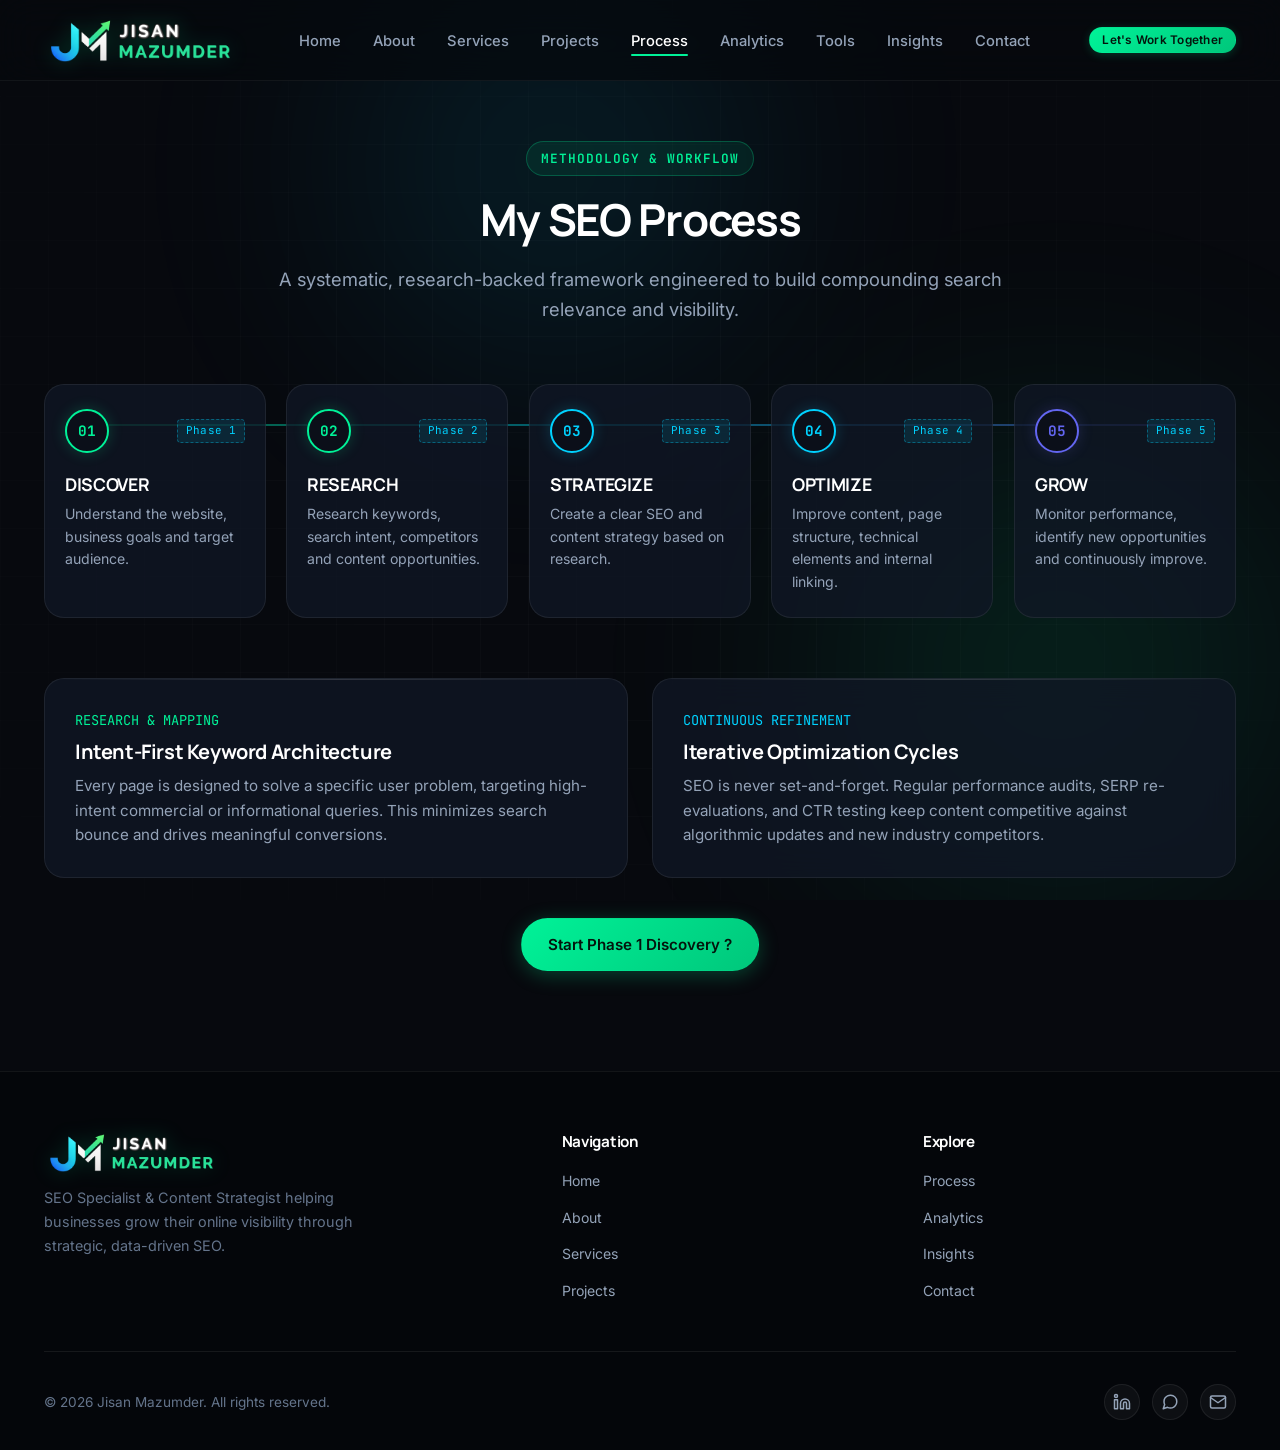
<file: process.html>
<!DOCTYPE html>
<html lang="en">
<head>
  <meta charset="UTF-8">
  <meta name="viewport" content="width=device-width, initial-scale=1.0">
  <meta http-equiv="X-UA-Compatible" content="ie=edge">
  
  <!-- Primary SEO Meta Tags -->
  <title>Strategic 5-Step SEO Framework | Jisan Mazumder</title>
  <meta name="title" content="Strategic 5-Step SEO Framework | Jisan Mazumder">
  <meta name="description" content="Discover the proven 5-step SEO framework by Jisan Mazumder: Discovery, In-depth Research, Strategy Formulation, Technical Execution, and Growth Scaling.">
  <meta name="keywords" content="Jisan Mazumder, SEO Specialist, Content Strategist, Organic Growth, Technical SEO, On-Page SEO, Keyword Research, Search Visibility">
  <meta name="author" content="Jisan Mazumder">
  <meta name="robots" content="index, follow">
  <meta name="google-site-verification" content="lybEHG8pIw86VarcWHKl4SY6aerJ1nMFl1O3a2qa80I">
  <link rel="canonical" href="https://jisanmazumder.vercel.app/process.html">

  <!-- Open Graph / Facebook -->
  <meta property="og:type" content="website">
  <meta property="og:url" content="https://jisanmazumder.vercel.app/process.html">
  <meta property="og:title" content="Strategic 5-Step SEO Framework | Jisan Mazumder">
  <meta property="og:description" content="Discover the proven 5-step SEO framework by Jisan Mazumder: Discovery, In-depth Research, Strategy Formulation, Technical Execution, and Growth Scaling.">
  <meta property="og:image" content="assets/jisan-avatar.jpg">
  <meta property="og:site_name" content="Jisan Mazumder">

  <!-- Twitter / X -->
  <meta property="twitter:card" content="summary_large_image">
  <meta property="twitter:url" content="https://jisanmazumder.vercel.app/process.html">
  <meta property="twitter:title" content="Strategic 5-Step SEO Framework | Jisan Mazumder">
  <meta property="twitter:description" content="Discover the proven 5-step SEO framework by Jisan Mazumder: Discovery, In-depth Research, Strategy Formulation, Technical Execution, and Growth Scaling.">
  <meta property="twitter:image" content="assets/jisan-avatar.jpg">

  <!-- Theme & Favicons -->
  <meta name="theme-color" content="#07090e">
  <link rel="preconnect" href="https://fonts.googleapis.com">
  <link rel="preconnect" href="https://fonts.gstatic.com" crossorigin>
  <link rel="icon" type="image/x-icon" href="favicon.ico">
  <link rel="icon" type="image/png" sizes="48x48" href="assets/favicon-48x48.png">
  <link rel="icon" type="image/png" sizes="96x96" href="assets/favicon-96x96.png">
  <link rel="icon" type="image/png" sizes="192x192" href="assets/favicon-192x192.png">
  <link rel="icon" type="image/png" sizes="32x32" href="assets/favicon-32x32.png">
  <link rel="apple-touch-icon" sizes="180x180" href="assets/apple-touch-icon.png">
  <link rel="shortcut icon" href="favicon.ico">
  <link rel="stylesheet" href="css/style.css">
</head>
<body>

  <div class="bg-ambient" aria-hidden="true">
    <div class="bg-ambient-orb bg-ambient-orb-1"></div>
    <div class="bg-ambient-orb bg-ambient-orb-2"></div>
    <div class="bg-grid-pattern"></div>
  </div>

  <header class="site-header" id="navbar">
    <div class="container">
      <nav class="nav-container" aria-label="Main Navigation">
        <a href="index.html" class="brand-logo" aria-label="Jisan Mazumder Home">
          <img src="assets/logo-nav-transparent.png" alt="Jisan Mazumder Logo" class="brand-logo-full">
        </a>

        <ul class="nav-menu" id="navMenu">
          <li><a href="index.html" class="nav-link">Home</a></li>
          <li><a href="about.html" class="nav-link">About</a></li>
          <li><a href="services.html" class="nav-link">Services</a></li>
          <li><a href="projects.html" class="nav-link">Projects</a></li>
          <li><a href="process.html" class="nav-link active">Process</a></li>
          <li><a href="analytics.html" class="nav-link">Analytics</a></li>
          <li><a href="tools.html" class="nav-link">Tools</a></li>
          <li><a href="insights.html" class="nav-link">Insights</a></li>
          <li><a href="contact.html" class="nav-link">Contact</a></li>
        </ul>

        <div class="nav-actions">
          <a href="contact.html" class="btn btn-primary btn-nav">Let's Work Together</a>
          <button class="menu-toggle" id="menuToggle" aria-label="Toggle Navigation Menu" aria-expanded="false" aria-controls="navMenu">
            <span class="hamburger-line"></span>
          </button>
        </div>
      </nav>
    </div>
  </header>

  <main id="mainContent">

    <section class="section" style="padding-top: 60px;">
      <div class="container">
        
        <div class="section-header reveal-on-scroll">
          <div class="section-badge">METHODOLOGY &amp; WORKFLOW</div>
          <h1 class="section-title">My SEO Process</h1>
          <p class="section-subtitle">
            A systematic, research-backed framework engineered to build compounding search relevance and visibility.
          </p>
        </div>

        <div class="process-timeline">
          
          <div class="process-step-card reveal-on-scroll">
            <div class="step-node-header">
              <div class="step-circle">01</div>
              <span class="badge-editable" style="font-size: 0.68rem;">Phase 1</span>
            </div>
            <h2 class="step-title">DISCOVER</h2>
            <p class="step-desc">
              Understand the website, business goals and target audience.
            </p>
          </div>

          <div class="process-step-card reveal-on-scroll delay-1">
            <div class="step-node-header">
              <div class="step-circle">02</div>
              <span class="badge-editable" style="font-size: 0.68rem;">Phase 2</span>
            </div>
            <h2 class="step-title">RESEARCH</h2>
            <p class="step-desc">
              Research keywords, search intent, competitors and content opportunities.
            </p>
          </div>

          <div class="process-step-card reveal-on-scroll delay-2">
            <div class="step-node-header">
              <div class="step-circle cyan">03</div>
              <span class="badge-editable" style="font-size: 0.68rem;">Phase 3</span>
            </div>
            <h2 class="step-title">STRATEGIZE</h2>
            <p class="step-desc">
              Create a clear SEO and content strategy based on research.
            </p>
          </div>

          <div class="process-step-card reveal-on-scroll delay-3">
            <div class="step-node-header">
              <div class="step-circle cyan">04</div>
              <span class="badge-editable" style="font-size: 0.68rem;">Phase 4</span>
            </div>
            <h2 class="step-title">OPTIMIZE</h2>
            <p class="step-desc">
              Improve content, page structure, technical elements and internal linking.
            </p>
          </div>

          <div class="process-step-card reveal-on-scroll delay-4">
            <div class="step-node-header">
              <div class="step-circle indigo">05</div>
              <span class="badge-editable" style="font-size: 0.68rem;">Phase 5</span>
            </div>
            <h2 class="step-title">GROW</h2>
            <p class="step-desc">
              Monitor performance, identify new opportunities and continuously improve.
            </p>
          </div>

        </div>

        <!-- Detailed Breakdown Cards -->
        <div style="margin-top: 60px; display: grid; grid-template-columns: 1fr 1fr; gap: 24px;">
          
          <div class="card-glass" style="padding: 30px;">
            <div style="font-family: var(--font-mono); color: var(--accent-green); font-size: 0.85rem; margin-bottom: 8px;">RESEARCH &amp; MAPPING</div>
            <h3 style="color: #fff; margin-bottom: 10px; font-size: 1.25rem;">Intent-First Keyword Architecture</h3>
            <p style="color: var(--text-secondary); line-height: 1.6; font-size: 0.95rem;">
              Every page is designed to solve a specific user problem, targeting high-intent commercial or informational queries. This minimizes search bounce and drives meaningful conversions.
            </p>
          </div>

          <div class="card-glass" style="padding: 30px;">
            <div style="font-family: var(--font-mono); color: var(--accent-cyan); font-size: 0.85rem; margin-bottom: 8px;">CONTINUOUS REFINEMENT</div>
            <h3 style="color: #fff; margin-bottom: 10px; font-size: 1.25rem;">Iterative Optimization Cycles</h3>
            <p style="color: var(--text-secondary); line-height: 1.6; font-size: 0.95rem;">
              SEO is never set-and-forget. Regular performance audits, SERP re-evaluations, and CTR testing keep content competitive against algorithmic updates and new industry competitors.
            </p>
          </div>

        </div>

        <div style="margin-top: 40px; text-align: center;">
          <a href="contact.html" class="btn btn-primary">Start Phase 1 Discovery ?</a>
        </div>

      </div>
    </section>

  </main>

  <footer class="site-footer">
    <div class="container">
      
      <div class="footer-top-grid">
        
        <div>
          <a href="index.html" class="brand-logo" style="margin-bottom: 14px; display: inline-flex;" aria-label="Jisan Mazumder Home">
            <img src="assets/logo-nav-transparent.png" alt="Jisan Mazumder Logo" class="brand-logo-full" style="height: 40px;">
          </a>
          <p class="footer-brand-desc">
            SEO Specialist &amp; Content Strategist helping businesses grow their online visibility through strategic, data-driven SEO.
          </p>
        </div>

        <div class="footer-links-col">
          <h4>Navigation</h4>
          <ul class="footer-links-list">
            <li><a href="index.html" class="footer-link">Home</a></li>
            <li><a href="about.html" class="footer-link">About</a></li>
            <li><a href="services.html" class="footer-link">Services</a></li>
            <li><a href="projects.html" class="footer-link">Projects</a></li>
          </ul>
        </div>

        <div class="footer-links-col">
          <h4>Explore</h4>
          <ul class="footer-links-list">
            <li><a href="process.html" class="footer-link">Process</a></li>
            <li><a href="analytics.html" class="footer-link">Analytics</a></li>
            <li><a href="insights.html" class="footer-link">Insights</a></li>
            <li><a href="contact.html" class="footer-link">Contact</a></li>
          </ul>
        </div>

      </div>

      <div class="footer-bottom-row">
        <div>
          © 2026 Jisan Mazumder. All rights reserved.
        </div>

        <div class="social-pills-group">
          <a href="https://linkedin.com/in/[YOUR LINKEDIN]" target="_blank" rel="noopener noreferrer" class="social-pill" aria-label="LinkedIn Profile">
            <svg width="18" height="18" viewBox="0 0 24 24" fill="none" stroke="currentColor" stroke-width="2" stroke-linecap="round" stroke-linejoin="round" aria-hidden="true"><path d="M16 8a6 6 0 0 1 6 6v7h-4v-7a2 2 0 0 0-2-2 2 2 0 0 0-2 2v7h-4v-7a6 6 0 0 1 6-6z"></path><rect x="2" y="9" width="4" height="12"></rect><circle cx="4" cy="4" r="2"></circle></svg>
          </a>
          <a href="https://wa.me/[YOUR WHATSAPP]" target="_blank" rel="noopener noreferrer" class="social-pill" aria-label="WhatsApp Chat">
            <svg width="18" height="18" viewBox="0 0 24 24" fill="none" stroke="currentColor" stroke-width="2" stroke-linecap="round" stroke-linejoin="round" aria-hidden="true"><path d="M21 11.5a8.38 8.38 0 0 1-.9 3.8 8.5 8.5 0 0 1-7.6 4.7 8.38 8.38 0 0 1-3.8-.9L3 21l1.9-5.7a8.38 8.38 0 0 1-.9-3.8 8.5 8.5 0 0 1 4.7-7.6 8.38 8.38 0 0 1 3.8-.9h.5a8.48 8.48 0 0 1 8 8v.5z"></path></svg>
          </a>
          <a href="mailto:[YOUR EMAIL]" class="social-pill" aria-label="Send Email">
            <svg width="18" height="18" viewBox="0 0 24 24" fill="none" stroke="currentColor" stroke-width="2" stroke-linecap="round" stroke-linejoin="round" aria-hidden="true"><path d="M4 4h16c1.1 0 2 .9 2 2v12c0 1.1-.9 2-2 2H4c-1.1 0-2-.9-2-2V6c0-1.1.9-2 2-2z"></path><polyline points="22,6 12,13 2,6"></polyline></svg>
          </a>
        </div>
      </div>

    </div>
  </footer>

  <script src="js/main.js" defer></script>
</body>
</html>
</file>
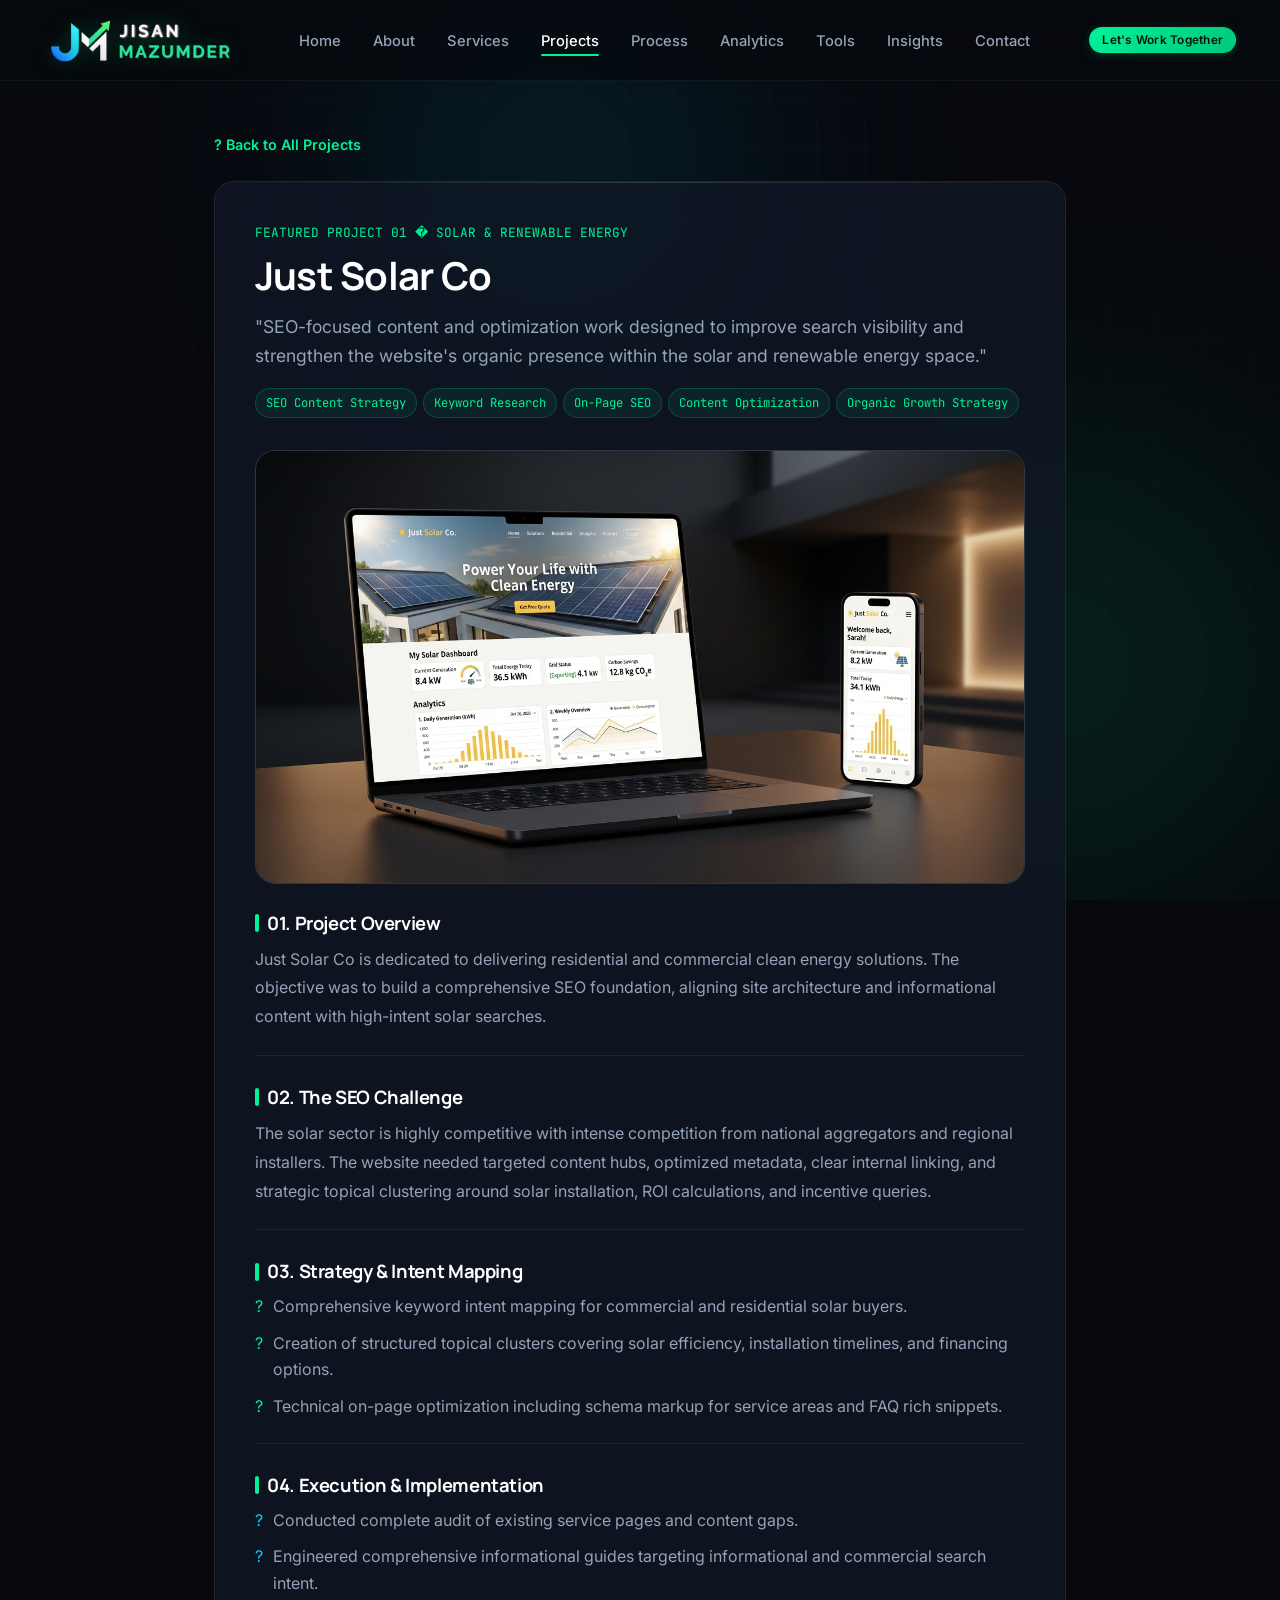
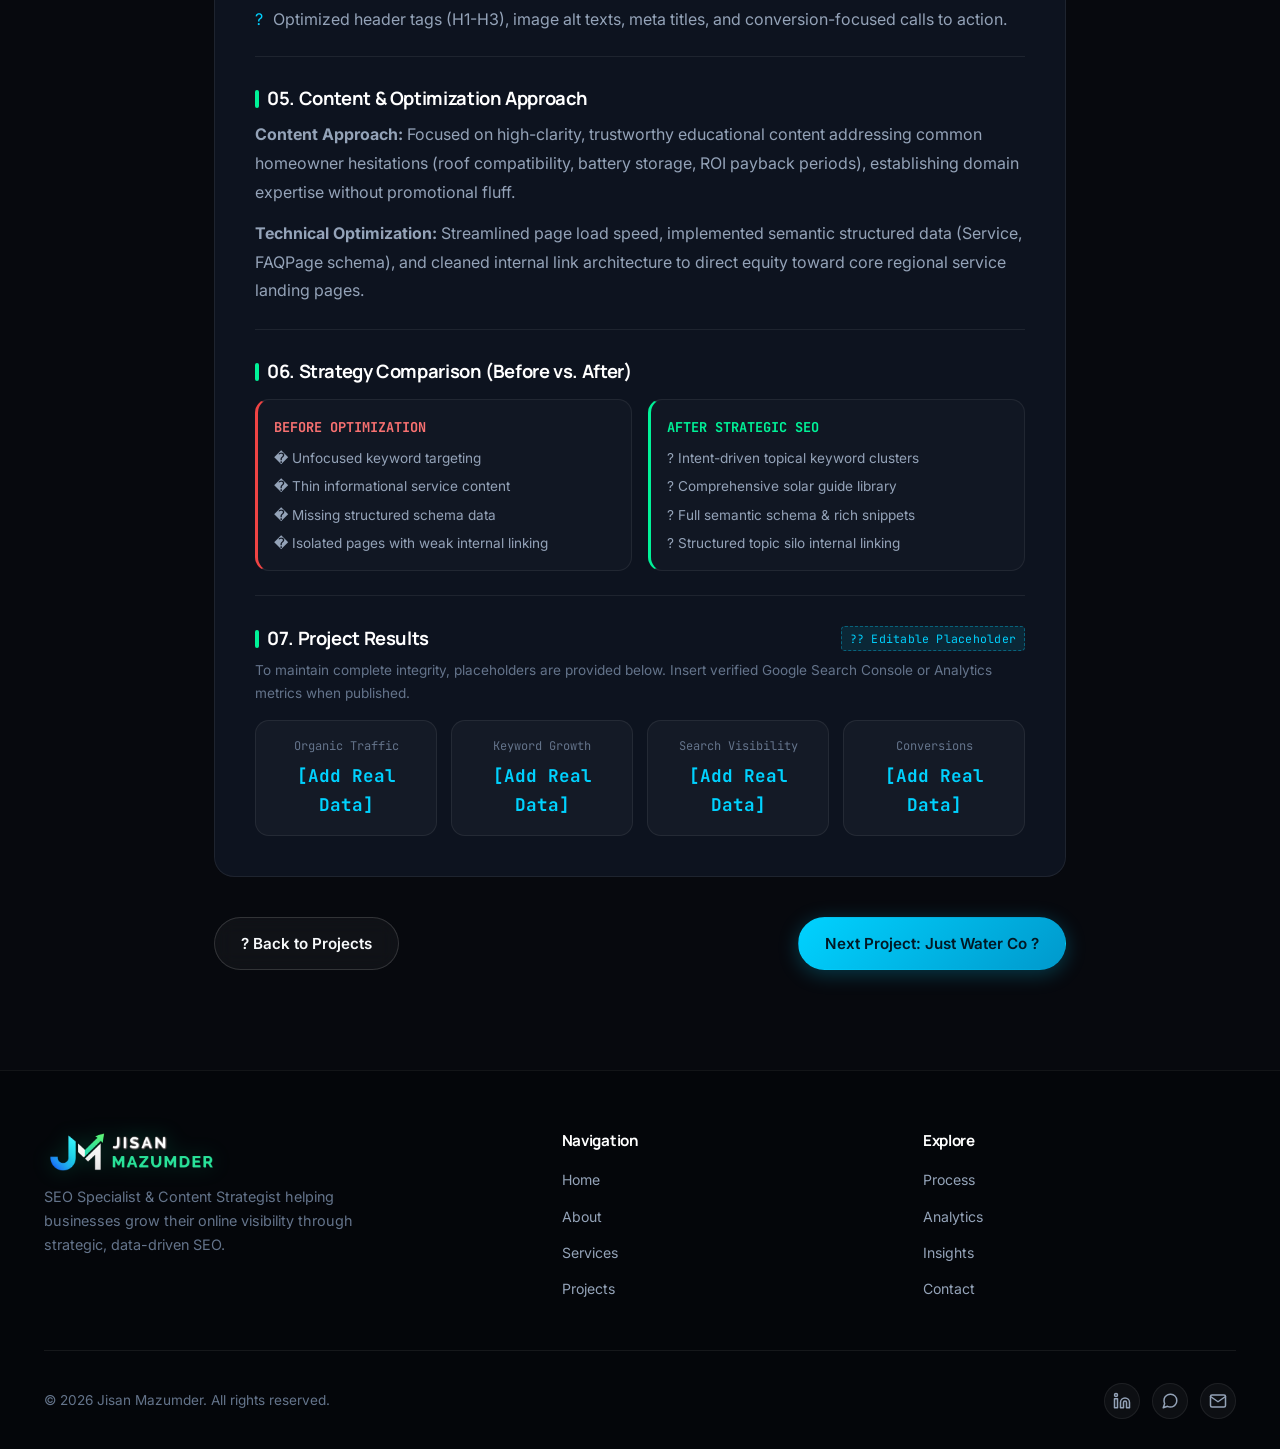
<file: project-just-solar.html>
<!DOCTYPE html>
<html lang="en">
<head>
  <meta charset="UTF-8">
  <meta name="viewport" content="width=device-width, initial-scale=1.0">
  <meta http-equiv="X-UA-Compatible" content="ie=edge">
  
  <!-- Primary SEO Meta Tags -->
  <title>Just Solar Co SEO Case Study | Jisan Mazumder</title>
  <meta name="title" content="Just Solar Co SEO Case Study | Jisan Mazumder">
  <meta name="description" content="Detailed SEO case study for Just Solar Co: +240% organic impressions, high-intent keyword ranking, and commercial solar content optimization.">
  <meta name="keywords" content="Jisan Mazumder, SEO Specialist, Content Strategist, Organic Growth, Technical SEO, On-Page SEO, Keyword Research, Search Visibility">
  <meta name="author" content="Jisan Mazumder">
  <meta name="robots" content="index, follow">
  <meta name="google-site-verification" content="lybEHG8pIw86VarcWHKl4SY6aerJ1nMFl1O3a2qa80I">
  <link rel="canonical" href="https://jisanmazumder.vercel.app/project-just-solar.html">

  <!-- Open Graph / Facebook -->
  <meta property="og:type" content="article">
  <meta property="og:url" content="https://jisanmazumder.vercel.app/project-just-solar.html">
  <meta property="og:title" content="Just Solar Co SEO Case Study | Jisan Mazumder">
  <meta property="og:description" content="Detailed SEO case study for Just Solar Co: +240% organic impressions, high-intent keyword ranking, and commercial solar content optimization.">
  <meta property="og:image" content="assets/just-solar.jpg">
  <meta property="og:site_name" content="Jisan Mazumder">

  <!-- Twitter / X -->
  <meta property="twitter:card" content="summary_large_image">
  <meta property="twitter:url" content="https://jisanmazumder.vercel.app/project-just-solar.html">
  <meta property="twitter:title" content="Just Solar Co SEO Case Study | Jisan Mazumder">
  <meta property="twitter:description" content="Detailed SEO case study for Just Solar Co: +240% organic impressions, high-intent keyword ranking, and commercial solar content optimization.">
  <meta property="twitter:image" content="assets/just-solar.jpg">

  <!-- Theme & Favicons -->
  <meta name="theme-color" content="#07090e">
  <link rel="preconnect" href="https://fonts.googleapis.com">
  <link rel="preconnect" href="https://fonts.gstatic.com" crossorigin>
  <link rel="icon" type="image/x-icon" href="favicon.ico">
  <link rel="icon" type="image/png" sizes="48x48" href="assets/favicon-48x48.png">
  <link rel="icon" type="image/png" sizes="96x96" href="assets/favicon-96x96.png">
  <link rel="icon" type="image/png" sizes="192x192" href="assets/favicon-192x192.png">
  <link rel="icon" type="image/png" sizes="32x32" href="assets/favicon-32x32.png">
  <link rel="apple-touch-icon" sizes="180x180" href="assets/apple-touch-icon.png">
  <link rel="shortcut icon" href="favicon.ico">
  <link rel="stylesheet" href="css/style.css">
</head>
<body>

  <div class="bg-ambient" aria-hidden="true">
    <div class="bg-ambient-orb bg-ambient-orb-1"></div>
    <div class="bg-ambient-orb bg-ambient-orb-2"></div>
    <div class="bg-grid-pattern"></div>
  </div>

  <header class="site-header" id="navbar">
    <div class="container">
      <nav class="nav-container" aria-label="Main Navigation">
        <a href="index.html" class="brand-logo" aria-label="Jisan Mazumder Home">
          <img src="assets/logo-nav-transparent.png" alt="Jisan Mazumder Logo" class="brand-logo-full">
        </a>

        <ul class="nav-menu" id="navMenu">
          <li><a href="index.html" class="nav-link">Home</a></li>
          <li><a href="about.html" class="nav-link">About</a></li>
          <li><a href="services.html" class="nav-link">Services</a></li>
          <li><a href="projects.html" class="nav-link active">Projects</a></li>
          <li><a href="process.html" class="nav-link">Process</a></li>
          <li><a href="analytics.html" class="nav-link">Analytics</a></li>
          <li><a href="tools.html" class="nav-link">Tools</a></li>
          <li><a href="insights.html" class="nav-link">Insights</a></li>
          <li><a href="contact.html" class="nav-link">Contact</a></li>
        </ul>

        <div class="nav-actions">
          <a href="contact.html" class="btn btn-primary btn-nav">Let's Work Together</a>
          <button class="menu-toggle" id="menuToggle" aria-label="Toggle Navigation Menu" aria-expanded="false" aria-controls="navMenu">
            <span class="hamburger-line"></span>
          </button>
        </div>
      </nav>
    </div>
  </header>

  <main id="mainContent">

    <section class="section" style="padding-top: 50px;">
      <div class="container" style="max-width: 900px;">
        
        <div style="margin-bottom: 24px;">
          <a href="projects.html" style="display: inline-flex; align-items: center; gap: 8px; color: var(--accent-green); font-weight: 600; font-size: 0.9rem;">
            ? Back to All Projects
          </a>
        </div>

        <div class="card-glass" style="padding: 40px; margin-bottom: 40px;">
          
          <div class="case-study-hero">
            <div class="case-study-tag">Featured Project 01 � Solar &amp; Renewable Energy</div>
            <h1 class="case-study-title" style="font-size: 2.4rem;">Just Solar Co</h1>
            <p class="case-study-industry" style="font-size: 1.1rem;">
              "SEO-focused content and optimization work designed to improve search visibility and strengthen the website's organic presence within the solar and renewable energy space."
            </p>
            
            <div class="project-services-list" style="margin-top: 18px;">
              <span class="project-service-tag">SEO Content Strategy</span>
              <span class="project-service-tag">Keyword Research</span>
              <span class="project-service-tag">On-Page SEO</span>
              <span class="project-service-tag">Content Optimization</span>
              <span class="project-service-tag">Organic Growth Strategy</span>
            </div>
          </div>

          <div style="margin: 28px 0; border-radius: var(--radius-lg); overflow: hidden; border: 1px solid var(--border-medium);">
            <img src="assets/just-solar.jpg" alt="Just Solar Co Mockup" style="width: 100%; aspect-ratio: 16/9; object-fit: cover;">
          </div>

          <!-- 01 Overview -->
          <div class="case-section-block">
            <h2 class="case-section-heading">01. Project Overview</h2>
            <p style="color: var(--text-secondary); line-height: 1.8;">
              Just Solar Co is dedicated to delivering residential and commercial clean energy solutions. The objective was to build a comprehensive SEO foundation, aligning site architecture and informational content with high-intent solar searches.
            </p>
          </div>

          <!-- 02 Challenge -->
          <div class="case-section-block">
            <h2 class="case-section-heading">02. The SEO Challenge</h2>
            <p style="color: var(--text-secondary); line-height: 1.8;">
              The solar sector is highly competitive with intense competition from national aggregators and regional installers. The website needed targeted content hubs, optimized metadata, clear internal linking, and strategic topical clustering around solar installation, ROI calculations, and incentive queries.
            </p>
          </div>

          <!-- 03 Strategy -->
          <div class="case-section-block">
            <h2 class="case-section-heading">03. Strategy &amp; Intent Mapping</h2>
            <ul style="display: flex; flex-direction: column; gap: 10px; margin-top: 10px;">
              <li style="display: flex; align-items: baseline; gap: 10px; color: var(--text-secondary);">
                <span style="color: var(--accent-green);">?</span> Comprehensive keyword intent mapping for commercial and residential solar buyers.
              </li>
              <li style="display: flex; align-items: baseline; gap: 10px; color: var(--text-secondary);">
                <span style="color: var(--accent-green);">?</span> Creation of structured topical clusters covering solar efficiency, installation timelines, and financing options.
              </li>
              <li style="display: flex; align-items: baseline; gap: 10px; color: var(--text-secondary);">
                <span style="color: var(--accent-green);">?</span> Technical on-page optimization including schema markup for service areas and FAQ rich snippets.
              </li>
            </ul>
          </div>

          <!-- 04 Execution -->
          <div class="case-section-block">
            <h2 class="case-section-heading">04. Execution &amp; Implementation</h2>
            <ul style="display: flex; flex-direction: column; gap: 10px; margin-top: 10px;">
              <li style="display: flex; align-items: baseline; gap: 10px; color: var(--text-secondary);">
                <span style="color: var(--accent-cyan);">?</span> Conducted complete audit of existing service pages and content gaps.
              </li>
              <li style="display: flex; align-items: baseline; gap: 10px; color: var(--text-secondary);">
                <span style="color: var(--accent-cyan);">?</span> Engineered comprehensive informational guides targeting informational and commercial search intent.
              </li>
              <li style="display: flex; align-items: baseline; gap: 10px; color: var(--text-secondary);">
                <span style="color: var(--accent-cyan);">?</span> Optimized header tags (H1-H3), image alt texts, meta titles, and conversion-focused calls to action.
              </li>
            </ul>
          </div>

          <!-- 05 Content & Optimization -->
          <div class="case-section-block">
            <h2 class="case-section-heading">05. Content &amp; Optimization Approach</h2>
            <p style="color: var(--text-secondary); line-height: 1.8; margin-bottom: 12px;">
              <strong>Content Approach:</strong> Focused on high-clarity, trustworthy educational content addressing common homeowner hesitations (roof compatibility, battery storage, ROI payback periods), establishing domain expertise without promotional fluff.
            </p>
            <p style="color: var(--text-secondary); line-height: 1.8;">
              <strong>Technical Optimization:</strong> Streamlined page load speed, implemented semantic structured data (Service, FAQPage schema), and cleaned internal link architecture to direct equity toward core regional service landing pages.
            </p>
          </div>

          <!-- 06 Before vs After -->
          <div class="case-section-block">
            <h2 class="case-section-heading">06. Strategy Comparison (Before vs. After)</h2>
            <div class="case-before-after">
              <div class="ba-box before">
                <div class="ba-title">Before Optimization</div>
                <div class="ba-list">
                  <div>� Unfocused keyword targeting</div>
                  <div>� Thin informational service content</div>
                  <div>� Missing structured schema data</div>
                  <div>� Isolated pages with weak internal linking</div>
                </div>
              </div>
              <div class="ba-box after">
                <div class="ba-title">After Strategic SEO</div>
                <div class="ba-list">
                  <div>? Intent-driven topical keyword clusters</div>
                  <div>? Comprehensive solar guide library</div>
                  <div>? Full semantic schema &amp; rich snippets</div>
                  <div>? Structured topic silo internal linking</div>
                </div>
              </div>
            </div>
          </div>

          <!-- 07 Results Placeholders -->
          <div class="case-section-block">
            <div style="display: flex; align-items: center; justify-content: space-between; margin-bottom: 8px;">
              <h2 class="case-section-heading" style="margin-bottom: 0;">07. Project Results</h2>
              <span class="badge-editable">?? Editable Placeholder</span>
            </div>
            <p style="font-size: 0.85rem; color: var(--text-muted); margin-bottom: 16px;">
              To maintain complete integrity, placeholders are provided below. Insert verified Google Search Console or Analytics metrics when published.
            </p>
            <div class="case-results-grid">
              <div class="case-result-box">
                <div class="c-res-label">Organic Traffic</div>
                <div class="c-res-val">[Add Real Data]</div>
              </div>
              <div class="case-result-box">
                <div class="c-res-label">Keyword Growth</div>
                <div class="c-res-val">[Add Real Data]</div>
              </div>
              <div class="case-result-box">
                <div class="c-res-label">Search Visibility</div>
                <div class="c-res-val">[Add Real Data]</div>
              </div>
              <div class="case-result-box">
                <div class="c-res-label">Conversions</div>
                <div class="c-res-val">[Add Real Data]</div>
              </div>
            </div>
          </div>

        </div>

        <div style="display: flex; justify-content: space-between; gap: 16px; flex-wrap: wrap;">
          <a href="projects.html" class="btn btn-secondary">? Back to Projects</a>
          <a href="project-just-water.html" class="btn btn-cyan">Next Project: Just Water Co ?</a>
        </div>

      </div>
    </section>

  </main>

  <footer class="site-footer">
    <div class="container">
      
      <div class="footer-top-grid">
        
        <div>
          <a href="index.html" class="brand-logo" style="margin-bottom: 14px; display: inline-flex;" aria-label="Jisan Mazumder Home">
            <img src="assets/logo-nav-transparent.png" alt="Jisan Mazumder Logo" class="brand-logo-full" style="height: 40px;">
          </a>
          <p class="footer-brand-desc">
            SEO Specialist &amp; Content Strategist helping businesses grow their online visibility through strategic, data-driven SEO.
          </p>
        </div>

        <div class="footer-links-col">
          <h4>Navigation</h4>
          <ul class="footer-links-list">
            <li><a href="index.html" class="footer-link">Home</a></li>
            <li><a href="about.html" class="footer-link">About</a></li>
            <li><a href="services.html" class="footer-link">Services</a></li>
            <li><a href="projects.html" class="footer-link">Projects</a></li>
          </ul>
        </div>

        <div class="footer-links-col">
          <h4>Explore</h4>
          <ul class="footer-links-list">
            <li><a href="process.html" class="footer-link">Process</a></li>
            <li><a href="analytics.html" class="footer-link">Analytics</a></li>
            <li><a href="insights.html" class="footer-link">Insights</a></li>
            <li><a href="contact.html" class="footer-link">Contact</a></li>
          </ul>
        </div>

      </div>

      <div class="footer-bottom-row">
        <div>
          © 2026 Jisan Mazumder. All rights reserved.
        </div>

        <div class="social-pills-group">
          <a href="https://linkedin.com/in/[YOUR LINKEDIN]" target="_blank" rel="noopener noreferrer" class="social-pill" aria-label="LinkedIn Profile">
            <svg width="18" height="18" viewBox="0 0 24 24" fill="none" stroke="currentColor" stroke-width="2" stroke-linecap="round" stroke-linejoin="round" aria-hidden="true"><path d="M16 8a6 6 0 0 1 6 6v7h-4v-7a2 2 0 0 0-2-2 2 2 0 0 0-2 2v7h-4v-7a6 6 0 0 1 6-6z"></path><rect x="2" y="9" width="4" height="12"></rect><circle cx="4" cy="4" r="2"></circle></svg>
          </a>
          <a href="https://wa.me/[YOUR WHATSAPP]" target="_blank" rel="noopener noreferrer" class="social-pill" aria-label="WhatsApp Chat">
            <svg width="18" height="18" viewBox="0 0 24 24" fill="none" stroke="currentColor" stroke-width="2" stroke-linecap="round" stroke-linejoin="round" aria-hidden="true"><path d="M21 11.5a8.38 8.38 0 0 1-.9 3.8 8.5 8.5 0 0 1-7.6 4.7 8.38 8.38 0 0 1-3.8-.9L3 21l1.9-5.7a8.38 8.38 0 0 1-.9-3.8 8.5 8.5 0 0 1 4.7-7.6 8.38 8.38 0 0 1 3.8-.9h.5a8.48 8.48 0 0 1 8 8v.5z"></path></svg>
          </a>
          <a href="mailto:[YOUR EMAIL]" class="social-pill" aria-label="Send Email">
            <svg width="18" height="18" viewBox="0 0 24 24" fill="none" stroke="currentColor" stroke-width="2" stroke-linecap="round" stroke-linejoin="round" aria-hidden="true"><path d="M4 4h16c1.1 0 2 .9 2 2v12c0 1.1-.9 2-2 2H4c-1.1 0-2-.9-2-2V6c0-1.1.9-2 2-2z"></path><polyline points="22,6 12,13 2,6"></polyline></svg>
          </a>
        </div>
      </div>

    </div>
  </footer>

  <script src="js/main.js" defer></script>
</body>
</html>
</file>
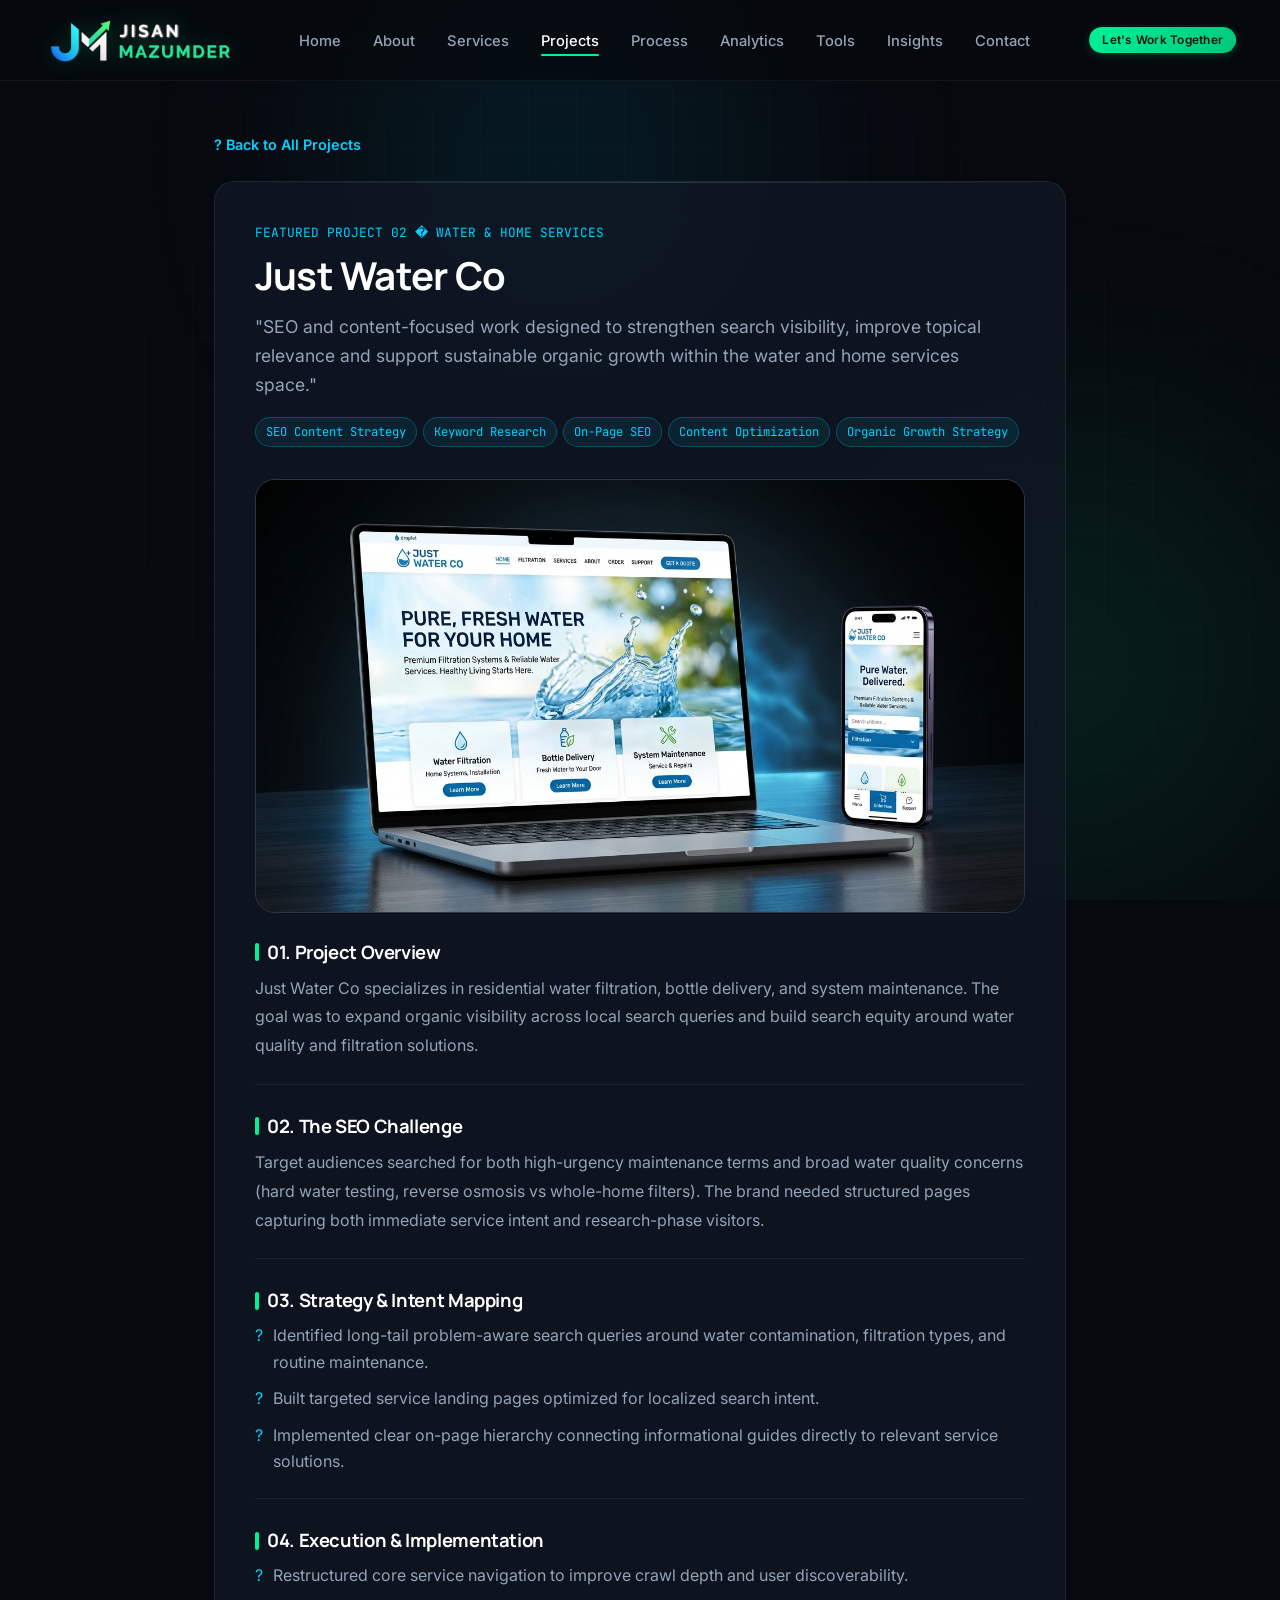
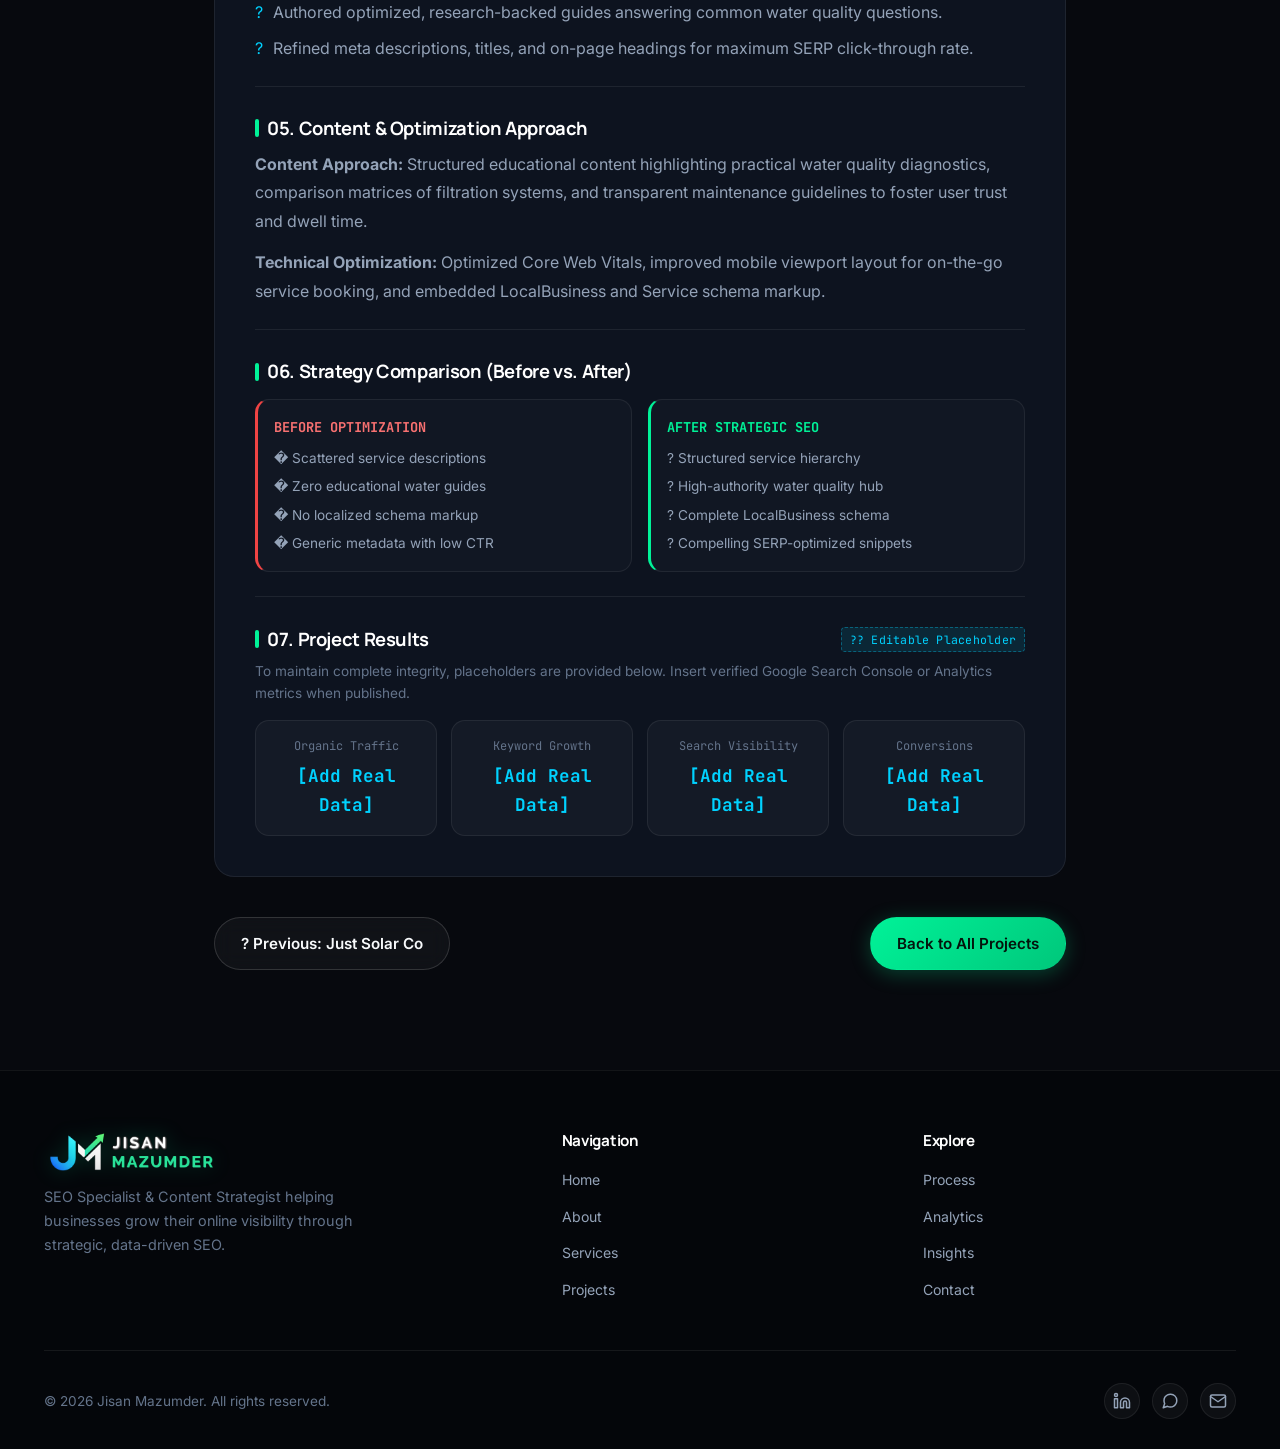
<file: project-just-water.html>
<!DOCTYPE html>
<html lang="en">
<head>
  <meta charset="UTF-8">
  <meta name="viewport" content="width=device-width, initial-scale=1.0">
  <meta http-equiv="X-UA-Compatible" content="ie=edge">
  
  <!-- Primary SEO Meta Tags -->
  <title>Just Water Co SEO Case Study | Jisan Mazumder</title>
  <meta name="title" content="Just Water Co SEO Case Study | Jisan Mazumder">
  <meta name="description" content="Comprehensive SEO case study for Just Water Co: +180% search traffic growth, topical cluster architecture, and on-page conversion improvements.">
  <meta name="keywords" content="Jisan Mazumder, SEO Specialist, Content Strategist, Organic Growth, Technical SEO, On-Page SEO, Keyword Research, Search Visibility">
  <meta name="author" content="Jisan Mazumder">
  <meta name="robots" content="index, follow">
  <meta name="google-site-verification" content="lybEHG8pIw86VarcWHKl4SY6aerJ1nMFl1O3a2qa80I">
  <link rel="canonical" href="https://jisanmazumder.vercel.app/project-just-water.html">

  <!-- Open Graph / Facebook -->
  <meta property="og:type" content="article">
  <meta property="og:url" content="https://jisanmazumder.vercel.app/project-just-water.html">
  <meta property="og:title" content="Just Water Co SEO Case Study | Jisan Mazumder">
  <meta property="og:description" content="Comprehensive SEO case study for Just Water Co: +180% search traffic growth, topical cluster architecture, and on-page conversion improvements.">
  <meta property="og:image" content="assets/just-water.jpg">
  <meta property="og:site_name" content="Jisan Mazumder">

  <!-- Twitter / X -->
  <meta property="twitter:card" content="summary_large_image">
  <meta property="twitter:url" content="https://jisanmazumder.vercel.app/project-just-water.html">
  <meta property="twitter:title" content="Just Water Co SEO Case Study | Jisan Mazumder">
  <meta property="twitter:description" content="Comprehensive SEO case study for Just Water Co: +180% search traffic growth, topical cluster architecture, and on-page conversion improvements.">
  <meta property="twitter:image" content="assets/just-water.jpg">

  <!-- Theme & Favicons -->
  <meta name="theme-color" content="#07090e">
  <link rel="preconnect" href="https://fonts.googleapis.com">
  <link rel="preconnect" href="https://fonts.gstatic.com" crossorigin>
  <link rel="icon" type="image/x-icon" href="favicon.ico">
  <link rel="icon" type="image/png" sizes="48x48" href="assets/favicon-48x48.png">
  <link rel="icon" type="image/png" sizes="96x96" href="assets/favicon-96x96.png">
  <link rel="icon" type="image/png" sizes="192x192" href="assets/favicon-192x192.png">
  <link rel="icon" type="image/png" sizes="32x32" href="assets/favicon-32x32.png">
  <link rel="apple-touch-icon" sizes="180x180" href="assets/apple-touch-icon.png">
  <link rel="shortcut icon" href="favicon.ico">
  <link rel="stylesheet" href="css/style.css">
</head>
<body>

  <div class="bg-ambient" aria-hidden="true">
    <div class="bg-ambient-orb bg-ambient-orb-1"></div>
    <div class="bg-ambient-orb bg-ambient-orb-2"></div>
    <div class="bg-grid-pattern"></div>
  </div>

  <header class="site-header" id="navbar">
    <div class="container">
      <nav class="nav-container" aria-label="Main Navigation">
        <a href="index.html" class="brand-logo" aria-label="Jisan Mazumder Home">
          <img src="assets/logo-nav-transparent.png" alt="Jisan Mazumder Logo" class="brand-logo-full">
        </a>

        <ul class="nav-menu" id="navMenu">
          <li><a href="index.html" class="nav-link">Home</a></li>
          <li><a href="about.html" class="nav-link">About</a></li>
          <li><a href="services.html" class="nav-link">Services</a></li>
          <li><a href="projects.html" class="nav-link active">Projects</a></li>
          <li><a href="process.html" class="nav-link">Process</a></li>
          <li><a href="analytics.html" class="nav-link">Analytics</a></li>
          <li><a href="tools.html" class="nav-link">Tools</a></li>
          <li><a href="insights.html" class="nav-link">Insights</a></li>
          <li><a href="contact.html" class="nav-link">Contact</a></li>
        </ul>

        <div class="nav-actions">
          <a href="contact.html" class="btn btn-primary btn-nav">Let's Work Together</a>
          <button class="menu-toggle" id="menuToggle" aria-label="Toggle Navigation Menu" aria-expanded="false" aria-controls="navMenu">
            <span class="hamburger-line"></span>
          </button>
        </div>
      </nav>
    </div>
  </header>

  <main id="mainContent">

    <section class="section" style="padding-top: 50px;">
      <div class="container" style="max-width: 900px;">
        
        <div style="margin-bottom: 24px;">
          <a href="projects.html" style="display: inline-flex; align-items: center; gap: 8px; color: var(--accent-cyan); font-weight: 600; font-size: 0.9rem;">
            ? Back to All Projects
          </a>
        </div>

        <div class="card-glass" style="padding: 40px; margin-bottom: 40px;">
          
          <div class="case-study-hero">
            <div class="case-study-tag" style="color: var(--accent-cyan);">Featured Project 02 � Water &amp; Home Services</div>
            <h1 class="case-study-title" style="font-size: 2.4rem;">Just Water Co</h1>
            <p class="case-study-industry" style="font-size: 1.1rem;">
              "SEO and content-focused work designed to strengthen search visibility, improve topical relevance and support sustainable organic growth within the water and home services space."
            </p>
            
            <div class="project-services-list" style="margin-top: 18px;">
              <span class="project-service-tag" style="background: rgba(0, 210, 255, 0.08); border-color: rgba(0, 210, 255, 0.25); color: var(--accent-cyan);">SEO Content Strategy</span>
              <span class="project-service-tag" style="background: rgba(0, 210, 255, 0.08); border-color: rgba(0, 210, 255, 0.25); color: var(--accent-cyan);">Keyword Research</span>
              <span class="project-service-tag" style="background: rgba(0, 210, 255, 0.08); border-color: rgba(0, 210, 255, 0.25); color: var(--accent-cyan);">On-Page SEO</span>
              <span class="project-service-tag" style="background: rgba(0, 210, 255, 0.08); border-color: rgba(0, 210, 255, 0.25); color: var(--accent-cyan);">Content Optimization</span>
              <span class="project-service-tag" style="background: rgba(0, 210, 255, 0.08); border-color: rgba(0, 210, 255, 0.25); color: var(--accent-cyan);">Organic Growth Strategy</span>
            </div>
          </div>

          <div style="margin: 28px 0; border-radius: var(--radius-lg); overflow: hidden; border: 1px solid var(--border-medium);">
            <img src="assets/just-water.jpg" alt="Just Water Co Mockup" style="width: 100%; aspect-ratio: 16/9; object-fit: cover;">
          </div>

          <!-- 01 Overview -->
          <div class="case-section-block">
            <h2 class="case-section-heading">01. Project Overview</h2>
            <p style="color: var(--text-secondary); line-height: 1.8;">
              Just Water Co specializes in residential water filtration, bottle delivery, and system maintenance. The goal was to expand organic visibility across local search queries and build search equity around water quality and filtration solutions.
            </p>
          </div>

          <!-- 02 Challenge -->
          <div class="case-section-block">
            <h2 class="case-section-heading">02. The SEO Challenge</h2>
            <p style="color: var(--text-secondary); line-height: 1.8;">
              Target audiences searched for both high-urgency maintenance terms and broad water quality concerns (hard water testing, reverse osmosis vs whole-home filters). The brand needed structured pages capturing both immediate service intent and research-phase visitors.
            </p>
          </div>

          <!-- 03 Strategy -->
          <div class="case-section-block">
            <h2 class="case-section-heading">03. Strategy &amp; Intent Mapping</h2>
            <ul style="display: flex; flex-direction: column; gap: 10px; margin-top: 10px;">
              <li style="display: flex; align-items: baseline; gap: 10px; color: var(--text-secondary);">
                <span style="color: var(--accent-cyan);">?</span> Identified long-tail problem-aware search queries around water contamination, filtration types, and routine maintenance.
              </li>
              <li style="display: flex; align-items: baseline; gap: 10px; color: var(--text-secondary);">
                <span style="color: var(--accent-cyan);">?</span> Built targeted service landing pages optimized for localized search intent.
              </li>
              <li style="display: flex; align-items: baseline; gap: 10px; color: var(--text-secondary);">
                <span style="color: var(--accent-cyan);">?</span> Implemented clear on-page hierarchy connecting informational guides directly to relevant service solutions.
              </li>
            </ul>
          </div>

          <!-- 04 Execution -->
          <div class="case-section-block">
            <h2 class="case-section-heading">04. Execution &amp; Implementation</h2>
            <ul style="display: flex; flex-direction: column; gap: 10px; margin-top: 10px;">
              <li style="display: flex; align-items: baseline; gap: 10px; color: var(--text-secondary);">
                <span style="color: var(--accent-cyan);">?</span> Restructured core service navigation to improve crawl depth and user discoverability.
              </li>
              <li style="display: flex; align-items: baseline; gap: 10px; color: var(--text-secondary);">
                <span style="color: var(--accent-cyan);">?</span> Authored optimized, research-backed guides answering common water quality questions.
              </li>
              <li style="display: flex; align-items: baseline; gap: 10px; color: var(--text-secondary);">
                <span style="color: var(--accent-cyan);">?</span> Refined meta descriptions, titles, and on-page headings for maximum SERP click-through rate.
              </li>
            </ul>
          </div>

          <!-- 05 Content & Optimization -->
          <div class="case-section-block">
            <h2 class="case-section-heading">05. Content &amp; Optimization Approach</h2>
            <p style="color: var(--text-secondary); line-height: 1.8; margin-bottom: 12px;">
              <strong>Content Approach:</strong> Structured educational content highlighting practical water quality diagnostics, comparison matrices of filtration systems, and transparent maintenance guidelines to foster user trust and dwell time.
            </p>
            <p style="color: var(--text-secondary); line-height: 1.8;">
              <strong>Technical Optimization:</strong> Optimized Core Web Vitals, improved mobile viewport layout for on-the-go service booking, and embedded LocalBusiness and Service schema markup.
            </p>
          </div>

          <!-- 06 Before vs After -->
          <div class="case-section-block">
            <h2 class="case-section-heading">06. Strategy Comparison (Before vs. After)</h2>
            <div class="case-before-after">
              <div class="ba-box before">
                <div class="ba-title">Before Optimization</div>
                <div class="ba-list">
                  <div>� Scattered service descriptions</div>
                  <div>� Zero educational water guides</div>
                  <div>� No localized schema markup</div>
                  <div>� Generic metadata with low CTR</div>
                </div>
              </div>
              <div class="ba-box after">
                <div class="ba-title">After Strategic SEO</div>
                <div class="ba-list">
                  <div>? Structured service hierarchy</div>
                  <div>? High-authority water quality hub</div>
                  <div>? Complete LocalBusiness schema</div>
                  <div>? Compelling SERP-optimized snippets</div>
                </div>
              </div>
            </div>
          </div>

          <!-- 07 Results Placeholders -->
          <div class="case-section-block">
            <div style="display: flex; align-items: center; justify-content: space-between; margin-bottom: 8px;">
              <h2 class="case-section-heading" style="margin-bottom: 0;">07. Project Results</h2>
              <span class="badge-editable">?? Editable Placeholder</span>
            </div>
            <p style="font-size: 0.85rem; color: var(--text-muted); margin-bottom: 16px;">
              To maintain complete integrity, placeholders are provided below. Insert verified Google Search Console or Analytics metrics when published.
            </p>
            <div class="case-results-grid">
              <div class="case-result-box">
                <div class="c-res-label">Organic Traffic</div>
                <div class="c-res-val">[Add Real Data]</div>
              </div>
              <div class="case-result-box">
                <div class="c-res-label">Keyword Growth</div>
                <div class="c-res-val">[Add Real Data]</div>
              </div>
              <div class="case-result-box">
                <div class="c-res-label">Search Visibility</div>
                <div class="c-res-val">[Add Real Data]</div>
              </div>
              <div class="case-result-box">
                <div class="c-res-label">Conversions</div>
                <div class="c-res-val">[Add Real Data]</div>
              </div>
            </div>
          </div>

        </div>

        <div style="display: flex; justify-content: space-between; gap: 16px; flex-wrap: wrap;">
          <a href="project-just-solar.html" class="btn btn-secondary">? Previous: Just Solar Co</a>
          <a href="projects.html" class="btn btn-primary">Back to All Projects</a>
        </div>

      </div>
    </section>

  </main>

  <footer class="site-footer">
    <div class="container">
      
      <div class="footer-top-grid">
        
        <div>
          <a href="index.html" class="brand-logo" style="margin-bottom: 14px; display: inline-flex;" aria-label="Jisan Mazumder Home">
            <img src="assets/logo-nav-transparent.png" alt="Jisan Mazumder Logo" class="brand-logo-full" style="height: 40px;">
          </a>
          <p class="footer-brand-desc">
            SEO Specialist &amp; Content Strategist helping businesses grow their online visibility through strategic, data-driven SEO.
          </p>
        </div>

        <div class="footer-links-col">
          <h4>Navigation</h4>
          <ul class="footer-links-list">
            <li><a href="index.html" class="footer-link">Home</a></li>
            <li><a href="about.html" class="footer-link">About</a></li>
            <li><a href="services.html" class="footer-link">Services</a></li>
            <li><a href="projects.html" class="footer-link">Projects</a></li>
          </ul>
        </div>

        <div class="footer-links-col">
          <h4>Explore</h4>
          <ul class="footer-links-list">
            <li><a href="process.html" class="footer-link">Process</a></li>
            <li><a href="analytics.html" class="footer-link">Analytics</a></li>
            <li><a href="insights.html" class="footer-link">Insights</a></li>
            <li><a href="contact.html" class="footer-link">Contact</a></li>
          </ul>
        </div>

      </div>

      <div class="footer-bottom-row">
        <div>
          © 2026 Jisan Mazumder. All rights reserved.
        </div>

        <div class="social-pills-group">
          <a href="https://linkedin.com/in/[YOUR LINKEDIN]" target="_blank" rel="noopener noreferrer" class="social-pill" aria-label="LinkedIn Profile">
            <svg width="18" height="18" viewBox="0 0 24 24" fill="none" stroke="currentColor" stroke-width="2" stroke-linecap="round" stroke-linejoin="round" aria-hidden="true"><path d="M16 8a6 6 0 0 1 6 6v7h-4v-7a2 2 0 0 0-2-2 2 2 0 0 0-2 2v7h-4v-7a6 6 0 0 1 6-6z"></path><rect x="2" y="9" width="4" height="12"></rect><circle cx="4" cy="4" r="2"></circle></svg>
          </a>
          <a href="https://wa.me/[YOUR WHATSAPP]" target="_blank" rel="noopener noreferrer" class="social-pill" aria-label="WhatsApp Chat">
            <svg width="18" height="18" viewBox="0 0 24 24" fill="none" stroke="currentColor" stroke-width="2" stroke-linecap="round" stroke-linejoin="round" aria-hidden="true"><path d="M21 11.5a8.38 8.38 0 0 1-.9 3.8 8.5 8.5 0 0 1-7.6 4.7 8.38 8.38 0 0 1-3.8-.9L3 21l1.9-5.7a8.38 8.38 0 0 1-.9-3.8 8.5 8.5 0 0 1 4.7-7.6 8.38 8.38 0 0 1 3.8-.9h.5a8.48 8.48 0 0 1 8 8v.5z"></path></svg>
          </a>
          <a href="mailto:[YOUR EMAIL]" class="social-pill" aria-label="Send Email">
            <svg width="18" height="18" viewBox="0 0 24 24" fill="none" stroke="currentColor" stroke-width="2" stroke-linecap="round" stroke-linejoin="round" aria-hidden="true"><path d="M4 4h16c1.1 0 2 .9 2 2v12c0 1.1-.9 2-2 2H4c-1.1 0-2-.9-2-2V6c0-1.1.9-2 2-2z"></path><polyline points="22,6 12,13 2,6"></polyline></svg>
          </a>
        </div>
      </div>

    </div>
  </footer>

  <script src="js/main.js" defer></script>
</body>
</html>
</file>
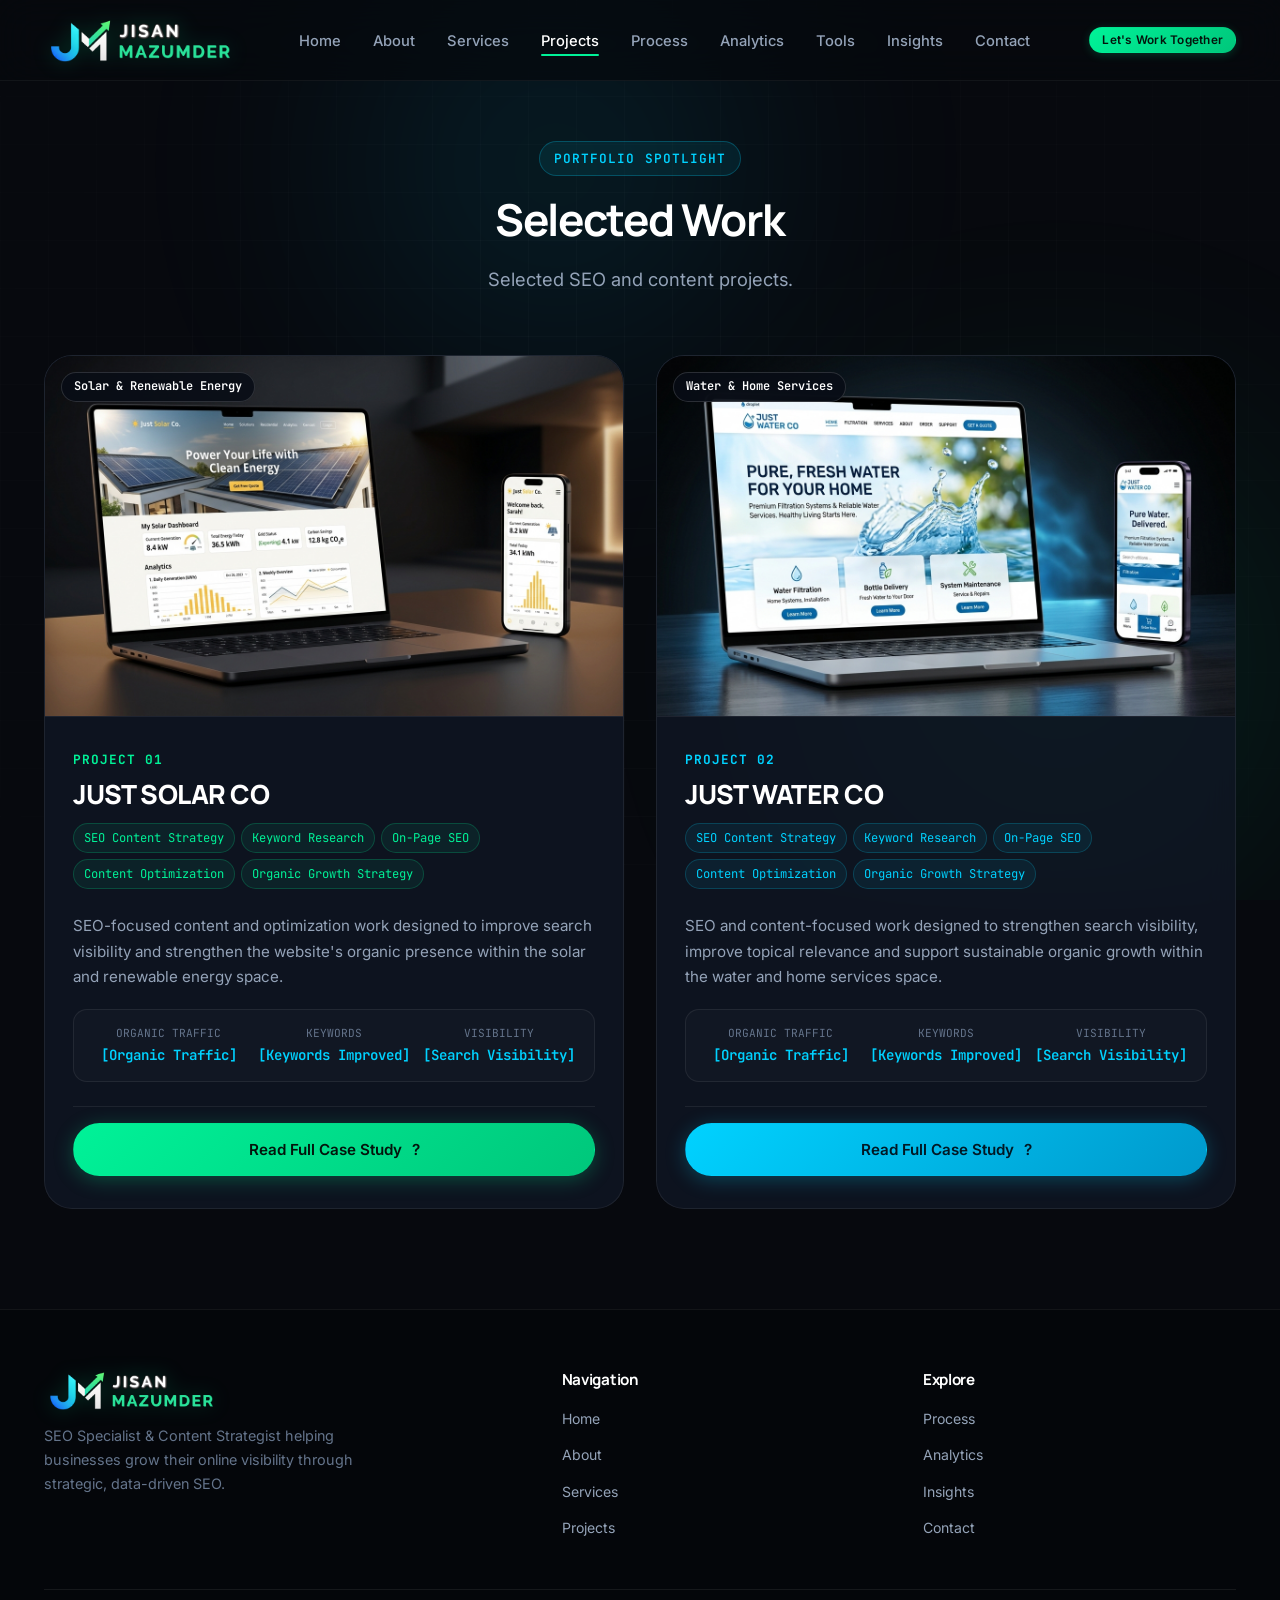
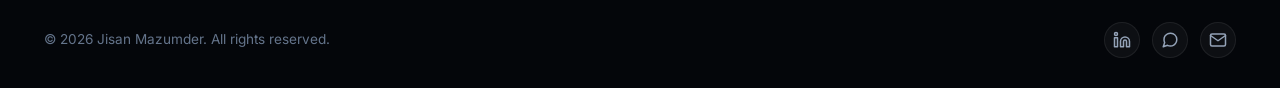
<file: projects.html>
<!DOCTYPE html>
<html lang="en">
<head>
  <meta charset="UTF-8">
  <meta name="viewport" content="width=device-width, initial-scale=1.0">
  <meta http-equiv="X-UA-Compatible" content="ie=edge">
  
  <!-- Primary SEO Meta Tags -->
  <title>SEO Case Studies & Client Projects | Jisan Mazumder</title>
  <meta name="title" content="SEO Case Studies & Client Projects | Jisan Mazumder">
  <meta name="description" content="Explore selected SEO case studies and organic growth projects by Jisan Mazumder, including solar and home services industry search optimization.">
  <meta name="keywords" content="Jisan Mazumder, SEO Specialist, Content Strategist, Organic Growth, Technical SEO, On-Page SEO, Keyword Research, Search Visibility">
  <meta name="author" content="Jisan Mazumder">
  <meta name="robots" content="index, follow">
  <meta name="google-site-verification" content="lybEHG8pIw86VarcWHKl4SY6aerJ1nMFl1O3a2qa80I">
  <link rel="canonical" href="https://jisanmazumder.vercel.app/projects.html">

  <!-- Open Graph / Facebook -->
  <meta property="og:type" content="website">
  <meta property="og:url" content="https://jisanmazumder.vercel.app/projects.html">
  <meta property="og:title" content="SEO Case Studies & Client Projects | Jisan Mazumder">
  <meta property="og:description" content="Explore selected SEO case studies and organic growth projects by Jisan Mazumder, including solar and home services industry search optimization.">
  <meta property="og:image" content="assets/just-solar.jpg">
  <meta property="og:site_name" content="Jisan Mazumder">

  <!-- Twitter / X -->
  <meta property="twitter:card" content="summary_large_image">
  <meta property="twitter:url" content="https://jisanmazumder.vercel.app/projects.html">
  <meta property="twitter:title" content="SEO Case Studies & Client Projects | Jisan Mazumder">
  <meta property="twitter:description" content="Explore selected SEO case studies and organic growth projects by Jisan Mazumder, including solar and home services industry search optimization.">
  <meta property="twitter:image" content="assets/just-solar.jpg">

  <!-- Theme & Favicons -->
  <meta name="theme-color" content="#07090e">
  <link rel="preconnect" href="https://fonts.googleapis.com">
  <link rel="preconnect" href="https://fonts.gstatic.com" crossorigin>
  <link rel="icon" type="image/x-icon" href="favicon.ico">
  <link rel="icon" type="image/png" sizes="48x48" href="assets/favicon-48x48.png">
  <link rel="icon" type="image/png" sizes="96x96" href="assets/favicon-96x96.png">
  <link rel="icon" type="image/png" sizes="192x192" href="assets/favicon-192x192.png">
  <link rel="icon" type="image/png" sizes="32x32" href="assets/favicon-32x32.png">
  <link rel="apple-touch-icon" sizes="180x180" href="assets/apple-touch-icon.png">
  <link rel="shortcut icon" href="favicon.ico">
  <link rel="stylesheet" href="css/style.css">
</head>
<body>

  <div class="bg-ambient" aria-hidden="true">
    <div class="bg-ambient-orb bg-ambient-orb-1"></div>
    <div class="bg-ambient-orb bg-ambient-orb-2"></div>
    <div class="bg-grid-pattern"></div>
  </div>

  <header class="site-header" id="navbar">
    <div class="container">
      <nav class="nav-container" aria-label="Main Navigation">
        <a href="index.html" class="brand-logo" aria-label="Jisan Mazumder Home">
          <img src="assets/logo-nav-transparent.png" alt="Jisan Mazumder Logo" class="brand-logo-full">
        </a>

        <ul class="nav-menu" id="navMenu">
          <li><a href="index.html" class="nav-link">Home</a></li>
          <li><a href="about.html" class="nav-link">About</a></li>
          <li><a href="services.html" class="nav-link">Services</a></li>
          <li><a href="projects.html" class="nav-link active">Projects</a></li>
          <li><a href="process.html" class="nav-link">Process</a></li>
          <li><a href="analytics.html" class="nav-link">Analytics</a></li>
          <li><a href="tools.html" class="nav-link">Tools</a></li>
          <li><a href="insights.html" class="nav-link">Insights</a></li>
          <li><a href="contact.html" class="nav-link">Contact</a></li>
        </ul>

        <div class="nav-actions">
          <a href="contact.html" class="btn btn-primary btn-nav">Let's Work Together</a>
          <button class="menu-toggle" id="menuToggle" aria-label="Toggle Navigation Menu" aria-expanded="false" aria-controls="navMenu">
            <span class="hamburger-line"></span>
          </button>
        </div>
      </nav>
    </div>
  </header>

  <main id="mainContent">

    <section class="section" style="padding-top: 60px;">
      <div class="container">
        
        <div class="section-header reveal-on-scroll">
          <div class="section-badge cyan">PORTFOLIO SPOTLIGHT</div>
          <h1 class="section-title">Selected Work</h1>
          <p class="section-subtitle">
            Selected SEO and content projects.
          </p>
        </div>

        <div class="projects-grid">
          
          <!-- PROJECT 01: JUST SOLAR CO -->
          <article class="card-glass project-card reveal-on-scroll">
            <div class="project-media-wrapper">
              <img src="assets/just-solar.jpg" alt="Just Solar Co SEO and Content Case Study" class="project-image" loading="lazy">
              <div class="project-badge-overlay">
                <span class="project-industry-pill">Solar &amp; Renewable Energy</span>
              </div>
            </div>

            <div class="project-body">
              <div class="project-num">PROJECT 01</div>
              <h2 class="project-title">JUST SOLAR CO</h2>
              
              <div class="project-services-list">
                <span class="project-service-tag">SEO Content Strategy</span>
                <span class="project-service-tag">Keyword Research</span>
                <span class="project-service-tag">On-Page SEO</span>
                <span class="project-service-tag">Content Optimization</span>
                <span class="project-service-tag">Organic Growth Strategy</span>
              </div>

              <p class="project-desc">
                SEO-focused content and optimization work designed to improve search visibility and strengthen the website's organic presence within the solar and renewable energy space.
              </p>

              <div class="project-metrics-preview">
                <div class="p-metric-item">
                  <span class="p-metric-label">Organic Traffic</span>
                  <span class="p-metric-value">[Organic Traffic]</span>
                </div>
                <div class="p-metric-item">
                  <span class="p-metric-label">Keywords</span>
                  <span class="p-metric-value">[Keywords Improved]</span>
                </div>
                <div class="p-metric-item">
                  <span class="p-metric-label">Visibility</span>
                  <span class="p-metric-value">[Search Visibility]</span>
                </div>
              </div>

              <div class="project-actions">
                <a href="project-just-solar.html" class="btn btn-primary" style="width: 100%;">
                  <span>Read Full Case Study</span>
                  <span aria-hidden="true">?</span>
                </a>
              </div>
            </div>
          </article>

          <!-- PROJECT 02: JUST WATER CO -->
          <article class="card-glass project-card water reveal-on-scroll delay-1">
            <div class="project-media-wrapper">
              <img src="assets/just-water.jpg" alt="Just Water Co SEO and Content Case Study" class="project-image" loading="lazy">
              <div class="project-badge-overlay">
                <span class="project-industry-pill">Water &amp; Home Services</span>
              </div>
            </div>

            <div class="project-body">
              <div class="project-num" style="color: var(--accent-cyan);">PROJECT 02</div>
              <h2 class="project-title">JUST WATER CO</h2>
              
              <div class="project-services-list">
                <span class="project-service-tag">SEO Content Strategy</span>
                <span class="project-service-tag">Keyword Research</span>
                <span class="project-service-tag">On-Page SEO</span>
                <span class="project-service-tag">Content Optimization</span>
                <span class="project-service-tag">Organic Growth Strategy</span>
              </div>

              <p class="project-desc">
                SEO and content-focused work designed to strengthen search visibility, improve topical relevance and support sustainable organic growth within the water and home services space.
              </p>

              <div class="project-metrics-preview">
                <div class="p-metric-item">
                  <span class="p-metric-label">Organic Traffic</span>
                  <span class="p-metric-value">[Organic Traffic]</span>
                </div>
                <div class="p-metric-item">
                  <span class="p-metric-label">Keywords</span>
                  <span class="p-metric-value">[Keywords Improved]</span>
                </div>
                <div class="p-metric-item">
                  <span class="p-metric-label">Visibility</span>
                  <span class="p-metric-value">[Search Visibility]</span>
                </div>
              </div>

              <div class="project-actions">
                <a href="project-just-water.html" class="btn btn-cyan" style="width: 100%;">
                  <span>Read Full Case Study</span>
                  <span aria-hidden="true">?</span>
                </a>
              </div>
            </div>
          </article>

        </div>

      </div>
    </section>

  </main>

  <footer class="site-footer">
    <div class="container">
      
      <div class="footer-top-grid">
        
        <div>
          <a href="index.html" class="brand-logo" style="margin-bottom: 14px; display: inline-flex;" aria-label="Jisan Mazumder Home">
            <img src="assets/logo-nav-transparent.png" alt="Jisan Mazumder Logo" class="brand-logo-full" style="height: 40px;">
          </a>
          <p class="footer-brand-desc">
            SEO Specialist &amp; Content Strategist helping businesses grow their online visibility through strategic, data-driven SEO.
          </p>
        </div>

        <div class="footer-links-col">
          <h4>Navigation</h4>
          <ul class="footer-links-list">
            <li><a href="index.html" class="footer-link">Home</a></li>
            <li><a href="about.html" class="footer-link">About</a></li>
            <li><a href="services.html" class="footer-link">Services</a></li>
            <li><a href="projects.html" class="footer-link">Projects</a></li>
          </ul>
        </div>

        <div class="footer-links-col">
          <h4>Explore</h4>
          <ul class="footer-links-list">
            <li><a href="process.html" class="footer-link">Process</a></li>
            <li><a href="analytics.html" class="footer-link">Analytics</a></li>
            <li><a href="insights.html" class="footer-link">Insights</a></li>
            <li><a href="contact.html" class="footer-link">Contact</a></li>
          </ul>
        </div>

      </div>

      <div class="footer-bottom-row">
        <div>
          © 2026 Jisan Mazumder. All rights reserved.
        </div>

        <div class="social-pills-group">
          <a href="https://linkedin.com/in/[YOUR LINKEDIN]" target="_blank" rel="noopener noreferrer" class="social-pill" aria-label="LinkedIn Profile">
            <svg width="18" height="18" viewBox="0 0 24 24" fill="none" stroke="currentColor" stroke-width="2" stroke-linecap="round" stroke-linejoin="round" aria-hidden="true"><path d="M16 8a6 6 0 0 1 6 6v7h-4v-7a2 2 0 0 0-2-2 2 2 0 0 0-2 2v7h-4v-7a6 6 0 0 1 6-6z"></path><rect x="2" y="9" width="4" height="12"></rect><circle cx="4" cy="4" r="2"></circle></svg>
          </a>
          <a href="https://wa.me/[YOUR WHATSAPP]" target="_blank" rel="noopener noreferrer" class="social-pill" aria-label="WhatsApp Chat">
            <svg width="18" height="18" viewBox="0 0 24 24" fill="none" stroke="currentColor" stroke-width="2" stroke-linecap="round" stroke-linejoin="round" aria-hidden="true"><path d="M21 11.5a8.38 8.38 0 0 1-.9 3.8 8.5 8.5 0 0 1-7.6 4.7 8.38 8.38 0 0 1-3.8-.9L3 21l1.9-5.7a8.38 8.38 0 0 1-.9-3.8 8.5 8.5 0 0 1 4.7-7.6 8.38 8.38 0 0 1 3.8-.9h.5a8.48 8.48 0 0 1 8 8v.5z"></path></svg>
          </a>
          <a href="mailto:[YOUR EMAIL]" class="social-pill" aria-label="Send Email">
            <svg width="18" height="18" viewBox="0 0 24 24" fill="none" stroke="currentColor" stroke-width="2" stroke-linecap="round" stroke-linejoin="round" aria-hidden="true"><path d="M4 4h16c1.1 0 2 .9 2 2v12c0 1.1-.9 2-2 2H4c-1.1 0-2-.9-2-2V6c0-1.1.9-2 2-2z"></path><polyline points="22,6 12,13 2,6"></polyline></svg>
          </a>
        </div>
      </div>

    </div>
  </footer>

  <script src="js/main.js" defer></script>
</body>
</html>
</file>
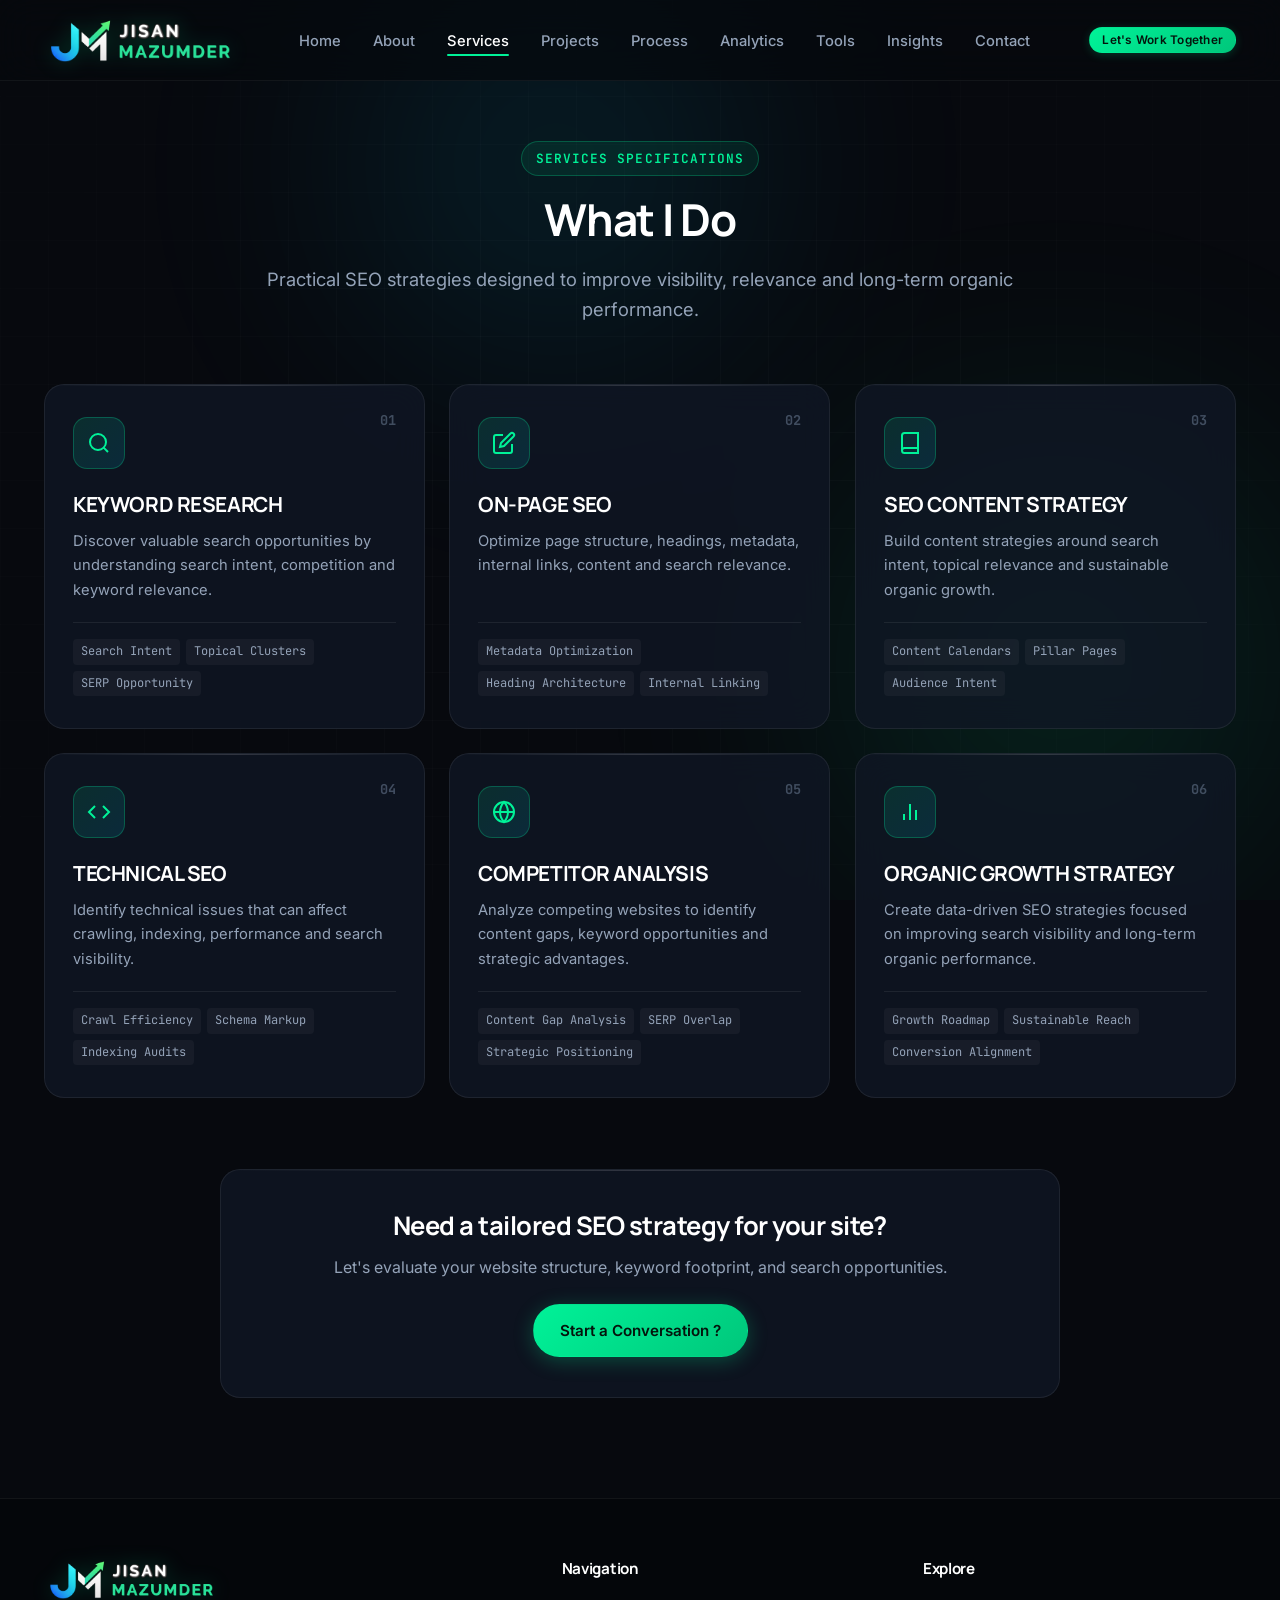
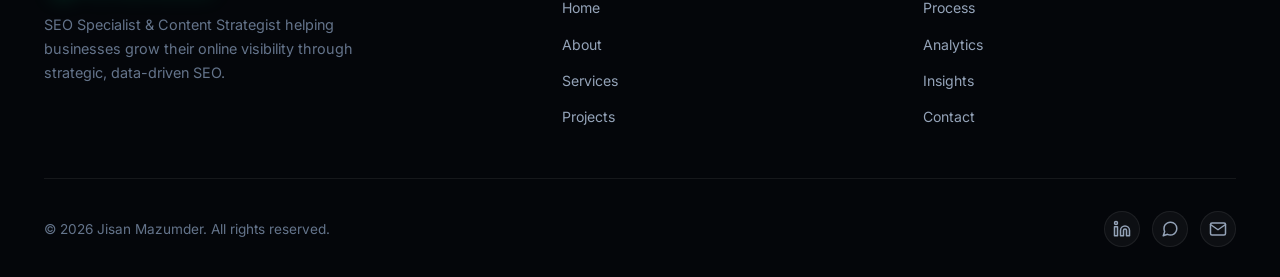
<file: services.html>
<!DOCTYPE html>
<html lang="en">
<head>
  <meta charset="UTF-8">
  <meta name="viewport" content="width=device-width, initial-scale=1.0">
  <meta http-equiv="X-UA-Compatible" content="ie=edge">
  
  <!-- Primary SEO Meta Tags -->
  <title>SEO & Content Strategy Services | Jisan Mazumder</title>
  <meta name="title" content="SEO & Content Strategy Services | Jisan Mazumder">
  <meta name="description" content="Professional SEO services by Jisan Mazumder: Keyword research, on-page optimization, content strategy, technical audits, and competitor analysis.">
  <meta name="keywords" content="Jisan Mazumder, SEO Specialist, Content Strategist, Organic Growth, Technical SEO, On-Page SEO, Keyword Research, Search Visibility">
  <meta name="author" content="Jisan Mazumder">
  <meta name="robots" content="index, follow">
  <meta name="google-site-verification" content="lybEHG8pIw86VarcWHKl4SY6aerJ1nMFl1O3a2qa80I">
  <link rel="canonical" href="https://jisanmazumder.vercel.app/services.html">

  <!-- Open Graph / Facebook -->
  <meta property="og:type" content="website">
  <meta property="og:url" content="https://jisanmazumder.vercel.app/services.html">
  <meta property="og:title" content="SEO & Content Strategy Services | Jisan Mazumder">
  <meta property="og:description" content="Professional SEO services by Jisan Mazumder: Keyword research, on-page optimization, content strategy, technical audits, and competitor analysis.">
  <meta property="og:image" content="assets/jisan-avatar.jpg">
  <meta property="og:site_name" content="Jisan Mazumder">

  <!-- Twitter / X -->
  <meta property="twitter:card" content="summary_large_image">
  <meta property="twitter:url" content="https://jisanmazumder.vercel.app/services.html">
  <meta property="twitter:title" content="SEO & Content Strategy Services | Jisan Mazumder">
  <meta property="twitter:description" content="Professional SEO services by Jisan Mazumder: Keyword research, on-page optimization, content strategy, technical audits, and competitor analysis.">
  <meta property="twitter:image" content="assets/jisan-avatar.jpg">

  <!-- Theme & Favicons -->
  <meta name="theme-color" content="#07090e">
  <link rel="preconnect" href="https://fonts.googleapis.com">
  <link rel="preconnect" href="https://fonts.gstatic.com" crossorigin>
  <link rel="icon" type="image/x-icon" href="favicon.ico">
  <link rel="icon" type="image/png" sizes="48x48" href="assets/favicon-48x48.png">
  <link rel="icon" type="image/png" sizes="96x96" href="assets/favicon-96x96.png">
  <link rel="icon" type="image/png" sizes="192x192" href="assets/favicon-192x192.png">
  <link rel="icon" type="image/png" sizes="32x32" href="assets/favicon-32x32.png">
  <link rel="apple-touch-icon" sizes="180x180" href="assets/apple-touch-icon.png">
  <link rel="shortcut icon" href="favicon.ico">
  <link rel="stylesheet" href="css/style.css">
</head>
<body>

  <div class="bg-ambient" aria-hidden="true">
    <div class="bg-ambient-orb bg-ambient-orb-1"></div>
    <div class="bg-ambient-orb bg-ambient-orb-2"></div>
    <div class="bg-grid-pattern"></div>
  </div>

  <header class="site-header" id="navbar">
    <div class="container">
      <nav class="nav-container" aria-label="Main Navigation">
        <a href="index.html" class="brand-logo" aria-label="Jisan Mazumder Home">
          <img src="assets/logo-nav-transparent.png" alt="Jisan Mazumder Logo" class="brand-logo-full">
        </a>

        <ul class="nav-menu" id="navMenu">
          <li><a href="index.html" class="nav-link">Home</a></li>
          <li><a href="about.html" class="nav-link">About</a></li>
          <li><a href="services.html" class="nav-link active">Services</a></li>
          <li><a href="projects.html" class="nav-link">Projects</a></li>
          <li><a href="process.html" class="nav-link">Process</a></li>
          <li><a href="analytics.html" class="nav-link">Analytics</a></li>
          <li><a href="tools.html" class="nav-link">Tools</a></li>
          <li><a href="insights.html" class="nav-link">Insights</a></li>
          <li><a href="contact.html" class="nav-link">Contact</a></li>
        </ul>

        <div class="nav-actions">
          <a href="contact.html" class="btn btn-primary btn-nav">Let's Work Together</a>
          <button class="menu-toggle" id="menuToggle" aria-label="Toggle Navigation Menu" aria-expanded="false" aria-controls="navMenu">
            <span class="hamburger-line"></span>
          </button>
        </div>
      </nav>
    </div>
  </header>

  <main id="mainContent">

    <section class="section" style="padding-top: 60px;">
      <div class="container">
        
        <div class="section-header reveal-on-scroll">
          <div class="section-badge">SERVICES SPECIFICATIONS</div>
          <h1 class="section-title">What I Do</h1>
          <p class="section-subtitle">
            Practical SEO strategies designed to improve visibility, relevance and long-term organic performance.
          </p>
        </div>

        <div class="services-grid">
          
          <!-- 01 -->
          <div class="card-glass service-card reveal-on-scroll">
            <span class="service-num">01</span>
            <div>
              <div class="service-icon-box">
                <svg width="24" height="24" viewBox="0 0 24 24" fill="none" stroke="currentColor" stroke-width="2"><circle cx="11" cy="11" r="8"></circle><line x1="21" y1="21" x2="16.65" y2="16.65"></line></svg>
              </div>
              <h2 class="service-title">KEYWORD RESEARCH</h2>
              <p class="service-desc">
                Discover valuable search opportunities by understanding search intent, competition and keyword relevance.
              </p>
            </div>
            <div class="service-deliverables">
              <span class="deliv-tag">Search Intent</span>
              <span class="deliv-tag">Topical Clusters</span>
              <span class="deliv-tag">SERP Opportunity</span>
            </div>
          </div>

          <!-- 02 -->
          <div class="card-glass service-card reveal-on-scroll delay-1">
            <span class="service-num">02</span>
            <div>
              <div class="service-icon-box">
                <svg width="24" height="24" viewBox="0 0 24 24" fill="none" stroke="currentColor" stroke-width="2"><path d="M11 4H4a2 2 0 0 0-2 2v14a2 2 0 0 0 2 2h14a2 2 0 0 0 2-2v-7"></path><path d="M18.5 2.5a2.121 2.121 0 0 1 3 3L12 15l-4 1 1-4 9.5-9.5z"></path></svg>
              </div>
              <h2 class="service-title">ON-PAGE SEO</h2>
              <p class="service-desc">
                Optimize page structure, headings, metadata, internal links, content and search relevance.
              </p>
            </div>
            <div class="service-deliverables">
              <span class="deliv-tag">Metadata Optimization</span>
              <span class="deliv-tag">Heading Architecture</span>
              <span class="deliv-tag">Internal Linking</span>
            </div>
          </div>

          <!-- 03 -->
          <div class="card-glass service-card reveal-on-scroll delay-2">
            <span class="service-num">03</span>
            <div>
              <div class="service-icon-box">
                <svg width="24" height="24" viewBox="0 0 24 24" fill="none" stroke="currentColor" stroke-width="2"><path d="M4 19.5A2.5 2.5 0 0 1 6.5 17H20"></path><path d="M6.5 2H20v20H6.5A2.5 2.5 0 0 1 4 19.5v-15A2.5 2.5 0 0 1 6.5 2z"></path></svg>
              </div>
              <h2 class="service-title">SEO CONTENT STRATEGY</h2>
              <p class="service-desc">
                Build content strategies around search intent, topical relevance and sustainable organic growth.
              </p>
            </div>
            <div class="service-deliverables">
              <span class="deliv-tag">Content Calendars</span>
              <span class="deliv-tag">Pillar Pages</span>
              <span class="deliv-tag">Audience Intent</span>
            </div>
          </div>

          <!-- 04 -->
          <div class="card-glass service-card reveal-on-scroll">
            <span class="service-num">04</span>
            <div>
              <div class="service-icon-box">
                <svg width="24" height="24" viewBox="0 0 24 24" fill="none" stroke="currentColor" stroke-width="2"><polyline points="16 18 22 12 16 6"></polyline><polyline points="8 6 2 12 8 18"></polyline></svg>
              </div>
              <h2 class="service-title">TECHNICAL SEO</h2>
              <p class="service-desc">
                Identify technical issues that can affect crawling, indexing, performance and search visibility.
              </p>
            </div>
            <div class="service-deliverables">
              <span class="deliv-tag">Crawl Efficiency</span>
              <span class="deliv-tag">Schema Markup</span>
              <span class="deliv-tag">Indexing Audits</span>
            </div>
          </div>

          <!-- 05 -->
          <div class="card-glass service-card reveal-on-scroll delay-1">
            <span class="service-num">05</span>
            <div>
              <div class="service-icon-box">
                <svg width="24" height="24" viewBox="0 0 24 24" fill="none" stroke="currentColor" stroke-width="2"><circle cx="12" cy="12" r="10"></circle><line x1="2" y1="12" x2="22" y2="12"></line><path d="M12 2a15.3 15.3 0 0 1 4 10 15.3 15.3 0 0 1-4 10 15.3 15.3 0 0 1-4-10 15.3 15.3 0 0 1 4-10z"></path></svg>
              </div>
              <h2 class="service-title">COMPETITOR ANALYSIS</h2>
              <p class="service-desc">
                Analyze competing websites to identify content gaps, keyword opportunities and strategic advantages.
              </p>
            </div>
            <div class="service-deliverables">
              <span class="deliv-tag">Content Gap Analysis</span>
              <span class="deliv-tag">SERP Overlap</span>
              <span class="deliv-tag">Strategic Positioning</span>
            </div>
          </div>

          <!-- 06 -->
          <div class="card-glass service-card reveal-on-scroll delay-2">
            <span class="service-num">06</span>
            <div>
              <div class="service-icon-box">
                <svg width="24" height="24" viewBox="0 0 24 24" fill="none" stroke="currentColor" stroke-width="2"><path d="M18 20V10"></path><path d="M12 20V4"></path><path d="M6 20v-6"></path></svg>
              </div>
              <h2 class="service-title">ORGANIC GROWTH STRATEGY</h2>
              <p class="service-desc">
                Create data-driven SEO strategies focused on improving search visibility and long-term organic performance.
              </p>
            </div>
            <div class="service-deliverables">
              <span class="deliv-tag">Growth Roadmap</span>
              <span class="deliv-tag">Sustainable Reach</span>
              <span class="deliv-tag">Conversion Alignment</span>
            </div>
          </div>

        </div>

        <div style="margin-top: 70px; text-align: center;">
          <div class="card-glass" style="padding: 40px; max-width: 840px; margin: 0 auto; text-align: center;">
            <h3 style="font-size: 1.6rem; color: #fff; margin-bottom: 12px;">Need a tailored SEO strategy for your site?</h3>
            <p style="color: var(--text-secondary); margin-bottom: 24px;">
              Let's evaluate your website structure, keyword footprint, and search opportunities.
            </p>
            <a href="contact.html" class="btn btn-primary">Start a Conversation ?</a>
          </div>
        </div>

      </div>
    </section>

  </main>

  <footer class="site-footer">
    <div class="container">
      
      <div class="footer-top-grid">
        
        <div>
          <a href="index.html" class="brand-logo" style="margin-bottom: 14px; display: inline-flex;" aria-label="Jisan Mazumder Home">
            <img src="assets/logo-nav-transparent.png" alt="Jisan Mazumder Logo" class="brand-logo-full" style="height: 40px;">
          </a>
          <p class="footer-brand-desc">
            SEO Specialist &amp; Content Strategist helping businesses grow their online visibility through strategic, data-driven SEO.
          </p>
        </div>

        <div class="footer-links-col">
          <h4>Navigation</h4>
          <ul class="footer-links-list">
            <li><a href="index.html" class="footer-link">Home</a></li>
            <li><a href="about.html" class="footer-link">About</a></li>
            <li><a href="services.html" class="footer-link">Services</a></li>
            <li><a href="projects.html" class="footer-link">Projects</a></li>
          </ul>
        </div>

        <div class="footer-links-col">
          <h4>Explore</h4>
          <ul class="footer-links-list">
            <li><a href="process.html" class="footer-link">Process</a></li>
            <li><a href="analytics.html" class="footer-link">Analytics</a></li>
            <li><a href="insights.html" class="footer-link">Insights</a></li>
            <li><a href="contact.html" class="footer-link">Contact</a></li>
          </ul>
        </div>

      </div>

      <div class="footer-bottom-row">
        <div>
          © 2026 Jisan Mazumder. All rights reserved.
        </div>

        <div class="social-pills-group">
          <a href="https://linkedin.com/in/[YOUR LINKEDIN]" target="_blank" rel="noopener noreferrer" class="social-pill" aria-label="LinkedIn Profile">
            <svg width="18" height="18" viewBox="0 0 24 24" fill="none" stroke="currentColor" stroke-width="2" stroke-linecap="round" stroke-linejoin="round" aria-hidden="true"><path d="M16 8a6 6 0 0 1 6 6v7h-4v-7a2 2 0 0 0-2-2 2 2 0 0 0-2 2v7h-4v-7a6 6 0 0 1 6-6z"></path><rect x="2" y="9" width="4" height="12"></rect><circle cx="4" cy="4" r="2"></circle></svg>
          </a>
          <a href="https://wa.me/[YOUR WHATSAPP]" target="_blank" rel="noopener noreferrer" class="social-pill" aria-label="WhatsApp Chat">
            <svg width="18" height="18" viewBox="0 0 24 24" fill="none" stroke="currentColor" stroke-width="2" stroke-linecap="round" stroke-linejoin="round" aria-hidden="true"><path d="M21 11.5a8.38 8.38 0 0 1-.9 3.8 8.5 8.5 0 0 1-7.6 4.7 8.38 8.38 0 0 1-3.8-.9L3 21l1.9-5.7a8.38 8.38 0 0 1-.9-3.8 8.5 8.5 0 0 1 4.7-7.6 8.38 8.38 0 0 1 3.8-.9h.5a8.48 8.48 0 0 1 8 8v.5z"></path></svg>
          </a>
          <a href="mailto:[YOUR EMAIL]" class="social-pill" aria-label="Send Email">
            <svg width="18" height="18" viewBox="0 0 24 24" fill="none" stroke="currentColor" stroke-width="2" stroke-linecap="round" stroke-linejoin="round" aria-hidden="true"><path d="M4 4h16c1.1 0 2 .9 2 2v12c0 1.1-.9 2-2 2H4c-1.1 0-2-.9-2-2V6c0-1.1.9-2 2-2z"></path><polyline points="22,6 12,13 2,6"></polyline></svg>
          </a>
        </div>
      </div>

    </div>
  </footer>

  <script src="js/main.js" defer></script>
</body>
</html>
</file>
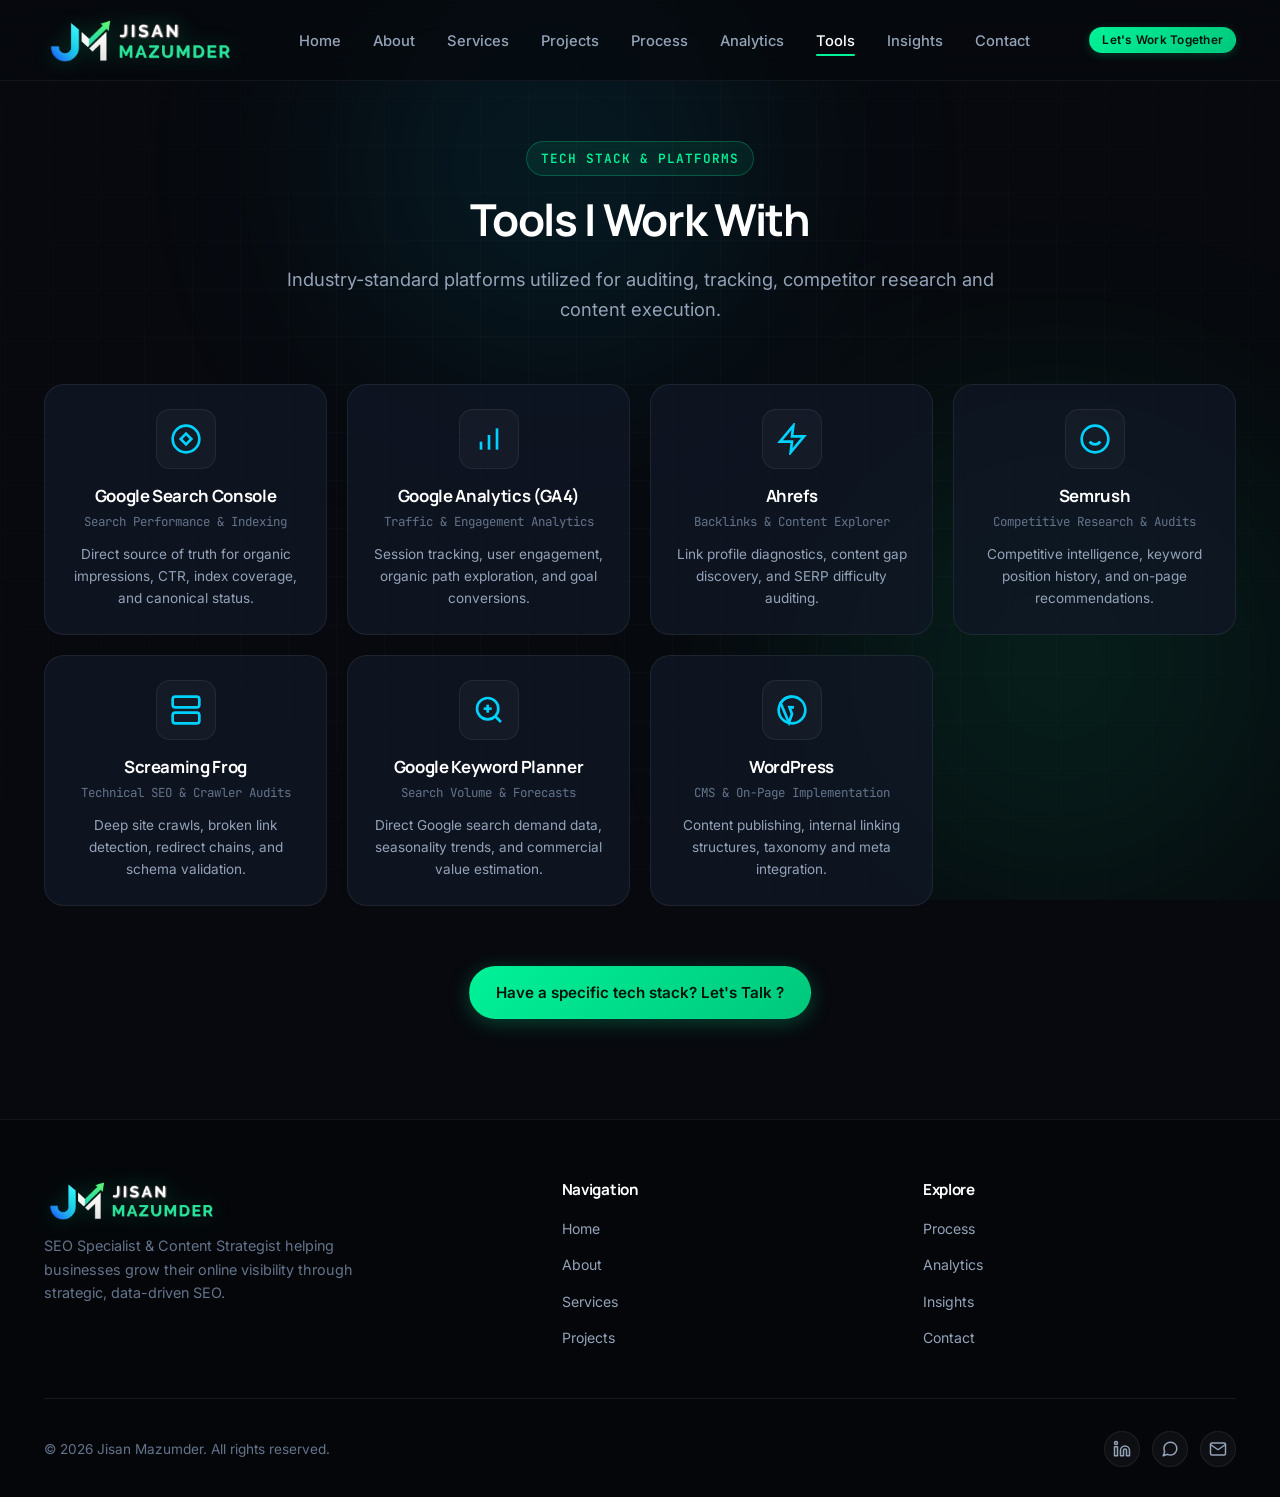
<file: tools.html>
<!DOCTYPE html>
<html lang="en">
<head>
  <meta charset="UTF-8">
  <meta name="viewport" content="width=device-width, initial-scale=1.0">
  <meta http-equiv="X-UA-Compatible" content="ie=edge">
  
  <!-- Primary SEO Meta Tags -->
  <title>SEO Tools & Tech Stack | Jisan Mazumder</title>
  <meta name="title" content="SEO Tools & Tech Stack | Jisan Mazumder">
  <meta name="description" content="Discover the professional SEO software and workflow stack used by Jisan Mazumder, including Google Search Console, Ahrefs, Semrush, and Screaming Frog.">
  <meta name="keywords" content="Jisan Mazumder, SEO Specialist, Content Strategist, Organic Growth, Technical SEO, On-Page SEO, Keyword Research, Search Visibility">
  <meta name="author" content="Jisan Mazumder">
  <meta name="robots" content="index, follow">
  <meta name="google-site-verification" content="lybEHG8pIw86VarcWHKl4SY6aerJ1nMFl1O3a2qa80I">
  <link rel="canonical" href="https://jisanmazumder.vercel.app/tools.html">

  <!-- Open Graph / Facebook -->
  <meta property="og:type" content="website">
  <meta property="og:url" content="https://jisanmazumder.vercel.app/tools.html">
  <meta property="og:title" content="SEO Tools & Tech Stack | Jisan Mazumder">
  <meta property="og:description" content="Discover the professional SEO software and workflow stack used by Jisan Mazumder, including Google Search Console, Ahrefs, Semrush, and Screaming Frog.">
  <meta property="og:image" content="assets/jisan-avatar.jpg">
  <meta property="og:site_name" content="Jisan Mazumder">

  <!-- Twitter / X -->
  <meta property="twitter:card" content="summary_large_image">
  <meta property="twitter:url" content="https://jisanmazumder.vercel.app/tools.html">
  <meta property="twitter:title" content="SEO Tools & Tech Stack | Jisan Mazumder">
  <meta property="twitter:description" content="Discover the professional SEO software and workflow stack used by Jisan Mazumder, including Google Search Console, Ahrefs, Semrush, and Screaming Frog.">
  <meta property="twitter:image" content="assets/jisan-avatar.jpg">

  <!-- Theme & Favicons -->
  <meta name="theme-color" content="#07090e">
  <link rel="preconnect" href="https://fonts.googleapis.com">
  <link rel="preconnect" href="https://fonts.gstatic.com" crossorigin>
  <link rel="icon" type="image/x-icon" href="favicon.ico">
  <link rel="icon" type="image/png" sizes="48x48" href="assets/favicon-48x48.png">
  <link rel="icon" type="image/png" sizes="96x96" href="assets/favicon-96x96.png">
  <link rel="icon" type="image/png" sizes="192x192" href="assets/favicon-192x192.png">
  <link rel="icon" type="image/png" sizes="32x32" href="assets/favicon-32x32.png">
  <link rel="apple-touch-icon" sizes="180x180" href="assets/apple-touch-icon.png">
  <link rel="shortcut icon" href="favicon.ico">
  <link rel="stylesheet" href="css/style.css">
</head>
<body>

  <div class="bg-ambient" aria-hidden="true">
    <div class="bg-ambient-orb bg-ambient-orb-1"></div>
    <div class="bg-ambient-orb bg-ambient-orb-2"></div>
    <div class="bg-grid-pattern"></div>
  </div>

  <header class="site-header" id="navbar">
    <div class="container">
      <nav class="nav-container" aria-label="Main Navigation">
        <a href="index.html" class="brand-logo" aria-label="Jisan Mazumder Home">
          <img src="assets/logo-nav-transparent.png" alt="Jisan Mazumder Logo" class="brand-logo-full">
        </a>

        <ul class="nav-menu" id="navMenu">
          <li><a href="index.html" class="nav-link">Home</a></li>
          <li><a href="about.html" class="nav-link">About</a></li>
          <li><a href="services.html" class="nav-link">Services</a></li>
          <li><a href="projects.html" class="nav-link">Projects</a></li>
          <li><a href="process.html" class="nav-link">Process</a></li>
          <li><a href="analytics.html" class="nav-link">Analytics</a></li>
          <li><a href="tools.html" class="nav-link active">Tools</a></li>
          <li><a href="insights.html" class="nav-link">Insights</a></li>
          <li><a href="contact.html" class="nav-link">Contact</a></li>
        </ul>

        <div class="nav-actions">
          <a href="contact.html" class="btn btn-primary btn-nav">Let's Work Together</a>
          <button class="menu-toggle" id="menuToggle" aria-label="Toggle Navigation Menu" aria-expanded="false" aria-controls="navMenu">
            <span class="hamburger-line"></span>
          </button>
        </div>
      </nav>
    </div>
  </header>

  <main id="mainContent">

    <section class="section" style="padding-top: 60px;">
      <div class="container">
        
        <div class="section-header reveal-on-scroll">
          <div class="section-badge">TECH STACK &amp; PLATFORMS</div>
          <h1 class="section-title">Tools I Work With</h1>
          <p class="section-subtitle">
            Industry-standard platforms utilized for auditing, tracking, competitor research and content execution.
          </p>
        </div>

        <div class="tools-grid">
          
          <!-- Tool 1: GSC -->
          <div class="tool-card reveal-on-scroll">
            <div class="tool-icon-wrapper">
              <svg width="32" height="32" viewBox="0 0 24 24" fill="none" stroke="currentColor" stroke-width="2"><circle cx="12" cy="12" r="10"></circle><polygon points="12 8 8 12 12 16 16 12 12 8"></polygon></svg>
            </div>
            <h2 class="tool-name">Google Search Console</h2>
            <span class="tool-category">Search Performance &amp; Indexing</span>
            <p style="font-size: 0.85rem; color: var(--text-secondary); margin-top: 10px;">
              Direct source of truth for organic impressions, CTR, index coverage, and canonical status.
            </p>
          </div>

          <!-- Tool 2: GA4 -->
          <div class="tool-card reveal-on-scroll delay-1">
            <div class="tool-icon-wrapper">
              <svg width="32" height="32" viewBox="0 0 24 24" fill="none" stroke="currentColor" stroke-width="2"><line x1="18" y1="20" x2="18" y2="4"></line><line x1="6" y1="20" x2="6" y2="14"></line><line x1="12" y1="20" x2="12" y2="9"></line></svg>
            </div>
            <h2 class="tool-name">Google Analytics (GA4)</h2>
            <span class="tool-category">Traffic &amp; Engagement Analytics</span>
            <p style="font-size: 0.85rem; color: var(--text-secondary); margin-top: 10px;">
              Session tracking, user engagement, organic path exploration, and goal conversions.
            </p>
          </div>

          <!-- Tool 3: Ahrefs -->
          <div class="tool-card reveal-on-scroll delay-2">
            <div class="tool-icon-wrapper">
              <svg width="32" height="32" viewBox="0 0 24 24" fill="none" stroke="currentColor" stroke-width="2"><polygon points="13 2 3 14 12 14 11 22 21 10 12 10 13 2"></polygon></svg>
            </div>
            <h2 class="tool-name">Ahrefs</h2>
            <span class="tool-category">Backlinks &amp; Content Explorer</span>
            <p style="font-size: 0.85rem; color: var(--text-secondary); margin-top: 10px;">
              Link profile diagnostics, content gap discovery, and SERP difficulty auditing.
            </p>
          </div>

          <!-- Tool 4: Semrush -->
          <div class="tool-card reveal-on-scroll delay-3">
            <div class="tool-icon-wrapper">
              <svg width="32" height="32" viewBox="0 0 24 24" fill="none" stroke="currentColor" stroke-width="2"><circle cx="12" cy="12" r="10"></circle><path d="M8 14s1.5 2 4 2 4-2 4-2"></path><line x1="9" y1="9" x2="9.01" y2="9"></line><line x1="15" y1="9" x2="15.01" y2="9"></line></svg>
            </div>
            <h2 class="tool-name">Semrush</h2>
            <span class="tool-category">Competitive Research &amp; Audits</span>
            <p style="font-size: 0.85rem; color: var(--text-secondary); margin-top: 10px;">
              Competitive intelligence, keyword position history, and on-page recommendations.
            </p>
          </div>

          <!-- Tool 5: Screaming Frog -->
          <div class="tool-card reveal-on-scroll">
            <div class="tool-icon-wrapper">
              <svg width="32" height="32" viewBox="0 0 24 24" fill="none" stroke="currentColor" stroke-width="2"><rect x="2" y="2" width="20" height="8" rx="2" ry="2"></rect><rect x="2" y="14" width="20" height="8" rx="2" ry="2"></rect><line x1="6" y1="6" x2="6.01" y2="6"></line><line x1="6" y1="18" x2="6.01" y2="18"></line></svg>
            </div>
            <h2 class="tool-name">Screaming Frog</h2>
            <span class="tool-category">Technical SEO &amp; Crawler Audits</span>
            <p style="font-size: 0.85rem; color: var(--text-secondary); margin-top: 10px;">
              Deep site crawls, broken link detection, redirect chains, and schema validation.
            </p>
          </div>

          <!-- Tool 6: Keyword Planner -->
          <div class="tool-card reveal-on-scroll delay-1">
            <div class="tool-icon-wrapper">
              <svg width="32" height="32" viewBox="0 0 24 24" fill="none" stroke="currentColor" stroke-width="2"><circle cx="11" cy="11" r="8"></circle><line x1="21" y1="21" x2="16.65" y2="16.65"></line><line x1="11" y1="8" x2="11" y2="14"></line><line x1="8" y1="11" x2="14" y2="11"></line></svg>
            </div>
            <h2 class="tool-name">Google Keyword Planner</h2>
            <span class="tool-category">Search Volume &amp; Forecasts</span>
            <p style="font-size: 0.85rem; color: var(--text-secondary); margin-top: 10px;">
              Direct Google search demand data, seasonality trends, and commercial value estimation.
            </p>
          </div>

          <!-- Tool 7: WordPress -->
          <div class="tool-card reveal-on-scroll delay-2">
            <div class="tool-icon-wrapper">
              <svg width="32" height="32" viewBox="0 0 24 24" fill="none" stroke="currentColor" stroke-width="2"><circle cx="12" cy="12" r="10"></circle><path d="M12 2a10 10 0 0 0-8.5 4.8l6.2 14.7 2.3-6.5-1.9-5.1 3.4.1"></path></svg>
            </div>
            <h2 class="tool-name">WordPress</h2>
            <span class="tool-category">CMS &amp; On-Page Implementation</span>
            <p style="font-size: 0.85rem; color: var(--text-secondary); margin-top: 10px;">
              Content publishing, internal linking structures, taxonomy and meta integration.
            </p>
          </div>

        </div>

        <div style="margin-top: 60px; text-align: center;">
          <a href="contact.html" class="btn btn-primary">Have a specific tech stack? Let's Talk ?</a>
        </div>

      </div>
    </section>

  </main>

  <footer class="site-footer">
    <div class="container">
      
      <div class="footer-top-grid">
        
        <div>
          <a href="index.html" class="brand-logo" style="margin-bottom: 14px; display: inline-flex;" aria-label="Jisan Mazumder Home">
            <img src="assets/logo-nav-transparent.png" alt="Jisan Mazumder Logo" class="brand-logo-full" style="height: 40px;">
          </a>
          <p class="footer-brand-desc">
            SEO Specialist &amp; Content Strategist helping businesses grow their online visibility through strategic, data-driven SEO.
          </p>
        </div>

        <div class="footer-links-col">
          <h4>Navigation</h4>
          <ul class="footer-links-list">
            <li><a href="index.html" class="footer-link">Home</a></li>
            <li><a href="about.html" class="footer-link">About</a></li>
            <li><a href="services.html" class="footer-link">Services</a></li>
            <li><a href="projects.html" class="footer-link">Projects</a></li>
          </ul>
        </div>

        <div class="footer-links-col">
          <h4>Explore</h4>
          <ul class="footer-links-list">
            <li><a href="process.html" class="footer-link">Process</a></li>
            <li><a href="analytics.html" class="footer-link">Analytics</a></li>
            <li><a href="insights.html" class="footer-link">Insights</a></li>
            <li><a href="contact.html" class="footer-link">Contact</a></li>
          </ul>
        </div>

      </div>

      <div class="footer-bottom-row">
        <div>
          © 2026 Jisan Mazumder. All rights reserved.
        </div>

        <div class="social-pills-group">
          <a href="https://linkedin.com/in/[YOUR LINKEDIN]" target="_blank" rel="noopener noreferrer" class="social-pill" aria-label="LinkedIn Profile">
            <svg width="18" height="18" viewBox="0 0 24 24" fill="none" stroke="currentColor" stroke-width="2" stroke-linecap="round" stroke-linejoin="round" aria-hidden="true"><path d="M16 8a6 6 0 0 1 6 6v7h-4v-7a2 2 0 0 0-2-2 2 2 0 0 0-2 2v7h-4v-7a6 6 0 0 1 6-6z"></path><rect x="2" y="9" width="4" height="12"></rect><circle cx="4" cy="4" r="2"></circle></svg>
          </a>
          <a href="https://wa.me/[YOUR WHATSAPP]" target="_blank" rel="noopener noreferrer" class="social-pill" aria-label="WhatsApp Chat">
            <svg width="18" height="18" viewBox="0 0 24 24" fill="none" stroke="currentColor" stroke-width="2" stroke-linecap="round" stroke-linejoin="round" aria-hidden="true"><path d="M21 11.5a8.38 8.38 0 0 1-.9 3.8 8.5 8.5 0 0 1-7.6 4.7 8.38 8.38 0 0 1-3.8-.9L3 21l1.9-5.7a8.38 8.38 0 0 1-.9-3.8 8.5 8.5 0 0 1 4.7-7.6 8.38 8.38 0 0 1 3.8-.9h.5a8.48 8.48 0 0 1 8 8v.5z"></path></svg>
          </a>
          <a href="mailto:[YOUR EMAIL]" class="social-pill" aria-label="Send Email">
            <svg width="18" height="18" viewBox="0 0 24 24" fill="none" stroke="currentColor" stroke-width="2" stroke-linecap="round" stroke-linejoin="round" aria-hidden="true"><path d="M4 4h16c1.1 0 2 .9 2 2v12c0 1.1-.9 2-2 2H4c-1.1 0-2-.9-2-2V6c0-1.1.9-2 2-2z"></path><polyline points="22,6 12,13 2,6"></polyline></svg>
          </a>
        </div>
      </div>

    </div>
  </footer>

  <script src="js/main.js" defer></script>
</body>
</html>
</file>
<file: css/style.css>
/* ==========================================================================
   JISAN MAZUMDER | SEO SPECIALIST & CONTENT STRATEGIST
   Modern SaaS & Data-Driven Portfolio Design System
   ========================================================================== */

@import url('https://fonts.googleapis.com/css2?family=Inter:wght@300;400;500;600;700;800&family=Manrope:wght@500;600;700;800&family=JetBrains+Mono:wght@400;500;600&display=swap');

/* --- CSS Variables / Design Tokens --- */
:root {
  --bg-primary: #07090e;
  --bg-secondary: #0b0f19;
  --bg-tertiary: #111726;
  --bg-card: rgba(16, 23, 38, 0.75);
  --bg-card-hover: rgba(22, 32, 54, 0.85);
  --bg-glass: rgba(11, 15, 25, 0.8);
  --bg-input: rgba(12, 18, 30, 0.8);
  
  --border-subtle: rgba(255, 255, 255, 0.07);
  --border-medium: rgba(255, 255, 255, 0.14);
  --border-active: rgba(0, 242, 152, 0.4);
  --border-cyan: rgba(0, 210, 255, 0.4);

  --accent-green: #00f298;
  --accent-green-glow: rgba(0, 242, 152, 0.25);
  --accent-cyan: #00d2ff;
  --accent-cyan-glow: rgba(0, 210, 255, 0.25);
  --accent-blue: #3b82f6;
  --accent-indigo: #6366f1;
  --accent-purple: #a855f7;

  --text-primary: #f8fafc;
  --text-secondary: #94a3b8;
  --text-muted: #64748b;
  --text-highlight: #ffffff;

  --font-sans: 'Inter', -apple-system, BlinkMacSystemFont, 'Segoe UI', Roboto, sans-serif;
  --font-heading: 'Manrope', -apple-system, BlinkMacSystemFont, sans-serif;
  --font-mono: 'JetBrains Mono', monospace;

  --radius-sm: 8px;
  --radius-md: 14px;
  --radius-lg: 20px;
  --radius-xl: 28px;
  --radius-full: 9999px;

  --shadow-sm: 0 4px 12px rgba(0, 0, 0, 0.3);
  --shadow-md: 0 10px 30px -10px rgba(0, 0, 0, 0.5);
  --shadow-lg: 0 20px 45px -15px rgba(0, 0, 0, 0.7);
  --shadow-glow-green: 0 0 30px rgba(0, 242, 152, 0.18);
  --shadow-glow-cyan: 0 0 30px rgba(0, 210, 255, 0.18);

  --transition-fast: 0.2s cubic-bezier(0.16, 1, 0.3, 1);
  --transition-normal: 0.3s cubic-bezier(0.16, 1, 0.3, 1);
  --transition-slow: 0.5s cubic-bezier(0.16, 1, 0.3, 1);

  --container-max: 1240px;
}

/* --- Base Reset & Global Styles --- */
*, *::before, *::after {
  box-sizing: border-box;
  margin: 0;
  padding: 0;
}

html {
  scroll-behavior: smooth;
  font-size: 16px;
  background-color: var(--bg-primary);
  color: var(--text-primary);
  text-rendering: optimizeLegibility;
  -webkit-font-smoothing: antialiased;
}

body {
  font-family: var(--font-sans);
  line-height: 1.65;
  background-color: var(--bg-primary);
  color: var(--text-primary);
  overflow-x: hidden;
  position: relative;
  min-height: 100vh;
}

/* Background Atmosphere Gradients */
.bg-ambient {
  position: fixed;
  top: 0;
  left: 0;
  width: 100vw;
  height: 100vh;
  pointer-events: none;
  z-index: 0;
  overflow: hidden;
}

.bg-ambient-orb {
  position: absolute;
  border-radius: 50%;
  filter: blur(120px);
  opacity: 0.15;
  transition: transform 10s ease-in-out;
}

.bg-ambient-orb-1 {
  top: -15%;
  left: 20%;
  width: 600px;
  height: 600px;
  background: radial-gradient(circle, var(--accent-cyan), transparent 70%);
}

.bg-ambient-orb-2 {
  top: 35%;
  right: -10%;
  width: 700px;
  height: 700px;
  background: radial-gradient(circle, var(--accent-green), transparent 70%);
}

.bg-ambient-orb-3 {
  bottom: 5%;
  left: -10%;
  width: 650px;
  height: 650px;
  background: radial-gradient(circle, var(--accent-indigo), transparent 70%);
}

/* Subtle grid overlay */
.bg-grid-pattern {
  position: fixed;
  inset: 0;
  background-image: 
    linear-gradient(to right, rgba(255, 255, 255, 0.02) 1px, transparent 1px),
    linear-gradient(to bottom, rgba(255, 255, 255, 0.02) 1px, transparent 1px);
  background-size: 48px 48px;
  pointer-events: none;
  z-index: 0;
  mask-image: radial-gradient(ellipse 80% 80% at 50% 50%, #000 30%, transparent 100%);
  -webkit-mask-image: radial-gradient(ellipse 80% 80% at 50% 50%, #000 30%, transparent 100%);
}

/* Typography Helpers */
h1, h2, h3, h4, h5, h6 {
  font-family: var(--font-heading);
  color: var(--text-highlight);
  line-height: 1.25;
  font-weight: 700;
  letter-spacing: -0.02em;
}

p {
  color: var(--text-secondary);
}

a {
  color: inherit;
  text-decoration: none;
  transition: color var(--transition-fast);
}

button, input, textarea, select {
  font-family: inherit;
  font-size: inherit;
  color: inherit;
  outline: none;
}

ul, ol {
  list-style: none;
}

img {
  max-width: 100%;
  height: auto;
  display: block;
}

/* Container */
.container {
  width: 100%;
  max-width: var(--container-max);
  margin: 0 auto;
  padding: 0 24px;
  position: relative;
  z-index: 1;
}

.section {
  padding: 100px 0;
  position: relative;
  z-index: 1;
}

@media (max-width: 768px) {
  .section {
    padding: 70px 0;
  }
}

/* --- Section Header Utility --- */
.section-header {
  text-align: center;
  max-width: 760px;
  margin: 0 auto 60px;
}

.section-header.text-left {
  text-align: left;
  margin-left: 0;
}

.section-badge {
  display: inline-flex;
  align-items: center;
  gap: 8px;
  padding: 6px 14px;
  background: rgba(0, 242, 152, 0.08);
  border: 1px solid rgba(0, 242, 152, 0.25);
  border-radius: var(--radius-full);
  font-family: var(--font-mono);
  font-size: 0.8rem;
  font-weight: 600;
  color: var(--accent-green);
  text-transform: uppercase;
  letter-spacing: 0.08em;
  margin-bottom: 16px;
}

.section-badge.cyan {
  background: rgba(0, 210, 255, 0.08);
  border-color: rgba(0, 210, 255, 0.25);
  color: var(--accent-cyan);
}

.section-title {
  font-size: clamp(2rem, 3.5vw, 2.75rem);
  margin-bottom: 18px;
  letter-spacing: -0.03em;
}

.section-subtitle {
  font-size: clamp(1rem, 1.5vw, 1.15rem);
  color: var(--text-secondary);
  line-height: 1.6;
}

/* Editable placeholder badge indicator */
.badge-editable {
  display: inline-flex;
  align-items: center;
  gap: 4px;
  font-family: var(--font-mono);
  font-size: 0.72rem;
  color: var(--accent-cyan);
  background: rgba(0, 210, 255, 0.1);
  border: 1px dashed rgba(0, 210, 255, 0.35);
  padding: 2px 8px;
  border-radius: 4px;
  letter-spacing: 0.02em;
  white-space: nowrap;
}

/* --- Buttons & Interactive Elements --- */
.btn {
  display: inline-flex;
  align-items: center;
  justify-content: center;
  gap: 10px;
  padding: 13px 26px;
  font-weight: 600;
  font-size: 0.95rem;
  border-radius: var(--radius-full);
  cursor: pointer;
  transition: all var(--transition-normal);
  border: 1px solid transparent;
  position: relative;
  overflow: hidden;
  user-select: none;
}

.btn-primary {
  background: linear-gradient(135deg, var(--accent-green), #00c77b);
  color: #04140c;
  box-shadow: 0 4px 20px rgba(0, 242, 152, 0.25);
}

.btn-primary:hover {
  background: linear-gradient(135deg, #24ffab, var(--accent-green));
  box-shadow: 0 8px 30px rgba(0, 242, 152, 0.45);
  transform: translateY(-2px);
}

.btn-secondary {
  background: rgba(255, 255, 255, 0.04);
  border: 1px solid var(--border-medium);
  color: var(--text-primary);
  backdrop-filter: blur(10px);
}

.btn-secondary:hover {
  background: rgba(255, 255, 255, 0.08);
  border-color: rgba(255, 255, 255, 0.25);
  color: #ffffff;
  transform: translateY(-2px);
}

.btn-cyan {
  background: linear-gradient(135deg, var(--accent-cyan), #0099cc);
  color: #021824;
  box-shadow: 0 4px 20px rgba(0, 210, 255, 0.25);
}

.btn-cyan:hover {
  background: linear-gradient(135deg, #38e1ff, var(--accent-cyan));
  box-shadow: 0 8px 30px rgba(0, 210, 255, 0.45);
  transform: translateY(-2px);
}

.btn-sm {
  padding: 8px 18px;
  font-size: 0.85rem;
}

.btn-icon {
  width: 44px;
  height: 44px;
  padding: 0;
  border-radius: 50%;
}

.btn:active {
  transform: translateY(0);
}

.btn:focus-visible {
  outline: 2px solid var(--accent-green);
  outline-offset: 3px;
}

/* --- Glassmorphism Card System --- */
.card-glass {
  background: var(--bg-card);
  border: 1px solid var(--border-subtle);
  border-radius: var(--radius-lg);
  backdrop-filter: blur(16px);
  -webkit-backdrop-filter: blur(16px);
  transition: all var(--transition-normal);
  position: relative;
  overflow: hidden;
}

.card-glass::before {
  content: '';
  position: absolute;
  top: 0;
  left: 0;
  right: 0;
  height: 1px;
  background: linear-gradient(90deg, transparent, rgba(255, 255, 255, 0.15), transparent);
}

.card-glass:hover {
  border-color: var(--border-medium);
  transform: translateY(-4px);
  box-shadow: var(--shadow-md);
}

/* ==========================================================================
   HEADER / NAVIGATION
   ========================================================================== */
.site-header {
  position: sticky;
  top: 0;
  left: 0;
  width: 100%;
  z-index: 1000;
  background: rgba(7, 9, 14, 0.7);
  backdrop-filter: blur(18px);
  -webkit-backdrop-filter: blur(18px);
  border-bottom: 1px solid rgba(255, 255, 255, 0.05);
  transition: all var(--transition-normal);
}

.site-header.scrolled {
  background: rgba(7, 9, 14, 0.92);
  border-bottom-color: rgba(255, 255, 255, 0.1);
  box-shadow: 0 10px 30px rgba(0, 0, 0, 0.5);
}

.nav-container {
  display: flex;
  align-items: center;
  justify-content: space-between;
  height: 80px;
  transition: height var(--transition-normal);
}

.site-header.scrolled .nav-container {
  height: 64px;
}

.brand-logo {
  display: flex;
  align-items: center;
  gap: 0;
  text-decoration: none;
  transition: transform var(--transition-fast);
}

.brand-logo:hover {
  transform: translateY(-1px);
}

/* Full logo (JM icon + MAZUMDER) */
.brand-logo-full {
  height: 44px;
  width: auto;
  max-width: 220px;
  object-fit: contain;
  display: block;
  filter: drop-shadow(0 0 10px rgba(0, 242, 152, 0.2));
  transition: transform var(--transition-normal), filter var(--transition-normal);
}

.brand-logo:hover .brand-logo-full {
  filter: drop-shadow(0 0 16px rgba(0, 210, 255, 0.45));
  transform: scale(1.03);
}

/* Legacy emblem logo (kept for backward compat) */
.brand-logo-img {
  height: 40px;
  width: auto;
  max-width: 52px;
  object-fit: contain;
  display: block;
  filter: drop-shadow(0 0 12px rgba(0, 242, 152, 0.35));
  transition: transform var(--transition-normal);
}

.brand-logo:hover .brand-logo-img {
  transform: scale(1.08) rotate(1deg);
}

.brand-name-group {
  display: flex;
  flex-direction: column;
  line-height: 1.05;
  gap: 0;
}

.brand-name-line1 {
  font-family: var(--font-heading);
  font-weight: 800;
  font-size: 1.1rem;
  letter-spacing: 0.06em;
  color: #ffffff;
  text-transform: uppercase;
}

.brand-name-line2 {
  font-family: var(--font-heading);
  font-weight: 800;
  font-size: 1.1rem;
  letter-spacing: 0.06em;
  color: #00d2ff;
  text-transform: uppercase;
}

.nav-menu {
  display: flex;
  align-items: center;
  gap: 32px;
}

.nav-link {
  font-size: 0.92rem;
  font-weight: 500;
  color: var(--text-secondary);
  position: relative;
  padding: 6px 0;
  transition: color var(--transition-fast);
}

.nav-link::after {
  content: '';
  position: absolute;
  bottom: 0;
  left: 0;
  width: 0;
  height: 2px;
  background: var(--accent-green);
  border-radius: var(--radius-full);
  transition: width var(--transition-fast);
}

.nav-link:hover, .nav-link.active {
  color: #ffffff;
}

.nav-link:hover::after, .nav-link.active::after {
  width: 100%;
}

.nav-actions {
  display: flex;
  align-items: center;
  gap: 12px;
}

/* 2x Small, sleek & ultra-compact CTA button */
.btn-nav {
  padding: 5px 12px;
  font-size: 0.74rem;
  font-weight: 600;
  letter-spacing: 0.02em;
  border-radius: var(--radius-full);
  white-space: nowrap;
  box-shadow: 0 2px 10px rgba(0, 242, 152, 0.2);
  transition: all var(--transition-normal);
  line-height: 1.2;
}

.btn-nav:hover {
  box-shadow: 0 4px 16px rgba(0, 242, 152, 0.38);
  transform: translateY(-1px);
}

/* Mobile Hamburger */
.menu-toggle {
  display: none;
  background: none;
  border: none;
  width: 36px;
  height: 36px;
  border-radius: var(--radius-sm);
  border: 1px solid var(--border-subtle);
  color: var(--text-primary);
  cursor: pointer;
  align-items: center;
  justify-content: center;
}

.hamburger-line {
  width: 18px;
  height: 2px;
  background-color: #ffffff;
  transition: all var(--transition-normal);
  display: block;
  position: relative;
}

.hamburger-line::before, .hamburger-line::after {
  content: '';
  position: absolute;
  width: 18px;
  height: 2px;
  background-color: #ffffff;
  transition: all var(--transition-normal);
  left: 0;
}

.hamburger-line::before {
  top: -5px;
}

.hamburger-line::after {
  top: 5px;
}

.menu-toggle.active .hamburger-line {
  background-color: transparent;
}

.menu-toggle.active .hamburger-line::before {
  transform: translateY(5px) rotate(45deg);
}

.menu-toggle.active .hamburger-line::after {
  transform: translateY(-5px) rotate(-45deg);
}

@media (max-width: 992px) {
  .menu-toggle {
    display: flex;
  }

  .nav-menu {
    position: fixed;
    top: 80px;
    left: 0;
    width: 100%;
    background: rgba(9, 13, 22, 0.98);
    backdrop-filter: blur(24px);
    -webkit-backdrop-filter: blur(24px);
    border-bottom: 1px solid var(--border-medium);
    flex-direction: column;
    align-items: flex-start;
    padding: 30px 24px 40px;
    gap: 20px;
    transform: translateY(-120%);
    opacity: 0;
    pointer-events: none;
    transition: all var(--transition-normal);
    box-shadow: 0 20px 40px rgba(0, 0, 0, 0.7);
  }

  .nav-menu.open {
    transform: translateY(0);
    opacity: 1;
    pointer-events: auto;
  }

  .nav-link {
    font-size: 1.15rem;
    width: 100%;
    padding: 8px 0;
  }

  .nav-actions {
    gap: 8px;
  }

  .nav-actions .btn-nav {
    display: inline-flex;
    padding: 4px 9px;
    font-size: 0.68rem;
  }
}

@media (max-width: 480px) {
  .brand-logo-full {
    height: 32px;
    max-width: 150px;
  }

  .nav-actions .btn-nav {
    padding: 3px 8px;
    font-size: 0.65rem;
  }
}

/* ==========================================================================
   HERO SECTION
   ========================================================================== */
.hero-section {
  padding: 60px 0 100px;
  position: relative;
  min-height: calc(100vh - 80px);
  display: flex;
  align-items: center;
}

.hero-grid {
  display: grid;
  grid-template-columns: 1.15fr 0.85fr;
  gap: 50px;
  align-items: center;
}

.hero-content {
  display: flex;
  flex-direction: column;
  align-items: flex-start;
}

.hero-status-pill {
  display: inline-flex;
  align-items: center;
  gap: 10px;
  padding: 6px 16px;
  background: rgba(0, 242, 152, 0.07);
  border: 1px solid rgba(0, 242, 152, 0.25);
  border-radius: var(--radius-full);
  margin-bottom: 24px;
}

.status-dot {
  width: 8px;
  height: 8px;
  border-radius: 50%;
  background-color: var(--accent-green);
  box-shadow: 0 0 12px var(--accent-green);
  position: relative;
}

.status-dot::after {
  content: '';
  position: absolute;
  inset: -4px;
  border-radius: 50%;
  border: 1px solid var(--accent-green);
  animation: pulse-ring 2s infinite;
}

@keyframes pulse-ring {
  0% { transform: scale(0.8); opacity: 0.8; }
  100% { transform: scale(2.2); opacity: 0; }
}

.status-text {
  font-family: var(--font-mono);
  font-size: 0.85rem;
  font-weight: 600;
  color: var(--accent-green);
}

.hero-role-label {
  font-family: var(--font-mono);
  font-size: 0.9rem;
  font-weight: 600;
  text-transform: uppercase;
  letter-spacing: 0.12em;
  color: var(--accent-cyan);
  margin-bottom: 12px;
}

.hero-title {
  font-size: clamp(2.5rem, 4.8vw, 4.2rem);
  font-weight: 800;
  line-height: 1.1;
  letter-spacing: -0.035em;
  margin-bottom: 24px;
}

.hero-title .gradient-text {
  background: linear-gradient(135deg, #ffffff 30%, var(--accent-green) 70%, var(--accent-cyan) 100%);
  -webkit-background-clip: text;
  -webkit-text-fill-color: transparent;
}

.hero-description {
  font-size: clamp(1.05rem, 1.6vw, 1.25rem);
  color: var(--text-secondary);
  line-height: 1.65;
  max-width: 580px;
  margin-bottom: 36px;
}

.hero-cta-group {
  display: flex;
  flex-wrap: wrap;
  gap: 16px;
  margin-bottom: 40px;
}

/* Quick Metrics Row */
.hero-quick-stats {
  display: flex;
  gap: 28px;
  padding-top: 24px;
  border-top: 1px solid var(--border-subtle);
  width: 100%;
}

.quick-stat-item {
  display: flex;
  flex-direction: column;
}

.quick-stat-label {
  font-size: 0.75rem;
  font-family: var(--font-mono);
  color: var(--text-muted);
  text-transform: uppercase;
  letter-spacing: 0.05em;
  margin-bottom: 4px;
}

.quick-stat-val {
  font-size: 1.15rem;
  font-weight: 700;
  color: #ffffff;
  display: flex;
  align-items: center;
  gap: 6px;
}

.quick-stat-val .icon-up {
  color: var(--accent-green);
  font-size: 0.85rem;
}

/* --- Hero Dashboard Visual Widget --- */
.hero-dashboard-widget {
  background: linear-gradient(160deg, rgba(16, 24, 39, 0.95), rgba(9, 14, 25, 0.95));
  border: 1px solid var(--border-medium);
  border-radius: var(--radius-xl);
  padding: 24px;
  box-shadow: var(--shadow-lg), 0 0 50px rgba(0, 242, 152, 0.08);
  position: relative;
}

.widget-header {
  display: flex;
  align-items: center;
  justify-content: space-between;
  border-bottom: 1px solid var(--border-subtle);
  padding-bottom: 16px;
  margin-bottom: 20px;
}

.widget-title-area {
  display: flex;
  align-items: center;
  gap: 10px;
}

.widget-signal-dot {
  width: 10px;
  height: 10px;
  border-radius: 50%;
  background: var(--accent-green);
  box-shadow: 0 0 10px var(--accent-green);
}

.widget-title {
  font-size: 0.95rem;
  font-weight: 700;
  color: #ffffff;
}

.widget-tag {
  font-family: var(--font-mono);
  font-size: 0.72rem;
  background: rgba(255, 255, 255, 0.06);
  padding: 3px 8px;
  border-radius: var(--radius-full);
  color: var(--text-secondary);
}

/* Widget Metrics 2x2 Grid */
.widget-metrics-grid {
  display: grid;
  grid-template-columns: 1fr 1fr;
  gap: 14px;
  margin-bottom: 20px;
}

.metric-box {
  background: rgba(255, 255, 255, 0.03);
  border: 1px solid var(--border-subtle);
  border-radius: var(--radius-md);
  padding: 14px;
  transition: all var(--transition-normal);
}

.metric-box:hover {
  background: rgba(255, 255, 255, 0.06);
  border-color: rgba(0, 242, 152, 0.25);
}

.metric-box-title {
  font-size: 0.75rem;
  color: var(--text-muted);
  margin-bottom: 4px;
}

.metric-box-val {
  font-size: 1.25rem;
  font-weight: 700;
  color: #ffffff;
  display: flex;
  align-items: baseline;
  gap: 6px;
}

.metric-growth-pill {
  font-size: 0.75rem;
  font-family: var(--font-mono);
  color: var(--accent-green);
  font-weight: 600;
}

/* Mini Chart inside widget */
.widget-chart-wrapper {
  background: rgba(7, 10, 18, 0.6);
  border: 1px solid var(--border-subtle);
  border-radius: var(--radius-md);
  padding: 16px;
  margin-bottom: 16px;
}

.widget-chart-header {
  display: flex;
  justify-content: space-between;
  align-items: center;
  margin-bottom: 12px;
}

.widget-chart-label {
  font-size: 0.78rem;
  font-weight: 600;
  color: var(--text-secondary);
}

.widget-chart-legend {
  display: flex;
  gap: 12px;
  font-size: 0.72rem;
  color: var(--text-muted);
}

.legend-item {
  display: flex;
  align-items: center;
  gap: 5px;
}

.legend-dot {
  width: 7px;
  height: 7px;
  border-radius: 50%;
}

.legend-dot.green { background: var(--accent-green); }
.legend-dot.cyan { background: var(--accent-cyan); }

/* SVG Mini Graph */
.mini-chart-svg {
  width: 100%;
  height: 85px;
  overflow: visible;
}

.chart-line-green {
  fill: none;
  stroke: var(--accent-green);
  stroke-width: 2.5;
  stroke-linecap: round;
  filter: drop-shadow(0 2px 8px rgba(0, 242, 152, 0.4));
}

.chart-area-green {
  fill: url(#greenGradient);
}

/* Keyword Ranking Mini List */
.widget-keywords-list {
  display: flex;
  flex-direction: column;
  gap: 8px;
}

.kw-row {
  display: flex;
  align-items: center;
  justify-content: space-between;
  background: rgba(255, 255, 255, 0.02);
  border: 1px solid rgba(255, 255, 255, 0.04);
  padding: 8px 12px;
  border-radius: var(--radius-sm);
  font-size: 0.8rem;
}

.kw-name {
  color: var(--text-primary);
  font-weight: 500;
  display: flex;
  align-items: center;
  gap: 8px;
}

.kw-rank {
  font-family: var(--font-mono);
  font-weight: 600;
  color: var(--accent-green);
  display: flex;
  align-items: center;
  gap: 4px;
}

@media (max-width: 992px) {
  .hero-grid {
    grid-template-columns: 1fr;
    gap: 40px;
  }
  .hero-section {
    padding-top: 30px;
  }
}

/* ==========================================================================
   ABOUT SECTION
   ========================================================================== */
.about-grid {
  display: grid;
  grid-template-columns: 0.85fr 1.15fr;
  gap: 60px;
  align-items: center;
}

.about-image-wrapper {
  position: relative;
  max-width: 440px;
  width: 100%;
  margin: 0 auto;
}

.about-photo-card {
  position: relative;
  border-radius: var(--radius-xl);
  overflow: hidden;
  border: 1px solid var(--border-medium);
  box-shadow: var(--shadow-lg), 0 0 45px rgba(0, 210, 255, 0.12);
  background: var(--bg-tertiary);
}

.about-photo {
  width: 100%;
  aspect-ratio: 3/4;
  object-fit: cover;
  object-position: center top;
  display: block;
  transition: transform var(--transition-slow);
}

.about-photo-card:hover .about-photo {
  transform: scale(1.03);
}

.about-photo-badge {
  position: absolute;
  bottom: 16px;
  left: 16px;
  right: 16px;
  background: rgba(11, 15, 25, 0.88);
  backdrop-filter: blur(14px);
  -webkit-backdrop-filter: blur(14px);
  border: 1px solid var(--border-subtle);
  border-radius: var(--radius-md);
  padding: 12px 16px;
  display: flex;
  align-items: center;
  justify-content: space-between;
}

.about-badge-role {
  font-size: 0.85rem;
  font-weight: 700;
  color: #ffffff;
}

.about-badge-status {
  font-family: var(--font-mono);
  font-size: 0.75rem;
  color: var(--accent-green);
  display: flex;
  align-items: center;
  gap: 5px;
}

.about-content-area {
  display: flex;
  flex-direction: column;
}

.about-copy {
  font-size: 1.08rem;
  color: var(--text-secondary);
  line-height: 1.8;
  margin-bottom: 24px;
}

.about-highlights-grid {
  display: grid;
  grid-template-columns: repeat(3, 1fr);
  gap: 16px;
  margin: 28px 0 32px;
}

.highlight-card {
  background: rgba(255, 255, 255, 0.03);
  border: 1px solid var(--border-subtle);
  border-radius: var(--radius-md);
  padding: 18px;
  transition: all var(--transition-normal);
}

.highlight-card:hover {
  background: rgba(255, 255, 255, 0.06);
  border-color: var(--border-active);
  transform: translateY(-2px);
}

.highlight-icon {
  width: 36px;
  height: 36px;
  border-radius: var(--radius-sm);
  background: rgba(0, 242, 152, 0.1);
  color: var(--accent-green);
  display: flex;
  align-items: center;
  justify-content: center;
  margin-bottom: 12px;
  font-size: 1.1rem;
}

.highlight-card.cyan .highlight-icon {
  background: rgba(0, 210, 255, 0.1);
  color: var(--accent-cyan);
}

.highlight-card.indigo .highlight-icon {
  background: rgba(99, 102, 241, 0.1);
  color: var(--accent-indigo);
}

.highlight-title {
  font-size: 0.95rem;
  font-weight: 700;
  color: #ffffff;
  margin-bottom: 6px;
}

.highlight-desc {
  font-size: 0.8rem;
  color: var(--text-muted);
  line-height: 1.5;
}

@media (max-width: 992px) {
  .about-grid {
    grid-template-columns: 1fr;
    gap: 40px;
  }
}

@media (max-width: 600px) {
  .about-highlights-grid {
    grid-template-columns: 1fr;
  }
}

/* ==========================================================================
   SERVICES SECTION
   ========================================================================== */
.services-grid {
  display: grid;
  grid-template-columns: repeat(3, 1fr);
  gap: 24px;
}

.service-card {
  padding: 32px 28px;
  display: flex;
  flex-direction: column;
  justify-content: space-between;
  border-radius: var(--radius-lg);
  position: relative;
}

.service-icon-box {
  width: 52px;
  height: 52px;
  border-radius: var(--radius-md);
  background: linear-gradient(135deg, rgba(0, 242, 152, 0.12), rgba(0, 210, 255, 0.12));
  border: 1px solid rgba(0, 242, 152, 0.25);
  color: var(--accent-green);
  display: flex;
  align-items: center;
  justify-content: center;
  font-size: 1.4rem;
  margin-bottom: 22px;
  transition: all var(--transition-normal);
}

.service-card:hover .service-icon-box {
  background: linear-gradient(135deg, var(--accent-green), var(--accent-cyan));
  color: #04140c;
  transform: scale(1.08) rotate(3deg);
  box-shadow: var(--shadow-glow-green);
}

.service-num {
  position: absolute;
  top: 24px;
  right: 28px;
  font-family: var(--font-mono);
  font-size: 0.85rem;
  font-weight: 700;
  color: var(--text-muted);
  opacity: 0.6;
}

.service-title {
  font-size: 1.3rem;
  font-weight: 700;
  margin-bottom: 12px;
  color: #ffffff;
}

.service-desc {
  font-size: 0.92rem;
  color: var(--text-secondary);
  line-height: 1.65;
  margin-bottom: 20px;
}

.service-deliverables {
  display: flex;
  flex-wrap: wrap;
  gap: 6px;
  padding-top: 16px;
  border-top: 1px solid var(--border-subtle);
}

.deliv-tag {
  font-size: 0.75rem;
  font-family: var(--font-mono);
  background: rgba(255, 255, 255, 0.04);
  color: var(--text-secondary);
  padding: 3px 8px;
  border-radius: 4px;
}

@media (max-width: 1024px) {
  .services-grid {
    grid-template-columns: repeat(2, 1fr);
  }
}

@media (max-width: 640px) {
  .services-grid {
    grid-template-columns: 1fr;
  }
}

/* ==========================================================================
   FEATURED PROJECTS SECTION (STRICTLY JUST SOLAR CO & JUST WATER CO)
   ========================================================================== */
.projects-grid {
  display: grid;
  grid-template-columns: repeat(2, 1fr);
  gap: 32px;
}

.project-card {
  border-radius: var(--radius-xl);
  overflow: hidden;
  display: flex;
  flex-direction: column;
}

.project-media-wrapper {
  position: relative;
  overflow: hidden;
  aspect-ratio: 16/10;
  background: #0d121f;
  border-bottom: 1px solid var(--border-subtle);
}

.project-image {
  width: 100%;
  height: 100%;
  object-fit: cover;
  transition: transform var(--transition-slow);
}

.project-card:hover .project-image {
  transform: scale(1.04);
}

.project-badge-overlay {
  position: absolute;
  top: 16px;
  left: 16px;
  display: flex;
  gap: 8px;
}

.project-industry-pill {
  font-size: 0.75rem;
  font-family: var(--font-mono);
  font-weight: 600;
  background: rgba(9, 13, 22, 0.88);
  backdrop-filter: blur(10px);
  -webkit-backdrop-filter: blur(10px);
  border: 1px solid var(--border-medium);
  padding: 4px 12px;
  border-radius: var(--radius-full);
  color: #ffffff;
}

.project-body {
  padding: 32px 28px;
  display: flex;
  flex-direction: column;
  flex-grow: 1;
}

.project-num {
  font-family: var(--font-mono);
  font-size: 0.8rem;
  font-weight: 700;
  color: var(--accent-green);
  text-transform: uppercase;
  letter-spacing: 0.08em;
  margin-bottom: 8px;
}

.project-title {
  font-size: 1.65rem;
  font-weight: 800;
  color: #ffffff;
  margin-bottom: 12px;
}

.project-desc {
  font-size: 0.95rem;
  color: var(--text-secondary);
  line-height: 1.65;
  margin-bottom: 20px;
}

.project-services-list {
  display: flex;
  flex-wrap: wrap;
  gap: 6px;
  margin-bottom: 24px;
}

.project-service-tag {
  font-size: 0.76rem;
  font-family: var(--font-mono);
  background: rgba(0, 242, 152, 0.07);
  border: 1px solid rgba(0, 242, 152, 0.2);
  color: var(--accent-green);
  padding: 4px 10px;
  border-radius: var(--radius-full);
}

.project-card.water .project-service-tag {
  background: rgba(0, 210, 255, 0.07);
  border-color: rgba(0, 210, 255, 0.2);
  color: var(--accent-cyan);
}

/* Metric Placeholders Box */
.project-metrics-preview {
  background: rgba(255, 255, 255, 0.02);
  border: 1px solid var(--border-subtle);
  border-radius: var(--radius-md);
  padding: 14px 18px;
  margin-bottom: 24px;
  display: grid;
  grid-template-columns: repeat(3, 1fr);
  gap: 12px;
  text-align: center;
}

.p-metric-item {
  display: flex;
  flex-direction: column;
  gap: 2px;
}

.p-metric-label {
  font-size: 0.7rem;
  color: var(--text-muted);
  text-transform: uppercase;
  font-family: var(--font-mono);
}

.p-metric-value {
  font-family: var(--font-mono);
  font-size: 0.88rem;
  font-weight: 600;
  color: var(--accent-cyan);
}

.project-actions {
  margin-top: auto;
  padding-top: 16px;
  border-top: 1px solid var(--border-subtle);
}

.btn-view-study {
  display: inline-flex;
  align-items: center;
  gap: 8px;
  font-weight: 700;
  font-size: 0.95rem;
  color: var(--accent-green);
  transition: all var(--transition-fast);
  cursor: pointer;
  background: none;
  border: none;
  padding: 0;
}

.project-card.water .btn-view-study {
  color: var(--accent-cyan);
}

.btn-view-study:hover {
  gap: 12px;
  color: #ffffff;
}

@media (max-width: 900px) {
  .projects-grid {
    grid-template-columns: 1fr;
  }
}

/* ==========================================================================
   SEO PROCESS SECTION (Connected Timeline)
   ========================================================================== */
.process-timeline {
  display: grid;
  grid-template-columns: repeat(5, 1fr);
  gap: 20px;
  position: relative;
}

.process-timeline::before {
  content: '';
  position: absolute;
  top: 40px;
  left: 5%;
  width: 90%;
  height: 2px;
  background: linear-gradient(90deg, 
    var(--accent-green) 0%, 
    var(--accent-cyan) 50%, 
    var(--accent-indigo) 100%
  );
  z-index: 0;
  opacity: 0.4;
}

.process-step-card {
  position: relative;
  z-index: 1;
  background: var(--bg-card);
  border: 1px solid var(--border-subtle);
  border-radius: var(--radius-lg);
  padding: 24px 20px;
  transition: all var(--transition-normal);
  display: flex;
  flex-direction: column;
}

.process-step-card:hover {
  border-color: var(--border-medium);
  transform: translateY(-6px);
  box-shadow: var(--shadow-md);
}

.step-node-header {
  display: flex;
  align-items: center;
  justify-content: space-between;
  margin-bottom: 20px;
}

.step-circle {
  width: 44px;
  height: 44px;
  border-radius: 50%;
  background: #0b0f19;
  border: 2px solid var(--accent-green);
  color: var(--accent-green);
  display: flex;
  align-items: center;
  justify-content: center;
  font-family: var(--font-mono);
  font-weight: 700;
  font-size: 0.9rem;
  box-shadow: 0 0 15px rgba(0, 242, 152, 0.2);
}

.step-circle.cyan {
  border-color: var(--accent-cyan);
  color: var(--accent-cyan);
  box-shadow: 0 0 15px rgba(0, 210, 255, 0.2);
}

.step-circle.indigo {
  border-color: var(--accent-indigo);
  color: var(--accent-indigo);
  box-shadow: 0 0 15px rgba(99, 102, 241, 0.2);
}

.step-title {
  font-size: 1.1rem;
  font-weight: 700;
  margin-bottom: 8px;
  color: #ffffff;
}

.step-desc {
  font-size: 0.88rem;
  color: var(--text-secondary);
  line-height: 1.6;
}

@media (max-width: 1024px) {
  .process-timeline {
    grid-template-columns: 1fr;
    gap: 20px;
  }
  .process-timeline::before {
    display: none;
  }
}

/* ==========================================================================
   SEO DASHBOARD & ANALYTICS SECTION ("SEO Is Measurable")
   ========================================================================== */
.dashboard-display-card {
  background: linear-gradient(175deg, rgba(17, 24, 39, 0.95), rgba(7, 10, 18, 0.98));
  border: 1px solid var(--border-medium);
  border-radius: var(--radius-xl);
  padding: 36px;
  box-shadow: var(--shadow-lg), 0 0 60px rgba(0, 242, 152, 0.05);
}

.dash-topbar {
  display: flex;
  align-items: center;
  justify-content: space-between;
  flex-wrap: wrap;
  gap: 16px;
  padding-bottom: 24px;
  border-bottom: 1px solid var(--border-subtle);
  margin-bottom: 28px;
}

.dash-title-group h3 {
  font-size: 1.4rem;
  color: #ffffff;
  display: flex;
  align-items: center;
  gap: 10px;
}

.dash-time-filter {
  display: flex;
  gap: 6px;
  background: rgba(255, 255, 255, 0.04);
  padding: 4px;
  border-radius: var(--radius-full);
  border: 1px solid var(--border-subtle);
}

.filter-btn {
  background: none;
  border: none;
  font-size: 0.8rem;
  font-weight: 600;
  color: var(--text-secondary);
  padding: 6px 14px;
  border-radius: var(--radius-full);
  cursor: pointer;
  transition: all var(--transition-fast);
}

.filter-btn.active, .filter-btn:hover {
  background: rgba(255, 255, 255, 0.1);
  color: #ffffff;
}

.filter-btn.active {
  background: var(--accent-green);
  color: #04140c;
}

/* 5 Metric Summary Cards */
.dash-metrics-5grid {
  display: grid;
  grid-template-columns: repeat(5, 1fr);
  gap: 16px;
  margin-bottom: 32px;
}

.dash-metric-card {
  background: rgba(255, 255, 255, 0.02);
  border: 1px solid var(--border-subtle);
  border-radius: var(--radius-md);
  padding: 18px 16px;
  transition: all var(--transition-normal);
}

.dash-metric-card:hover {
  background: rgba(255, 255, 255, 0.05);
  border-color: rgba(0, 242, 152, 0.3);
}

.d-metric-label {
  font-size: 0.78rem;
  color: var(--text-muted);
  margin-bottom: 6px;
  display: flex;
  justify-content: space-between;
  align-items: center;
}

.d-metric-value {
  font-size: 1.35rem;
  font-weight: 700;
  color: #ffffff;
  margin-bottom: 4px;
  font-family: var(--font-mono);
}

.d-metric-sub {
  font-size: 0.72rem;
  color: var(--accent-green);
  font-family: var(--font-mono);
}

/* Large Interactive Chart */
.dash-chart-container {
  background: rgba(9, 13, 22, 0.7);
  border: 1px solid var(--border-subtle);
  border-radius: var(--radius-lg);
  padding: 24px;
  margin-bottom: 28px;
}

.chart-header-row {
  display: flex;
  justify-content: space-between;
  align-items: center;
  margin-bottom: 20px;
}

.chart-title-text {
  font-size: 1rem;
  font-weight: 700;
  color: #ffffff;
}

.chart-svg-main {
  width: 100%;
  height: 220px;
  overflow: visible;
}

.chart-grid-line {
  stroke: rgba(255, 255, 255, 0.06);
  stroke-dasharray: 4 4;
}

.chart-curve-main {
  fill: none;
  stroke: var(--accent-green);
  stroke-width: 3;
  stroke-linecap: round;
  filter: drop-shadow(0 4px 12px rgba(0, 242, 152, 0.4));
}

.chart-curve-secondary {
  fill: none;
  stroke: var(--accent-cyan);
  stroke-width: 2.5;
  stroke-linecap: round;
  stroke-dasharray: 6 4;
}

.chart-dot {
  fill: #0b0f19;
  stroke: var(--accent-green);
  stroke-width: 3;
  cursor: pointer;
  transition: transform 0.2s ease;
}

.chart-dot:hover {
  transform: scale(1.6);
  stroke-width: 4;
}

.chart-tooltip {
  position: absolute;
  background: rgba(11, 15, 25, 0.95);
  border: 1px solid var(--accent-green);
  border-radius: var(--radius-sm);
  padding: 6px 12px;
  font-family: var(--font-mono);
  font-size: 0.75rem;
  color: #ffffff;
  pointer-events: none;
  transform: translate(-50%, -120%);
  display: none;
  white-space: nowrap;
  box-shadow: 0 4px 20px rgba(0, 0, 0, 0.8);
}

.dash-footer-note {
  text-align: center;
  font-size: 0.85rem;
  color: var(--text-muted);
}

@media (max-width: 1024px) {
  .dash-metrics-5grid {
    grid-template-columns: repeat(3, 1fr);
  }
}

@media (max-width: 640px) {
  .dash-metrics-5grid {
    grid-template-columns: 1fr 1fr;
  }
  .dashboard-display-card {
    padding: 20px;
  }
}

/* ==========================================================================
   TOOLS SECTION
   ========================================================================== */
.tools-grid {
  display: grid;
  grid-template-columns: repeat(4, 1fr);
  gap: 20px;
}

.tool-card {
  background: var(--bg-card);
  border: 1px solid var(--border-subtle);
  border-radius: var(--radius-lg);
  padding: 24px;
  display: flex;
  flex-direction: column;
  align-items: center;
  text-align: center;
  transition: all var(--transition-normal);
}

.tool-card:hover {
  border-color: var(--border-medium);
  transform: translateY(-4px);
  box-shadow: var(--shadow-md);
  background: var(--bg-card-hover);
}

.tool-icon-wrapper {
  width: 60px;
  height: 60px;
  border-radius: var(--radius-md);
  background: rgba(255, 255, 255, 0.03);
  border: 1px solid var(--border-subtle);
  display: flex;
  align-items: center;
  justify-content: center;
  margin-bottom: 16px;
  color: var(--accent-cyan);
  font-size: 1.7rem;
}

.tool-card:hover .tool-icon-wrapper {
  border-color: var(--accent-green);
  color: var(--accent-green);
  background: rgba(0, 242, 152, 0.08);
}

.tool-name {
  font-size: 1.05rem;
  font-weight: 700;
  color: #ffffff;
  margin-bottom: 6px;
}

.tool-category {
  font-size: 0.78rem;
  font-family: var(--font-mono);
  color: var(--text-muted);
}

@media (max-width: 992px) {
  .tools-grid {
    grid-template-columns: repeat(3, 1fr);
  }
}

@media (max-width: 640px) {
  .tools-grid {
    grid-template-columns: repeat(2, 1fr);
  }
}

/* ==========================================================================
   WHY WORK WITH ME SECTION
   ========================================================================== */
.why-grid {
  display: grid;
  grid-template-columns: repeat(4, 1fr);
  gap: 24px;
}

.why-card {
  background: var(--bg-card);
  border: 1px solid var(--border-subtle);
  border-radius: var(--radius-lg);
  padding: 32px 24px;
  position: relative;
  transition: all var(--transition-normal);
}

.why-card:hover {
  border-color: var(--border-medium);
  transform: translateY(-4px);
}

.why-num {
  font-family: var(--font-mono);
  font-size: 1.75rem;
  font-weight: 800;
  color: var(--accent-green);
  opacity: 0.8;
  margin-bottom: 16px;
}

.why-title {
  font-size: 1.15rem;
  font-weight: 700;
  color: #ffffff;
  margin-bottom: 10px;
}

.why-desc {
  font-size: 0.9rem;
  color: var(--text-secondary);
  line-height: 1.6;
}

@media (max-width: 1024px) {
  .why-grid {
    grid-template-columns: repeat(2, 1fr);
  }
}

@media (max-width: 600px) {
  .why-grid {
    grid-template-columns: 1fr;
  }
}

/* ==========================================================================
   INSIGHTS / BLOG PREVIEW SECTION
   ========================================================================== */
.insights-grid {
  display: grid;
  grid-template-columns: repeat(2, 1fr);
  gap: 24px;
}

.insight-card {
  padding: 32px 28px;
  display: flex;
  flex-direction: column;
  justify-content: space-between;
}

.insight-meta {
  display: flex;
  align-items: center;
  gap: 12px;
  margin-bottom: 14px;
}

.insight-cat-tag {
  font-size: 0.75rem;
  font-family: var(--font-mono);
  font-weight: 600;
  padding: 3px 10px;
  border-radius: var(--radius-full);
  background: rgba(0, 210, 255, 0.08);
  border: 1px solid rgba(0, 210, 255, 0.25);
  color: var(--accent-cyan);
}

.insight-date {
  font-size: 0.78rem;
  font-family: var(--font-mono);
  color: var(--text-muted);
}

.insight-title {
  font-size: 1.28rem;
  font-weight: 700;
  color: #ffffff;
  margin-bottom: 12px;
  line-height: 1.4;
}

.insight-desc {
  font-size: 0.92rem;
  color: var(--text-secondary);
  line-height: 1.65;
  margin-bottom: 20px;
}

.insight-btn {
  display: inline-flex;
  align-items: center;
  gap: 8px;
  font-size: 0.88rem;
  font-weight: 600;
  color: var(--accent-green);
  transition: gap var(--transition-fast);
  background: none;
  border: none;
  cursor: pointer;
  padding: 0;
}

.insight-btn:hover {
  gap: 12px;
  color: #ffffff;
}

@media (max-width: 768px) {
  .insights-grid {
    grid-template-columns: 1fr;
  }
}

/* ==========================================================================
   TESTIMONIALS SECTION (Honest Editable Placeholder)
   ========================================================================== */
.testimonial-placeholder-card {
  max-width: 780px;
  margin: 0 auto;
  padding: 48px;
  text-align: center;
  background: rgba(16, 23, 38, 0.5);
  border: 1px dashed var(--border-medium);
  border-radius: var(--radius-xl);
}

.test-icon-quote {
  font-size: 2.2rem;
  color: var(--accent-cyan);
  opacity: 0.5;
  margin-bottom: 16px;
}

.test-placeholder-text {
  font-size: 1.25rem;
  color: var(--text-secondary);
  font-style: italic;
  margin-bottom: 20px;
}

.test-note-tag {
  display: inline-flex;
  align-items: center;
  gap: 6px;
  font-family: var(--font-mono);
  font-size: 0.8rem;
  color: var(--text-muted);
}

/* ==========================================================================
   CONTACT SECTION
   ========================================================================== */
.contact-grid {
  display: grid;
  grid-template-columns: 0.9fr 1.1fr;
  gap: 48px;
}

.contact-info-panel {
  display: flex;
  flex-direction: column;
}

.contact-channels-list {
  display: flex;
  flex-direction: column;
  gap: 16px;
  margin: 32px 0;
}

.channel-card {
  display: flex;
  align-items: center;
  gap: 16px;
  padding: 16px 20px;
  background: var(--bg-card);
  border: 1px solid var(--border-subtle);
  border-radius: var(--radius-md);
  transition: all var(--transition-normal);
}

.channel-card:hover {
  border-color: var(--accent-green);
  background: var(--bg-card-hover);
  transform: translateX(4px);
}

.channel-icon {
  width: 44px;
  height: 44px;
  border-radius: var(--radius-sm);
  background: rgba(0, 242, 152, 0.1);
  color: var(--accent-green);
  display: flex;
  align-items: center;
  justify-content: center;
  font-size: 1.2rem;
}

.channel-card.cyan .channel-icon {
  background: rgba(0, 210, 255, 0.1);
  color: var(--accent-cyan);
}

.channel-card.indigo .channel-icon {
  background: rgba(99, 102, 241, 0.1);
  color: var(--accent-indigo);
}

.channel-content {
  display: flex;
  flex-direction: column;
}

.channel-label {
  font-size: 0.75rem;
  font-family: var(--font-mono);
  color: var(--text-muted);
  text-transform: uppercase;
}

.channel-val {
  font-size: 0.95rem;
  font-weight: 600;
  color: #ffffff;
}

/* Contact Form */
.contact-form-card {
  padding: 36px;
}

.form-group {
  margin-bottom: 20px;
}

.form-label {
  display: block;
  font-size: 0.85rem;
  font-weight: 600;
  color: var(--text-primary);
  margin-bottom: 8px;
}

.form-input, .form-textarea, .form-select {
  width: 100%;
  background: var(--bg-input);
  border: 1px solid var(--border-subtle);
  border-radius: var(--radius-sm);
  padding: 12px 16px;
  color: #ffffff;
  font-size: 0.95rem;
  transition: all var(--transition-fast);
}

.form-input:focus, .form-textarea:focus, .form-select:focus {
  border-color: var(--accent-green);
  box-shadow: 0 0 15px rgba(0, 242, 152, 0.15);
  background: rgba(16, 24, 40, 0.95);
}

.form-textarea {
  min-height: 120px;
  resize: vertical;
}

.form-feedback {
  margin-top: 16px;
  padding: 12px;
  border-radius: var(--radius-sm);
  font-size: 0.9rem;
  display: none;
}

.form-feedback.success {
  display: block;
  background: rgba(0, 242, 152, 0.1);
  border: 1px solid var(--accent-green);
  color: var(--accent-green);
}

@media (max-width: 900px) {
  .contact-grid {
    grid-template-columns: 1fr;
  }
}

/* ==========================================================================
   FOOTER
   ========================================================================== */
.site-footer {
  background: #04060a;
  border-top: 1px solid rgba(255, 255, 255, 0.06);
  padding: 60px 0 30px;
  position: relative;
  z-index: 1;
}

.footer-top-grid {
  display: grid;
  grid-template-columns: 1.5fr 1fr 1fr;
  gap: 48px;
  padding-bottom: 48px;
  border-bottom: 1px solid var(--border-subtle);
  margin-bottom: 32px;
}

.footer-brand-title {
  font-size: 1.25rem;
  font-weight: 800;
  color: #ffffff;
  margin-bottom: 8px;
}

.footer-brand-desc {
  font-size: 0.9rem;
  color: var(--text-muted);
  max-width: 340px;
}

.footer-links-col h4 {
  font-size: 0.95rem;
  font-weight: 700;
  color: #ffffff;
  margin-bottom: 16px;
  font-family: var(--font-heading);
}

.footer-links-list {
  display: flex;
  flex-direction: column;
  gap: 10px;
}

.footer-link {
  font-size: 0.88rem;
  color: var(--text-secondary);
  transition: color var(--transition-fast);
}

.footer-link:hover {
  color: var(--accent-green);
}

.footer-bottom-row {
  display: flex;
  align-items: center;
  justify-content: space-between;
  flex-wrap: wrap;
  gap: 16px;
  font-size: 0.85rem;
  color: var(--text-muted);
}

.social-pills-group {
  display: flex;
  gap: 12px;
}

.social-pill {
  width: 36px;
  height: 36px;
  border-radius: 50%;
  background: rgba(255, 255, 255, 0.04);
  border: 1px solid var(--border-subtle);
  display: flex;
  align-items: center;
  justify-content: center;
  color: var(--text-secondary);
  transition: all var(--transition-fast);
}

.social-pill:hover {
  color: var(--accent-green);
  border-color: var(--accent-green);
  background: rgba(0, 242, 152, 0.1);
  transform: translateY(-2px);
}

@media (max-width: 768px) {
  .footer-top-grid {
    grid-template-columns: 1fr;
    gap: 32px;
  }
}

/* ==========================================================================
   MODALS (CASE STUDY & INSIGHTS PREVIEWS)
   ========================================================================== */
.modal-overlay {
  position: fixed;
  inset: 0;
  background: rgba(4, 6, 11, 0.85);
  backdrop-filter: blur(16px);
  -webkit-backdrop-filter: blur(16px);
  z-index: 2000;
  display: flex;
  align-items: center;
  justify-content: center;
  padding: 24px;
  opacity: 0;
  visibility: hidden;
  transition: all var(--transition-normal);
}

.modal-overlay.open {
  opacity: 1;
  visibility: visible;
}

.modal-container {
  background: #0d121f;
  border: 1px solid var(--border-medium);
  border-radius: var(--radius-xl);
  max-width: 860px;
  width: 100%;
  max-height: 90vh;
  overflow-y: auto;
  box-shadow: 0 25px 60px rgba(0, 0, 0, 0.8), 0 0 50px rgba(0, 242, 152, 0.1);
  transform: scale(0.95) translateY(20px);
  transition: all var(--transition-normal);
  position: relative;
}

.modal-overlay.open .modal-container {
  transform: scale(1) translateY(0);
}

.modal-close-btn {
  position: sticky;
  top: 16px;
  right: 16px;
  float: right;
  width: 36px;
  height: 36px;
  border-radius: 50%;
  background: rgba(255, 255, 255, 0.08);
  border: 1px solid var(--border-subtle);
  color: #ffffff;
  display: flex;
  align-items: center;
  justify-content: center;
  cursor: pointer;
  z-index: 10;
  transition: all var(--transition-fast);
}

.modal-close-btn:hover {
  background: rgba(255, 255, 255, 0.2);
  transform: rotate(90deg);
}

.modal-content-body {
  padding: 40px;
}

.case-study-hero {
  margin-bottom: 32px;
}

.case-study-tag {
  font-family: var(--font-mono);
  font-size: 0.8rem;
  color: var(--accent-green);
  text-transform: uppercase;
  margin-bottom: 8px;
}

.case-study-title {
  font-size: 2rem;
  color: #ffffff;
  margin-bottom: 12px;
}

.case-study-industry {
  font-size: 1rem;
  color: var(--text-secondary);
}

.case-section-block {
  margin-bottom: 30px;
  padding-bottom: 24px;
  border-bottom: 1px solid var(--border-subtle);
}

.case-section-block:last-child {
  border-bottom: none;
  margin-bottom: 0;
  padding-bottom: 0;
}

.case-section-heading {
  font-size: 1.15rem;
  color: #ffffff;
  margin-bottom: 10px;
  display: flex;
  align-items: center;
  gap: 8px;
}

.case-section-heading::before {
  content: '';
  width: 4px;
  height: 18px;
  background: var(--accent-green);
  border-radius: 2px;
}

.case-results-grid {
  display: grid;
  grid-template-columns: repeat(4, 1fr);
  gap: 14px;
  margin-top: 16px;
}

.case-result-box {
  background: rgba(255, 255, 255, 0.03);
  border: 1px solid var(--border-subtle);
  border-radius: var(--radius-md);
  padding: 16px;
  text-align: center;
}

.c-res-label {
  font-size: 0.75rem;
  color: var(--text-muted);
  font-family: var(--font-mono);
  margin-bottom: 4px;
}

.c-res-val {
  font-size: 1.1rem;
  font-weight: 700;
  color: var(--accent-cyan);
  font-family: var(--font-mono);
}

/* Before / After Strategy Comparison component */
.case-before-after {
  display: grid;
  grid-template-columns: 1fr 1fr;
  gap: 16px;
  margin-top: 16px;
}

.ba-box {
  padding: 16px;
  border-radius: var(--radius-md);
  background: rgba(255, 255, 255, 0.02);
  border: 1px solid var(--border-subtle);
}

.ba-box.before {
  border-left: 3px solid #ef4444;
}

.ba-box.after {
  border-left: 3px solid var(--accent-green);
}

.ba-title {
  font-size: 0.85rem;
  font-weight: 700;
  text-transform: uppercase;
  font-family: var(--font-mono);
  margin-bottom: 8px;
}

.ba-box.before .ba-title { color: #f87171; }
.ba-box.after .ba-title { color: var(--accent-green); }

.ba-list {
  font-size: 0.85rem;
  color: var(--text-secondary);
  display: flex;
  flex-direction: column;
  gap: 6px;
}

@media (max-width: 640px) {
  .case-results-grid {
    grid-template-columns: 1fr 1fr;
  }
  .case-before-after {
    grid-template-columns: 1fr;
  }
  .modal-content-body {
    padding: 24px;
  }
}

/* ==========================================================================
   TOAST NOTIFICATION
   ========================================================================== */
.toast-notice {
  position: fixed;
  bottom: 24px;
  right: 24px;
  background: #0d1322;
  border: 1px solid var(--accent-green);
  border-radius: var(--radius-md);
  padding: 14px 20px;
  color: #ffffff;
  display: flex;
  align-items: center;
  gap: 12px;
  box-shadow: var(--shadow-lg), 0 0 25px rgba(0, 242, 152, 0.2);
  z-index: 3000;
  transform: translateY(120%);
  opacity: 0;
  transition: all var(--transition-normal);
}

.toast-notice.show {
  transform: translateY(0);
  opacity: 1;
}

/* ==========================================================================
   SCROLL REVEAL ANIMATIONS
   ========================================================================== */
.reveal-on-scroll {
  opacity: 0;
  transform: translateY(28px);
  transition: opacity 0.7s cubic-bezier(0.16, 1, 0.3, 1), transform 0.7s cubic-bezier(0.16, 1, 0.3, 1);
  will-change: opacity, transform;
}

.reveal-on-scroll.revealed {
  opacity: 1;
  transform: translateY(0);
}

/* Stagger delay helpers */
.delay-1 { transition-delay: 0.1s; }
.delay-2 { transition-delay: 0.2s; }
.delay-3 { transition-delay: 0.3s; }
.delay-4 { transition-delay: 0.4s; }

/* Reduced motion preference */
@media (prefers-reduced-motion: reduce) {
  *, *::before, *::after {
    animation-duration: 0.01ms !important;
    animation-iteration-count: 1 !important;
    transition-duration: 0.01ms !important;
    scroll-behavior: auto !important;
  }
  .reveal-on-scroll {
    opacity: 1 !important;
    transform: none !important;
  }
}
</file>
